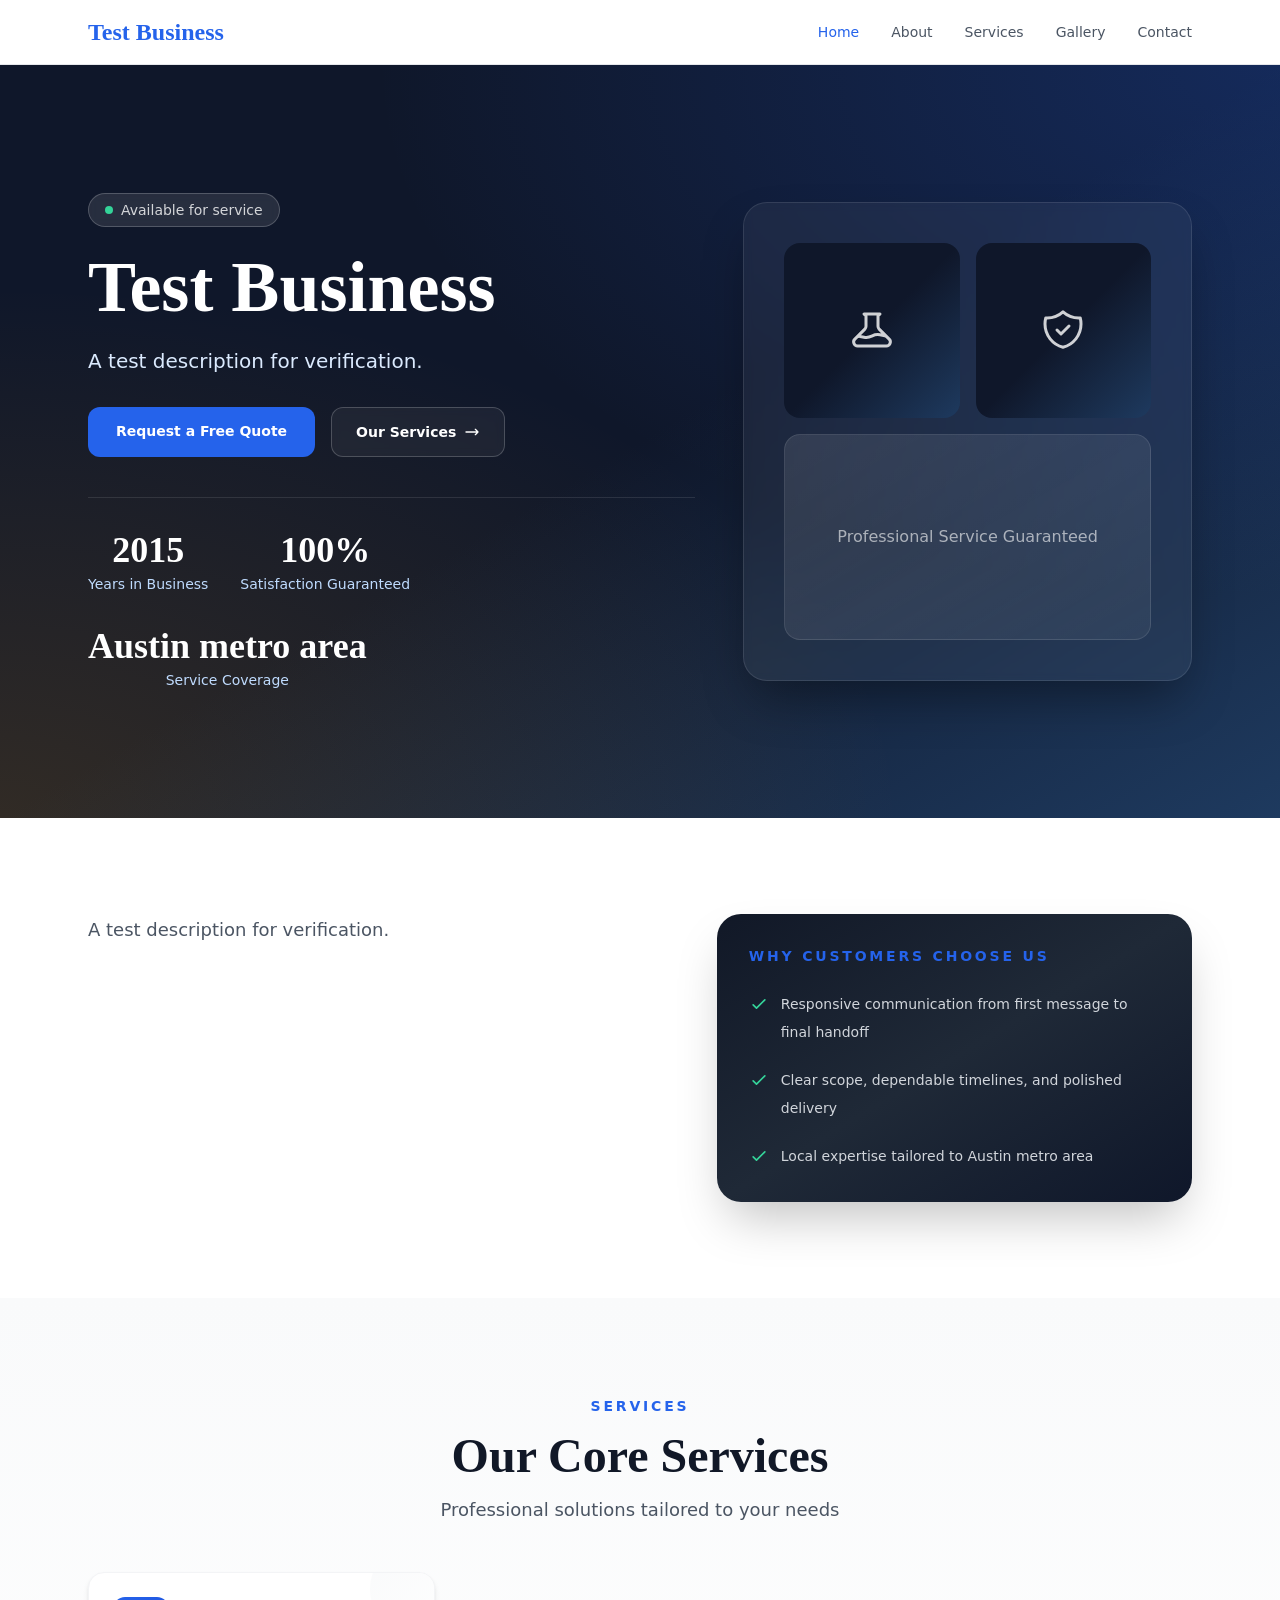
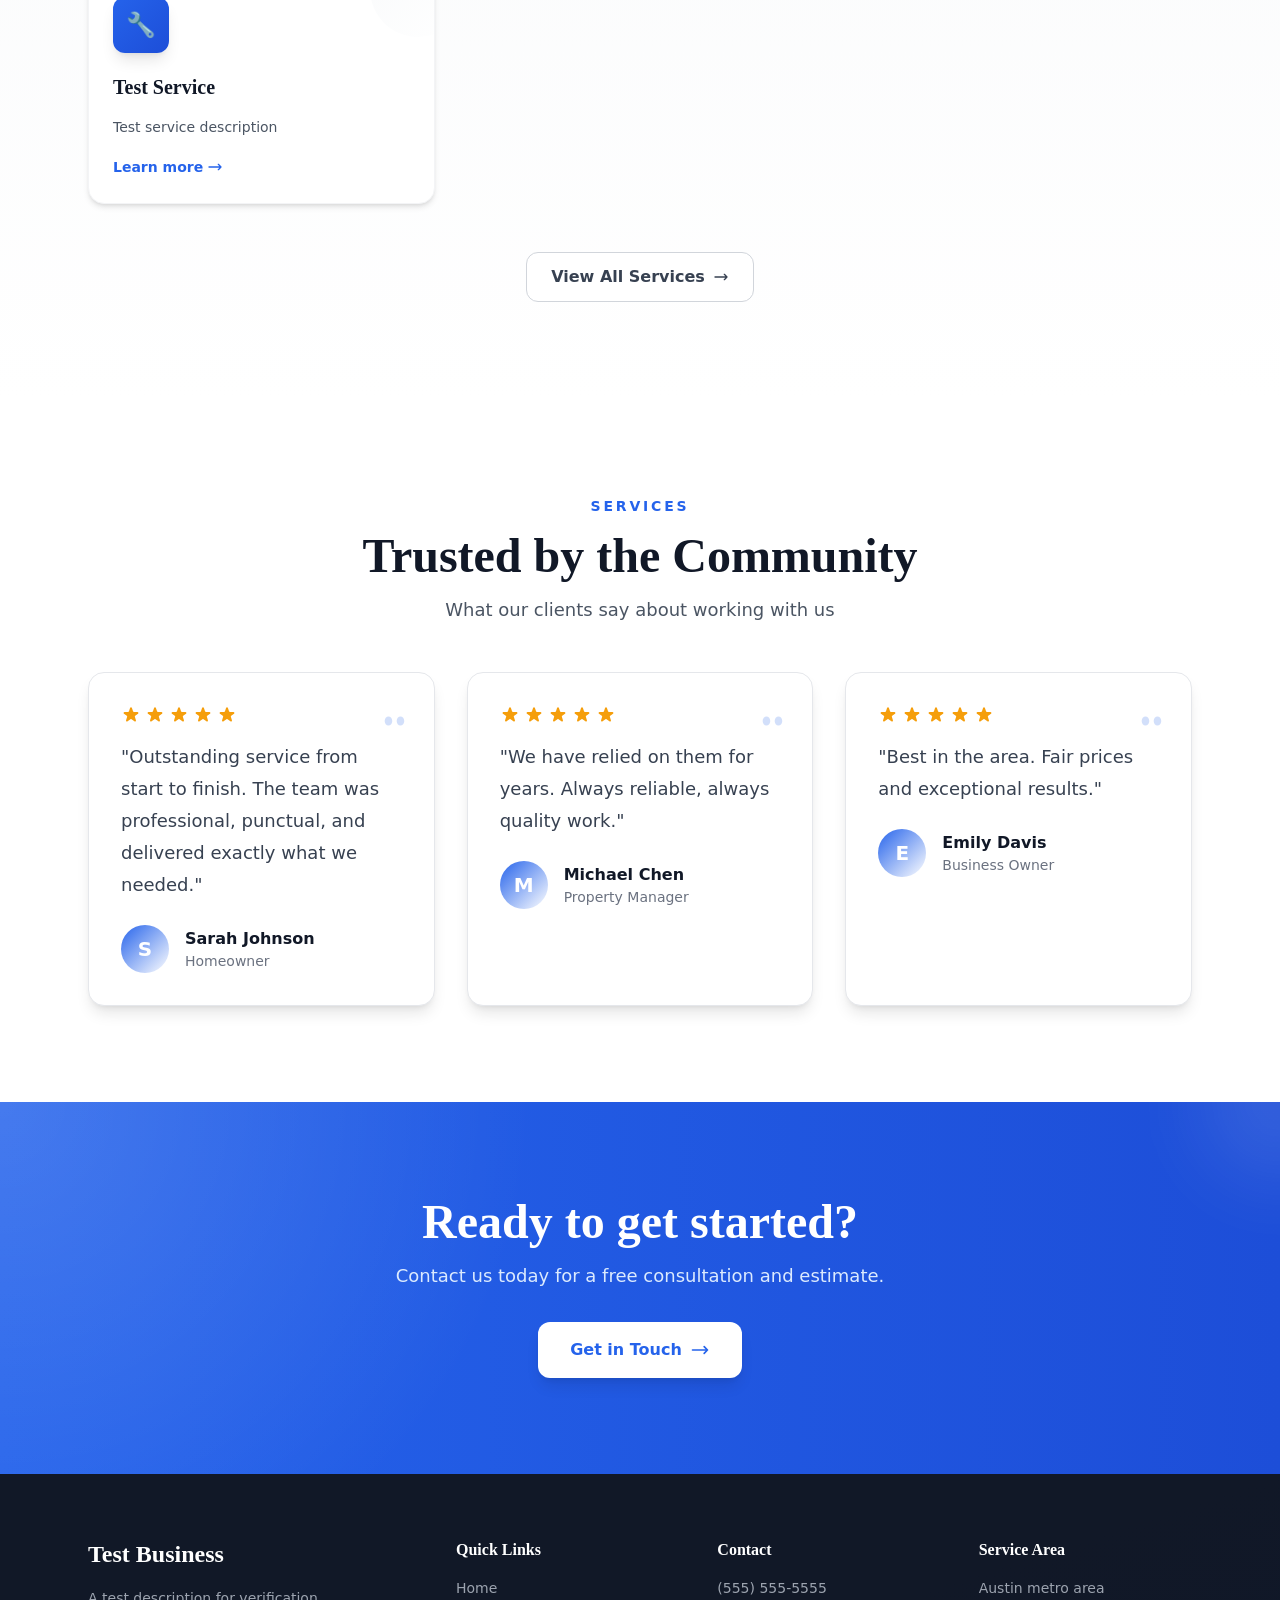
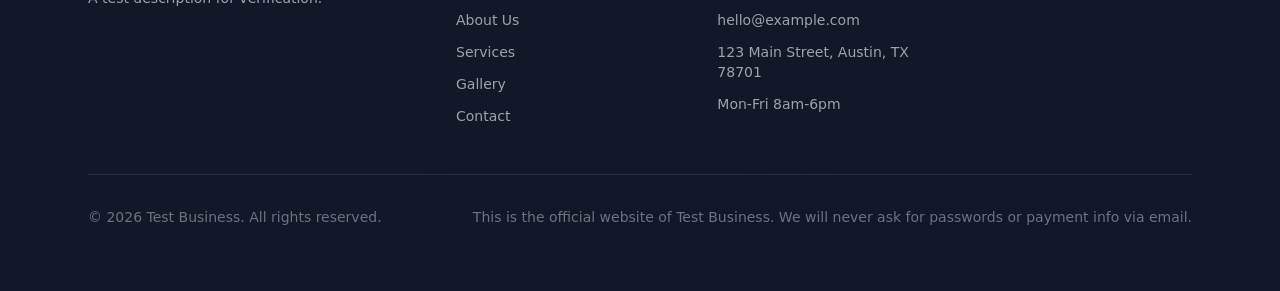
<file: index.html>
<!DOCTYPE html><html lang="en" data-astro-cid-37fxchfa style="--primaryColor: #2563eb;--secondaryColor: #f59e0b;--displayFont: 'Playfair Display', Georgia, serif;--bodyFont: 'Inter', system-ui, sans-serif;"> <head><!-- Primary Meta Tags --><meta charset="utf-8"><meta name="viewport" content="width=device-width, initial-scale=1"><title>Test Business | Plumbing</title><meta name="description" content="A test description for verification."><meta name="author" content="Test Business"><meta name="robots" content="index, follow"><link rel="canonical" href="https://example.com/"><link rel="preconnect" href="https://fonts.googleapis.com"><link rel="preconnect" href="https://fonts.gstatic.com" crossorigin><link href="https://fonts.googleapis.com/css2?family=Inter:wght@400;500;600;700;800&family=Playfair+Display:wght@600;700&family=Cormorant+Garamond:wght@500;600;700&family=DM+Serif+Display:ital@0;1&family=Space+Grotesk:wght@500;700&family=Source+Sans+3:wght@400;500;600;700&display=swap" rel="stylesheet"><!-- Security & Anti-Phishing --><meta http-equiv="X-Frame-Options" content="SAMEORIGIN"><meta http-equiv="X-Content-Type-Options" content="nosniff"><meta http-equiv="X-XSS-Protection" content="1; mode=block"><meta name="referrer" content="strict-origin-when-cross-origin"><meta http-equiv="Content-Security-Policy" content="default-src 'self'; script-src 'self' https://unpkg.com https://cdnjs.cloudflare.com; style-src 'self' 'unsafe-inline' https://fonts.googleapis.com; font-src 'self' https://fonts.gstatic.com; img-src 'self' data: https:; connect-src 'self'; frame-src 'self' https://unpkg.com; base-uri 'self'; form-action 'self'; frame-ancestors 'self'; object-src 'none'"><!-- Open Graph / Facebook --><meta property="og:type" content="website"><meta property="og:url" content="https://example.com/"><meta property="og:title" content="Test Business | Plumbing"><meta property="og:description" content="A test description for verification."><meta property="og:site_name" content="Test Business"><meta property="og:locale" content="en_US"><meta property="og:image" content=""><meta property="og:image:width" content="1200"><meta property="og:image:height" content="630"><meta property="og:image:alt" content="Test Business | Plumbing"><!-- Twitter --><meta name="twitter:card" content="summary_large_image"><meta name="twitter:url" content="https://example.com/"><meta name="twitter:title" content="Test Business | Plumbing"><meta name="twitter:description" content="A test description for verification."><meta name="twitter:image" content=""><!-- Additional SEO --><meta name="geo.placename" content="123 Main Street, Austin, TX 78701"><!-- Structured Data (JSON-LD) --><script type="application/ld+json">{"@context":"https://schema.org","@type":"LocalBusiness","name":"Test Business","description":"A professional local business website.","url":"https://example.com","telephone":"(555) 555-5555","email":"hello@example.com","address":{"@type":"PostalAddress","streetAddress":"123 Main Street, Austin, TX 78701","addressLocality":"","addressRegion":"","postalCode":"","addressCountry":"US"},"openingHours":"Mon-Fri 8am-6pm","sameAs":[]}</script><link rel="stylesheet" href="/_astro/about.DTHhjvrA.css"></head> <body class="bg-white text-gray-900" data-astro-cid-37fxchfa style="--primaryColor: #2563eb;--secondaryColor: #f59e0b;--displayFont: 'Playfair Display', Georgia, serif;--bodyFont: 'Inter', system-ui, sans-serif;"> <a href="#main-content" class="sr-only focus:not-sr-only focus:absolute focus:left-4 focus:top-4 focus:z-50 focus:rounded focus:bg-white focus:px-4 focus:py-2 focus:text-sm focus:font-semibold focus:text-gray-900 focus:shadow" data-astro-cid-37fxchfa style="--primaryColor: #2563eb;--secondaryColor: #f59e0b;--displayFont: 'Playfair Display', Georgia, serif;--bodyFont: 'Inter', system-ui, sans-serif;">
Skip to content
</a> <header class="sticky top-0 z-40 border-b border-gray-200 backdrop-blur bg-white/95" data-astro-cid-37fxchfa style="--primaryColor: #2563eb;--secondaryColor: #f59e0b;--displayFont: 'Playfair Display', Georgia, serif;--bodyFont: 'Inter', system-ui, sans-serif;"> <nav class="mx-auto flex max-w-6xl items-center justify-between px-6 py-4" aria-label="Main navigation" data-astro-cid-37fxchfa style="--primaryColor: #2563eb;--secondaryColor: #f59e0b;--displayFont: 'Playfair Display', Georgia, serif;--bodyFont: 'Inter', system-ui, sans-serif;"> <a href="/" class="font-heading text-2xl font-bold text-primary" data-astro-cid-37fxchfa style="--primaryColor: #2563eb;--secondaryColor: #f59e0b;--displayFont: 'Playfair Display', Georgia, serif;--bodyFont: 'Inter', system-ui, sans-serif;">Test Business</a> <div class="hidden items-center gap-8 md:flex" data-astro-cid-37fxchfa style="--primaryColor: #2563eb;--secondaryColor: #f59e0b;--displayFont: 'Playfair Display', Georgia, serif;--bodyFont: 'Inter', system-ui, sans-serif;"> <a href="/" class="text-sm font-medium transition-colors hover:text-primary text-primary" data-astro-cid-37fxchfa style="--primaryColor: #2563eb;--secondaryColor: #f59e0b;--displayFont: 'Playfair Display', Georgia, serif;--bodyFont: 'Inter', system-ui, sans-serif;"> Home </a><a href="/about/" class="text-sm font-medium transition-colors hover:text-primary text-gray-600" data-astro-cid-37fxchfa style="--primaryColor: #2563eb;--secondaryColor: #f59e0b;--displayFont: 'Playfair Display', Georgia, serif;--bodyFont: 'Inter', system-ui, sans-serif;"> About </a><a href="/services/" class="text-sm font-medium transition-colors hover:text-primary text-gray-600" data-astro-cid-37fxchfa style="--primaryColor: #2563eb;--secondaryColor: #f59e0b;--displayFont: 'Playfair Display', Georgia, serif;--bodyFont: 'Inter', system-ui, sans-serif;"> Services </a><a href="/gallery/" class="text-sm font-medium transition-colors hover:text-primary text-gray-600" data-astro-cid-37fxchfa style="--primaryColor: #2563eb;--secondaryColor: #f59e0b;--displayFont: 'Playfair Display', Georgia, serif;--bodyFont: 'Inter', system-ui, sans-serif;"> Gallery </a><a href="/contact/" class="text-sm font-medium transition-colors hover:text-primary text-gray-600" data-astro-cid-37fxchfa style="--primaryColor: #2563eb;--secondaryColor: #f59e0b;--displayFont: 'Playfair Display', Georgia, serif;--bodyFont: 'Inter', system-ui, sans-serif;"> Contact </a> </div> <details class="relative md:hidden" data-astro-cid-37fxchfa style="--primaryColor: #2563eb;--secondaryColor: #f59e0b;--displayFont: 'Playfair Display', Georgia, serif;--bodyFont: 'Inter', system-ui, sans-serif;"> <summary class="list-none cursor-pointer rounded p-2 text-gray-700 focus:outline-none focus:ring-2 focus:ring-primary focus:ring-offset-2" aria-label="Open mobile navigation" data-astro-cid-37fxchfa style="--primaryColor: #2563eb;--secondaryColor: #f59e0b;--displayFont: 'Playfair Display', Georgia, serif;--bodyFont: 'Inter', system-ui, sans-serif;"> <svg class="h-6 w-6" fill="none" stroke="currentColor" viewBox="0 0 24 24" aria-hidden="true" data-astro-cid-37fxchfa style="--primaryColor: #2563eb;--secondaryColor: #f59e0b;--displayFont: 'Playfair Display', Georgia, serif;--bodyFont: 'Inter', system-ui, sans-serif;"> <path stroke-linecap="round" stroke-linejoin="round" stroke-width="2" d="M4 6h16M4 12h16M4 18h16" data-astro-cid-37fxchfa style="--primaryColor: #2563eb;--secondaryColor: #f59e0b;--displayFont: 'Playfair Display', Georgia, serif;--bodyFont: 'Inter', system-ui, sans-serif;"></path> </svg> </summary> <div class="absolute right-0 mt-3 min-w-48 rounded-xl border p-3 shadow-lg border-gray-200 bg-white" data-astro-cid-37fxchfa style="--primaryColor: #2563eb;--secondaryColor: #f59e0b;--displayFont: 'Playfair Display', Georgia, serif;--bodyFont: 'Inter', system-ui, sans-serif;"> <a href="/" class="block rounded-lg px-3 py-2 text-sm font-medium transition-colors hover:bg-gray-50 hover:text-primary bg-gray-50 text-primary" data-astro-cid-37fxchfa style="--primaryColor: #2563eb;--secondaryColor: #f59e0b;--displayFont: 'Playfair Display', Georgia, serif;--bodyFont: 'Inter', system-ui, sans-serif;"> Home </a><a href="/about/" class="block rounded-lg px-3 py-2 text-sm font-medium transition-colors hover:bg-gray-50 hover:text-primary text-gray-700" data-astro-cid-37fxchfa style="--primaryColor: #2563eb;--secondaryColor: #f59e0b;--displayFont: 'Playfair Display', Georgia, serif;--bodyFont: 'Inter', system-ui, sans-serif;"> About </a><a href="/services/" class="block rounded-lg px-3 py-2 text-sm font-medium transition-colors hover:bg-gray-50 hover:text-primary text-gray-700" data-astro-cid-37fxchfa style="--primaryColor: #2563eb;--secondaryColor: #f59e0b;--displayFont: 'Playfair Display', Georgia, serif;--bodyFont: 'Inter', system-ui, sans-serif;"> Services </a><a href="/gallery/" class="block rounded-lg px-3 py-2 text-sm font-medium transition-colors hover:bg-gray-50 hover:text-primary text-gray-700" data-astro-cid-37fxchfa style="--primaryColor: #2563eb;--secondaryColor: #f59e0b;--displayFont: 'Playfair Display', Georgia, serif;--bodyFont: 'Inter', system-ui, sans-serif;"> Gallery </a><a href="/contact/" class="block rounded-lg px-3 py-2 text-sm font-medium transition-colors hover:bg-gray-50 hover:text-primary text-gray-700" data-astro-cid-37fxchfa style="--primaryColor: #2563eb;--secondaryColor: #f59e0b;--displayFont: 'Playfair Display', Georgia, serif;--bodyFont: 'Inter', system-ui, sans-serif;"> Contact </a> </div> </details> </nav> </header> <main id="main-content" data-astro-cid-37fxchfa style="--primaryColor: #2563eb;--secondaryColor: #f59e0b;--displayFont: 'Playfair Display', Georgia, serif;--bodyFont: 'Inter', system-ui, sans-serif;">  <section class="relative overflow-hidden bg-gradient-to-br from-slate-900 via-slate-900 to-[#1e3a5f] py-20 md:py-28 lg:py-32"> <div class="absolute inset-0 bg-[radial-gradient(ellipse_at_top_right,_rgba(37,99,235,0.25),_transparent_50%)]"></div> <div class="absolute inset-0 bg-[radial-gradient(ellipse_at_bottom_left,_rgba(245,158,11,0.15),_transparent_50%)]"></div> <div class="absolute top-0 right-0 h-96 w-96 translate-x-1/3 -translate-y-1/4 rounded-full bg-primary/10 blur-3xl"></div> <div class="absolute bottom-0 left-0 h-64 w-64 -translate-x-1/4 translate-y-1/4 rounded-full bg-secondary/10 blur-3xl"></div> <div class="relative mx-auto max-w-6xl px-6"> <div class="grid items-center gap-12 lg:grid-cols-[1.15fr_0.85fr]"> <div class="max-w-2xl"> <div class="mb-6 inline-flex items-center gap-2 rounded-full border border-white/20 bg-white/10 px-4 py-1.5 backdrop-blur-sm"> <span class="h-2 w-2 animate-pulse rounded-full bg-emerald-400"></span> <span class="text-sm font-medium text-white/80">Available for service</span> </div> <h1 class="font-heading text-4xl font-bold leading-tight text-white md:text-5xl lg:text-6xl xl:text-7xl"> Test Business </h1> <p class="mt-6 text-lg leading-8 text-blue-100 md:text-xl lg:text-xl"> A test description for verification. </p> <div class="mt-8 flex flex-wrap gap-4"> <a href="/contact" class="group relative overflow-hidden rounded-xl bg-primary px-7 py-3.5 text-sm font-semibold text-white transition-all hover:bg-primary/90 hover:shadow-lg hover:shadow-primary/30 hover:-translate-y-0.5"> <span class="relative z-10">Request a Free Quote</span> <div class="absolute inset-0 -translate-x-full bg-gradient-to-r from-transparent via-white/20 to-transparent transition-transform duration-500 group-hover:translate-x-full"></div> </a> <a href="/services" class="group flex items-center gap-2 rounded-xl border border-white/20 bg-white/5 px-6 py-3.5 text-sm font-semibold text-white backdrop-blur-sm transition-all hover:bg-white/10 hover:border-white/30"> <span>Our Services</span> <svg class="h-4 w-4 transition-transform group-hover:translate-x-0.5" fill="none" stroke="currentColor" viewBox="0 0 24 24"> <path stroke-linecap="round" stroke-linejoin="round" stroke-width="2" d="M17 8l4 4m0 0l-4 4m4-4H3"></path> </svg> </a> </div> <div class="mt-10 flex flex-wrap gap-8 border-t border-white/10 pt-8"> <div class="text-center"> <div class="font-heading text-3xl font-bold text-white md:text-4xl">2015</div> <div class="mt-1 text-sm text-blue-200">Years in Business</div> </div><div class="text-center"> <div class="font-heading text-3xl font-bold text-white md:text-4xl">100%</div> <div class="mt-1 text-sm text-blue-200">Satisfaction Guaranteed</div> </div><div class="text-center"> <div class="font-heading text-3xl font-bold text-white md:text-4xl">Austin metro area</div> <div class="mt-1 text-sm text-blue-200">Service Coverage</div> </div> </div> </div> <div class="relative"> <div class="relative overflow-hidden rounded-3xl border border-white/10 bg-white/5 p-10 shadow-2xl shadow-black/40 backdrop-blur-sm"> <div class="grid grid-cols-2 gap-4"> <div class="aspect-square rounded-2xl bg-gradient-to-br from-primary/30 to-primary/10 flex items-center justify-center"> <svg class="h-12 w-12 text-white/80" fill="none" stroke="currentColor" viewBox="0 0 24 24"> <path stroke-linecap="round" stroke-linejoin="round" stroke-width="1.5" d="M19.428 15.428a2 2 0 00-1.022-.547l-2.384-.477a6 6 0 00-3.86.517l-.318.158a6 6 0 01-3.86.517L6.05 15.21a2 2 0 00-1.806.547M8 4h8l-1 1v5.172a2 2 0 00.586 1.414l5 5c1.26 1.26.367 3.414-1.415 3.414H4.828c-1.782 0-2.674-2.154-1.414-3.414l5-5A2 2 0 009 10.172V5L8 4z"></path> </svg> </div> <div class="aspect-square rounded-2xl bg-gradient-to-br from-secondary/30 to-secondary/10 flex items-center justify-center"> <svg class="h-12 w-12 text-white/80" fill="none" stroke="currentColor" viewBox="0 0 24 24"> <path stroke-linecap="round" stroke-linejoin="round" stroke-width="1.5" d="M9 12l2 2 4-4m5.618-4.016A11.955 11.955 0 0112 2.944a11.955 11.955 0 01-8.618 3.04A12.02 12.02 0 003 9c0 5.591 3.824 10.29 9 11.622 5.176-1.332 9-6.03 9-11.622 0-1.042-.133-2.052-.382-3.016z"></path> </svg> </div> <div class="col-span-2 aspect-video rounded-2xl bg-gradient-to-br from-white/10 to-white/5 flex items-center justify-center border border-white/10"> <span class="text-center text-white/60">Professional Service Guaranteed</span> </div> </div> </div> </div> </div> </div> </section> <section class="py-16 md:py-24 bg-white"> <div class="mx-auto max-w-6xl px-6"> <div class="grid gap-12 lg:grid-cols-[1.1fr_0.9fr]"> <div class="prose max-w-none text-lg leading-8 text-gray-600"> <p>A test description for verification.</p> </div> <aside class="relative overflow-hidden rounded-3xl bg-gradient-to-br from-gray-900 via-gray-800 to-slate-900 p-8 text-white shadow-2xl"> <div class="absolute top-0 right-0 h-32 w-32 translate-x-8 -translate-y-8 rounded-full bg-primary/20 blur-2xl"></div> <div class="relative"> <p class="text-sm font-semibold uppercase tracking-[0.2em] text-primary">Why customers choose us</p> <ul class="mt-6 space-y-5 text-sm leading-7 text-gray-300"> <li class="flex items-start gap-3"> <svg class="mt-1 h-5 w-5 shrink-0 text-emerald-400" fill="none" stroke="currentColor" viewBox="0 0 24 24"> <path stroke-linecap="round" stroke-linejoin="round" stroke-width="2" d="M5 13l4 4L19 7"></path> </svg> <span>Responsive communication from first message to final handoff</span> </li> <li class="flex items-start gap-3"> <svg class="mt-1 h-5 w-5 shrink-0 text-emerald-400" fill="none" stroke="currentColor" viewBox="0 0 24 24"> <path stroke-linecap="round" stroke-linejoin="round" stroke-width="2" d="M5 13l4 4L19 7"></path> </svg> <span>Clear scope, dependable timelines, and polished delivery</span> </li> <li class="flex items-start gap-3"> <svg class="mt-1 h-5 w-5 shrink-0 text-emerald-400" fill="none" stroke="currentColor" viewBox="0 0 24 24"> <path stroke-linecap="round" stroke-linejoin="round" stroke-width="2" d="M5 13l4 4L19 7"></path> </svg> <span>Local expertise tailored to Austin metro area</span> </li> </ul> </div> </aside> </div> </div> </section> <section class="py-16 md:py-24 bg-gradient-to-b from-gray-50 to-white"> <div class="mx-auto max-w-6xl px-6"> <div class="mb-12 text-center"> <span class="mb-4 inline-block text-sm font-semibold uppercase tracking-[0.2em] text-primary">
Services
</span> <h2 class="font-heading text-3xl font-bold md:text-4xl lg:text-5xl text-gray-900"> Our Core Services </h2> <p class="mx-auto mt-4 max-w-2xl text-lg text-center text-gray-600"> Professional solutions tailored to your needs </p> </div> <div class="mt-12 grid gap-8 md:grid-cols-2 lg:grid-cols-3"> <article class="group relative overflow-hidden rounded-2xl border border-gray-100 bg-white p-6 shadow-md transition-all hover:shadow-xl hover:-translate-y-1"> <div class="absolute top-0 right-0 h-24 w-24 translate-x-8 -translate-y-8 rounded-full bg-gradient-to-br from-primary/10 to-secondary/10 transition-transform group-hover:scale-150"></div> <div class="relative"> <div class="flex h-14 w-14 items-center justify-center rounded-xl bg-gradient-to-br from-primary to-[#1d4ed8] text-2xl text-white shadow-lg shadow-primary/20 mb-5"> 🔧 </div> <h3 class="font-heading text-xl font-semibold text-gray-900"> Test Service </h3> <p class="mt-3 text-sm leading-7 text-gray-600"> Test service description </p> <a href="/services" class="mt-4 inline-flex items-center gap-1 text-sm font-semibold text-primary transition-colors group-hover:gap-2">
Learn more
<svg class="h-4 w-4" fill="none" stroke="currentColor" viewBox="0 0 24 24"> <path stroke-linecap="round" stroke-linejoin="round" stroke-width="2" d="M17 8l4 4m0 0l-4 4m4-4H3"></path> </svg> </a> </div> </article> </div> <div class="mt-12 text-center"> <a href="/services" class="inline-flex items-center gap-2 rounded-xl border border-gray-300 bg-white px-6 py-3 font-semibold text-gray-700 transition-all hover:border-primary hover:text-primary">
View All Services
<svg class="h-4 w-4" fill="none" stroke="currentColor" viewBox="0 0 24 24"> <path stroke-linecap="round" stroke-linejoin="round" stroke-width="2" d="M17 8l4 4m0 0l-4 4m4-4H3"></path> </svg> </a> </div> </div> </section> <section class="py-16 md:py-24 bg-white"> <div class="mx-auto max-w-6xl px-6"> <div class="mb-12 text-center"> <span class="mb-4 inline-block text-sm font-semibold uppercase tracking-[0.2em] text-primary">
Services
</span> <h2 class="font-heading text-3xl font-bold md:text-4xl lg:text-5xl text-gray-900"> Trusted by the Community </h2> <p class="mx-auto mt-4 max-w-2xl text-lg text-center text-gray-600"> What our clients say about working with us </p> </div> <div class="mt-12 grid gap-8 md:grid-cols-3"> <article class="relative overflow-hidden rounded-2xl border border-gray-200 bg-white p-8 shadow-lg transition-all hover:shadow-xl"> <div class="absolute top-6 right-6 text-primary"> <svg class="h-8 w-8 opacity-20" fill="currentColor" viewBox="0 0 24 24"> <path d="M14.017 21L14.017 18C14.017 16.0547 15.192 14.6367 16.857 14.6367C18.522 14.6367 19.697 16.0547 19.697 18C19.697 19.9688 18.522 21.3867 16.857 21.3867C15.192 21.3867 14.017 19.9688 14.017 18ZM5.017 21L5.017 18C5.017 16.0547 6.192 14.6367 7.857 14.6367C9.522 14.6367 10.697 16.0547 10.697 18C10.697 19.9688 9.522 21.3867 7.857 21.3867C6.192 21.3867 5.017 19.9688 5.017 18Z"></path> </svg> </div> <div class="relative"> <div class="flex gap-1 mb-4"> <svg class="h-5 w-5 text-secondary" fill="currentColor" viewBox="0 0 20 20"> <path d="M9.049 2.927c.3-.921 1.603-.921 1.902 0l1.07 3.292a1 1 0 00.95.69h3.462c.969 0 1.371 1.24.588 1.81l-2.8 2.034a1 1 0 00-.364 1.118l1.07 3.292c.3.921-.755 1.688-1.54 1.118l-2.8-2.034a1 1 0 00-1.175 0l-2.8 2.034c-.784.57-1.838-.197-1.539-1.118l1.07-3.292a1 1 0 00-.364-1.118L2.98 8.72c-.783-.57-.38-1.81.588-1.81h3.461a1 1 0 00.951-.69l1.07-3.292z"></path> </svg><svg class="h-5 w-5 text-secondary" fill="currentColor" viewBox="0 0 20 20"> <path d="M9.049 2.927c.3-.921 1.603-.921 1.902 0l1.07 3.292a1 1 0 00.95.69h3.462c.969 0 1.371 1.24.588 1.81l-2.8 2.034a1 1 0 00-.364 1.118l1.07 3.292c.3.921-.755 1.688-1.54 1.118l-2.8-2.034a1 1 0 00-1.175 0l-2.8 2.034c-.784.57-1.838-.197-1.539-1.118l1.07-3.292a1 1 0 00-.364-1.118L2.98 8.72c-.783-.57-.38-1.81.588-1.81h3.461a1 1 0 00.951-.69l1.07-3.292z"></path> </svg><svg class="h-5 w-5 text-secondary" fill="currentColor" viewBox="0 0 20 20"> <path d="M9.049 2.927c.3-.921 1.603-.921 1.902 0l1.07 3.292a1 1 0 00.95.69h3.462c.969 0 1.371 1.24.588 1.81l-2.8 2.034a1 1 0 00-.364 1.118l1.07 3.292c.3.921-.755 1.688-1.54 1.118l-2.8-2.034a1 1 0 00-1.175 0l-2.8 2.034c-.784.57-1.838-.197-1.539-1.118l1.07-3.292a1 1 0 00-.364-1.118L2.98 8.72c-.783-.57-.38-1.81.588-1.81h3.461a1 1 0 00.951-.69l1.07-3.292z"></path> </svg><svg class="h-5 w-5 text-secondary" fill="currentColor" viewBox="0 0 20 20"> <path d="M9.049 2.927c.3-.921 1.603-.921 1.902 0l1.07 3.292a1 1 0 00.95.69h3.462c.969 0 1.371 1.24.588 1.81l-2.8 2.034a1 1 0 00-.364 1.118l1.07 3.292c.3.921-.755 1.688-1.54 1.118l-2.8-2.034a1 1 0 00-1.175 0l-2.8 2.034c-.784.57-1.838-.197-1.539-1.118l1.07-3.292a1 1 0 00-.364-1.118L2.98 8.72c-.783-.57-.38-1.81.588-1.81h3.461a1 1 0 00.951-.69l1.07-3.292z"></path> </svg><svg class="h-5 w-5 text-secondary" fill="currentColor" viewBox="0 0 20 20"> <path d="M9.049 2.927c.3-.921 1.603-.921 1.902 0l1.07 3.292a1 1 0 00.95.69h3.462c.969 0 1.371 1.24.588 1.81l-2.8 2.034a1 1 0 00-.364 1.118l1.07 3.292c.3.921-.755 1.688-1.54 1.118l-2.8-2.034a1 1 0 00-1.175 0l-2.8 2.034c-.784.57-1.838-.197-1.539-1.118l1.07-3.292a1 1 0 00-.364-1.118L2.98 8.72c-.783-.57-.38-1.81.588-1.81h3.461a1 1 0 00.951-.69l1.07-3.292z"></path> </svg> </div> <blockquote class="text-lg leading-8 text-gray-700">
"Outstanding service from start to finish. The team was professional, punctual, and delivered exactly what we needed."
</blockquote> <div class="mt-6 flex items-center gap-4"> <div class="flex h-12 w-12 items-center justify-center rounded-full bg-gradient-to-br from-primary to-primary/70 text-xl font-bold text-white"> S </div> <div> <p class="font-semibold text-gray-900">Sarah Johnson</p> <p class="text-sm text-gray-500">Homeowner</p> </div> </div> </div> </article><article class="relative overflow-hidden rounded-2xl border border-gray-200 bg-white p-8 shadow-lg transition-all hover:shadow-xl"> <div class="absolute top-6 right-6 text-primary"> <svg class="h-8 w-8 opacity-20" fill="currentColor" viewBox="0 0 24 24"> <path d="M14.017 21L14.017 18C14.017 16.0547 15.192 14.6367 16.857 14.6367C18.522 14.6367 19.697 16.0547 19.697 18C19.697 19.9688 18.522 21.3867 16.857 21.3867C15.192 21.3867 14.017 19.9688 14.017 18ZM5.017 21L5.017 18C5.017 16.0547 6.192 14.6367 7.857 14.6367C9.522 14.6367 10.697 16.0547 10.697 18C10.697 19.9688 9.522 21.3867 7.857 21.3867C6.192 21.3867 5.017 19.9688 5.017 18Z"></path> </svg> </div> <div class="relative"> <div class="flex gap-1 mb-4"> <svg class="h-5 w-5 text-secondary" fill="currentColor" viewBox="0 0 20 20"> <path d="M9.049 2.927c.3-.921 1.603-.921 1.902 0l1.07 3.292a1 1 0 00.95.69h3.462c.969 0 1.371 1.24.588 1.81l-2.8 2.034a1 1 0 00-.364 1.118l1.07 3.292c.3.921-.755 1.688-1.54 1.118l-2.8-2.034a1 1 0 00-1.175 0l-2.8 2.034c-.784.57-1.838-.197-1.539-1.118l1.07-3.292a1 1 0 00-.364-1.118L2.98 8.72c-.783-.57-.38-1.81.588-1.81h3.461a1 1 0 00.951-.69l1.07-3.292z"></path> </svg><svg class="h-5 w-5 text-secondary" fill="currentColor" viewBox="0 0 20 20"> <path d="M9.049 2.927c.3-.921 1.603-.921 1.902 0l1.07 3.292a1 1 0 00.95.69h3.462c.969 0 1.371 1.24.588 1.81l-2.8 2.034a1 1 0 00-.364 1.118l1.07 3.292c.3.921-.755 1.688-1.54 1.118l-2.8-2.034a1 1 0 00-1.175 0l-2.8 2.034c-.784.57-1.838-.197-1.539-1.118l1.07-3.292a1 1 0 00-.364-1.118L2.98 8.72c-.783-.57-.38-1.81.588-1.81h3.461a1 1 0 00.951-.69l1.07-3.292z"></path> </svg><svg class="h-5 w-5 text-secondary" fill="currentColor" viewBox="0 0 20 20"> <path d="M9.049 2.927c.3-.921 1.603-.921 1.902 0l1.07 3.292a1 1 0 00.95.69h3.462c.969 0 1.371 1.24.588 1.81l-2.8 2.034a1 1 0 00-.364 1.118l1.07 3.292c.3.921-.755 1.688-1.54 1.118l-2.8-2.034a1 1 0 00-1.175 0l-2.8 2.034c-.784.57-1.838-.197-1.539-1.118l1.07-3.292a1 1 0 00-.364-1.118L2.98 8.72c-.783-.57-.38-1.81.588-1.81h3.461a1 1 0 00.951-.69l1.07-3.292z"></path> </svg><svg class="h-5 w-5 text-secondary" fill="currentColor" viewBox="0 0 20 20"> <path d="M9.049 2.927c.3-.921 1.603-.921 1.902 0l1.07 3.292a1 1 0 00.95.69h3.462c.969 0 1.371 1.24.588 1.81l-2.8 2.034a1 1 0 00-.364 1.118l1.07 3.292c.3.921-.755 1.688-1.54 1.118l-2.8-2.034a1 1 0 00-1.175 0l-2.8 2.034c-.784.57-1.838-.197-1.539-1.118l1.07-3.292a1 1 0 00-.364-1.118L2.98 8.72c-.783-.57-.38-1.81.588-1.81h3.461a1 1 0 00.951-.69l1.07-3.292z"></path> </svg><svg class="h-5 w-5 text-secondary" fill="currentColor" viewBox="0 0 20 20"> <path d="M9.049 2.927c.3-.921 1.603-.921 1.902 0l1.07 3.292a1 1 0 00.95.69h3.462c.969 0 1.371 1.24.588 1.81l-2.8 2.034a1 1 0 00-.364 1.118l1.07 3.292c.3.921-.755 1.688-1.54 1.118l-2.8-2.034a1 1 0 00-1.175 0l-2.8 2.034c-.784.57-1.838-.197-1.539-1.118l1.07-3.292a1 1 0 00-.364-1.118L2.98 8.72c-.783-.57-.38-1.81.588-1.81h3.461a1 1 0 00.951-.69l1.07-3.292z"></path> </svg> </div> <blockquote class="text-lg leading-8 text-gray-700">
"We have relied on them for years. Always reliable, always quality work."
</blockquote> <div class="mt-6 flex items-center gap-4"> <div class="flex h-12 w-12 items-center justify-center rounded-full bg-gradient-to-br from-primary to-primary/70 text-xl font-bold text-white"> M </div> <div> <p class="font-semibold text-gray-900">Michael Chen</p> <p class="text-sm text-gray-500">Property Manager</p> </div> </div> </div> </article><article class="relative overflow-hidden rounded-2xl border border-gray-200 bg-white p-8 shadow-lg transition-all hover:shadow-xl"> <div class="absolute top-6 right-6 text-primary"> <svg class="h-8 w-8 opacity-20" fill="currentColor" viewBox="0 0 24 24"> <path d="M14.017 21L14.017 18C14.017 16.0547 15.192 14.6367 16.857 14.6367C18.522 14.6367 19.697 16.0547 19.697 18C19.697 19.9688 18.522 21.3867 16.857 21.3867C15.192 21.3867 14.017 19.9688 14.017 18ZM5.017 21L5.017 18C5.017 16.0547 6.192 14.6367 7.857 14.6367C9.522 14.6367 10.697 16.0547 10.697 18C10.697 19.9688 9.522 21.3867 7.857 21.3867C6.192 21.3867 5.017 19.9688 5.017 18Z"></path> </svg> </div> <div class="relative"> <div class="flex gap-1 mb-4"> <svg class="h-5 w-5 text-secondary" fill="currentColor" viewBox="0 0 20 20"> <path d="M9.049 2.927c.3-.921 1.603-.921 1.902 0l1.07 3.292a1 1 0 00.95.69h3.462c.969 0 1.371 1.24.588 1.81l-2.8 2.034a1 1 0 00-.364 1.118l1.07 3.292c.3.921-.755 1.688-1.54 1.118l-2.8-2.034a1 1 0 00-1.175 0l-2.8 2.034c-.784.57-1.838-.197-1.539-1.118l1.07-3.292a1 1 0 00-.364-1.118L2.98 8.72c-.783-.57-.38-1.81.588-1.81h3.461a1 1 0 00.951-.69l1.07-3.292z"></path> </svg><svg class="h-5 w-5 text-secondary" fill="currentColor" viewBox="0 0 20 20"> <path d="M9.049 2.927c.3-.921 1.603-.921 1.902 0l1.07 3.292a1 1 0 00.95.69h3.462c.969 0 1.371 1.24.588 1.81l-2.8 2.034a1 1 0 00-.364 1.118l1.07 3.292c.3.921-.755 1.688-1.54 1.118l-2.8-2.034a1 1 0 00-1.175 0l-2.8 2.034c-.784.57-1.838-.197-1.539-1.118l1.07-3.292a1 1 0 00-.364-1.118L2.98 8.72c-.783-.57-.38-1.81.588-1.81h3.461a1 1 0 00.951-.69l1.07-3.292z"></path> </svg><svg class="h-5 w-5 text-secondary" fill="currentColor" viewBox="0 0 20 20"> <path d="M9.049 2.927c.3-.921 1.603-.921 1.902 0l1.07 3.292a1 1 0 00.95.69h3.462c.969 0 1.371 1.24.588 1.81l-2.8 2.034a1 1 0 00-.364 1.118l1.07 3.292c.3.921-.755 1.688-1.54 1.118l-2.8-2.034a1 1 0 00-1.175 0l-2.8 2.034c-.784.57-1.838-.197-1.539-1.118l1.07-3.292a1 1 0 00-.364-1.118L2.98 8.72c-.783-.57-.38-1.81.588-1.81h3.461a1 1 0 00.951-.69l1.07-3.292z"></path> </svg><svg class="h-5 w-5 text-secondary" fill="currentColor" viewBox="0 0 20 20"> <path d="M9.049 2.927c.3-.921 1.603-.921 1.902 0l1.07 3.292a1 1 0 00.95.69h3.462c.969 0 1.371 1.24.588 1.81l-2.8 2.034a1 1 0 00-.364 1.118l1.07 3.292c.3.921-.755 1.688-1.54 1.118l-2.8-2.034a1 1 0 00-1.175 0l-2.8 2.034c-.784.57-1.838-.197-1.539-1.118l1.07-3.292a1 1 0 00-.364-1.118L2.98 8.72c-.783-.57-.38-1.81.588-1.81h3.461a1 1 0 00.951-.69l1.07-3.292z"></path> </svg><svg class="h-5 w-5 text-secondary" fill="currentColor" viewBox="0 0 20 20"> <path d="M9.049 2.927c.3-.921 1.603-.921 1.902 0l1.07 3.292a1 1 0 00.95.69h3.462c.969 0 1.371 1.24.588 1.81l-2.8 2.034a1 1 0 00-.364 1.118l1.07 3.292c.3.921-.755 1.688-1.54 1.118l-2.8-2.034a1 1 0 00-1.175 0l-2.8 2.034c-.784.57-1.838-.197-1.539-1.118l1.07-3.292a1 1 0 00-.364-1.118L2.98 8.72c-.783-.57-.38-1.81.588-1.81h3.461a1 1 0 00.951-.69l1.07-3.292z"></path> </svg> </div> <blockquote class="text-lg leading-8 text-gray-700">
"Best in the area. Fair prices and exceptional results."
</blockquote> <div class="mt-6 flex items-center gap-4"> <div class="flex h-12 w-12 items-center justify-center rounded-full bg-gradient-to-br from-primary to-primary/70 text-xl font-bold text-white"> E </div> <div> <p class="font-semibold text-gray-900">Emily Davis</p> <p class="text-sm text-gray-500">Business Owner</p> </div> </div> </div> </article> </div> </div> </section> <section class="relative overflow-hidden bg-gradient-to-r from-primary to-[#1d4ed8] py-16 md:py-24"> <div class="absolute inset-0 bg-[radial-gradient(circle_at_top_left,_rgba(255,255,255,0.15),_transparent_40%)]"></div> <div class="absolute top-0 right-0 h-40 w-40 translate-x-1/2 -translate-y-1/2 rounded-full bg-white/10 blur-2xl"></div> <div class="absolute bottom-0 left-0 h-32 w-32 -translate-x-1/2 translate-y-1/2 rounded-full bg-secondary/20 blur-2xl"></div> <div class="relative mx-auto max-w-4xl px-6 text-center"> <h2 class="font-heading text-3xl font-bold text-white md:text-4xl lg:text-5xl">Ready to get started?</h2> <p class="mx-auto mt-4 max-w-2xl text-lg text-blue-100">Contact us today for a free consultation and estimate.</p> <div class="mt-8"> <a href="/contact" class="inline-flex items-center gap-2 rounded-xl bg-white px-8 py-4 text-base font-semibold text-primary shadow-lg transition-all hover:shadow-xl hover:-translate-y-1"> Get in Touch <svg class="h-5 w-5" fill="none" stroke="currentColor" viewBox="0 0 24 24"> <path stroke-linecap="round" stroke-linejoin="round" stroke-width="2" d="M17 8l4 4m0 0l-4 4m4-4H3"></path> </svg> </a> </div> </div> </section>  </main> <footer class="bg-gradient-to-br from-gray-900 via-gray-900 to-slate-900 text-gray-300 py-16" data-astro-cid-37fxchfa style="--primaryColor: #2563eb;--secondaryColor: #f59e0b;--displayFont: 'Playfair Display', Georgia, serif;--bodyFont: 'Inter', system-ui, sans-serif;"> <div class="mx-auto max-w-6xl px-6" data-astro-cid-37fxchfa style="--primaryColor: #2563eb;--secondaryColor: #f59e0b;--displayFont: 'Playfair Display', Georgia, serif;--bodyFont: 'Inter', system-ui, sans-serif;"> <div class="grid gap-12 md:grid-cols-[1.5fr_1fr_1fr_1fr]" data-astro-cid-37fxchfa style="--primaryColor: #2563eb;--secondaryColor: #f59e0b;--displayFont: 'Playfair Display', Georgia, serif;--bodyFont: 'Inter', system-ui, sans-serif;"> <div data-astro-cid-37fxchfa style="--primaryColor: #2563eb;--secondaryColor: #f59e0b;--displayFont: 'Playfair Display', Georgia, serif;--bodyFont: 'Inter', system-ui, sans-serif;"> <h2 class="font-heading text-2xl font-bold text-white" data-astro-cid-37fxchfa style="--primaryColor: #2563eb;--secondaryColor: #f59e0b;--displayFont: 'Playfair Display', Georgia, serif;--bodyFont: 'Inter', system-ui, sans-serif;">Test Business</h2> <p class="mt-4 text-sm leading-6 text-gray-400 max-w-xs" data-astro-cid-37fxchfa style="--primaryColor: #2563eb;--secondaryColor: #f59e0b;--displayFont: 'Playfair Display', Georgia, serif;--bodyFont: 'Inter', system-ui, sans-serif;">A test description for verification.</p> <div class="mt-6 flex gap-4" data-astro-cid-37fxchfa style="--primaryColor: #2563eb;--secondaryColor: #f59e0b;--displayFont: 'Playfair Display', Georgia, serif;--bodyFont: 'Inter', system-ui, sans-serif;">  </div> </div> <div data-astro-cid-37fxchfa style="--primaryColor: #2563eb;--secondaryColor: #f59e0b;--displayFont: 'Playfair Display', Georgia, serif;--bodyFont: 'Inter', system-ui, sans-serif;"> <h3 class="font-heading text-base font-semibold text-white" data-astro-cid-37fxchfa style="--primaryColor: #2563eb;--secondaryColor: #f59e0b;--displayFont: 'Playfair Display', Georgia, serif;--bodyFont: 'Inter', system-ui, sans-serif;">Quick Links</h3> <ul class="mt-4 space-y-3 text-sm" data-astro-cid-37fxchfa style="--primaryColor: #2563eb;--secondaryColor: #f59e0b;--displayFont: 'Playfair Display', Georgia, serif;--bodyFont: 'Inter', system-ui, sans-serif;"> <li data-astro-cid-37fxchfa style="--primaryColor: #2563eb;--secondaryColor: #f59e0b;--displayFont: 'Playfair Display', Georgia, serif;--bodyFont: 'Inter', system-ui, sans-serif;"><a href="/" class="text-gray-400 transition-colors hover:text-primary" data-astro-cid-37fxchfa style="--primaryColor: #2563eb;--secondaryColor: #f59e0b;--displayFont: 'Playfair Display', Georgia, serif;--bodyFont: 'Inter', system-ui, sans-serif;">Home</a></li> <li data-astro-cid-37fxchfa style="--primaryColor: #2563eb;--secondaryColor: #f59e0b;--displayFont: 'Playfair Display', Georgia, serif;--bodyFont: 'Inter', system-ui, sans-serif;"><a href="/about/" class="text-gray-400 transition-colors hover:text-primary" data-astro-cid-37fxchfa style="--primaryColor: #2563eb;--secondaryColor: #f59e0b;--displayFont: 'Playfair Display', Georgia, serif;--bodyFont: 'Inter', system-ui, sans-serif;">About Us</a></li> <li data-astro-cid-37fxchfa style="--primaryColor: #2563eb;--secondaryColor: #f59e0b;--displayFont: 'Playfair Display', Georgia, serif;--bodyFont: 'Inter', system-ui, sans-serif;"><a href="/services/" class="text-gray-400 transition-colors hover:text-primary" data-astro-cid-37fxchfa style="--primaryColor: #2563eb;--secondaryColor: #f59e0b;--displayFont: 'Playfair Display', Georgia, serif;--bodyFont: 'Inter', system-ui, sans-serif;">Services</a></li> <li data-astro-cid-37fxchfa style="--primaryColor: #2563eb;--secondaryColor: #f59e0b;--displayFont: 'Playfair Display', Georgia, serif;--bodyFont: 'Inter', system-ui, sans-serif;"><a href="/gallery/" class="text-gray-400 transition-colors hover:text-primary" data-astro-cid-37fxchfa style="--primaryColor: #2563eb;--secondaryColor: #f59e0b;--displayFont: 'Playfair Display', Georgia, serif;--bodyFont: 'Inter', system-ui, sans-serif;">Gallery</a></li> <li data-astro-cid-37fxchfa style="--primaryColor: #2563eb;--secondaryColor: #f59e0b;--displayFont: 'Playfair Display', Georgia, serif;--bodyFont: 'Inter', system-ui, sans-serif;"><a href="/contact/" class="text-gray-400 transition-colors hover:text-primary" data-astro-cid-37fxchfa style="--primaryColor: #2563eb;--secondaryColor: #f59e0b;--displayFont: 'Playfair Display', Georgia, serif;--bodyFont: 'Inter', system-ui, sans-serif;">Contact</a></li> </ul> </div> <div data-astro-cid-37fxchfa style="--primaryColor: #2563eb;--secondaryColor: #f59e0b;--displayFont: 'Playfair Display', Georgia, serif;--bodyFont: 'Inter', system-ui, sans-serif;"> <h3 class="font-heading text-base font-semibold text-white" data-astro-cid-37fxchfa style="--primaryColor: #2563eb;--secondaryColor: #f59e0b;--displayFont: 'Playfair Display', Georgia, serif;--bodyFont: 'Inter', system-ui, sans-serif;">Contact</h3> <div class="mt-4 space-y-3 text-sm text-gray-400" data-astro-cid-37fxchfa style="--primaryColor: #2563eb;--secondaryColor: #f59e0b;--displayFont: 'Playfair Display', Georgia, serif;--bodyFont: 'Inter', system-ui, sans-serif;"> <p data-astro-cid-37fxchfa style="--primaryColor: #2563eb;--secondaryColor: #f59e0b;--displayFont: 'Playfair Display', Georgia, serif;--bodyFont: 'Inter', system-ui, sans-serif;"><a href="tel:(555) 555-5555" class="hover:text-primary transition-colors" data-astro-cid-37fxchfa style="--primaryColor: #2563eb;--secondaryColor: #f59e0b;--displayFont: 'Playfair Display', Georgia, serif;--bodyFont: 'Inter', system-ui, sans-serif;">(555) 555-5555</a></p> <p data-astro-cid-37fxchfa style="--primaryColor: #2563eb;--secondaryColor: #f59e0b;--displayFont: 'Playfair Display', Georgia, serif;--bodyFont: 'Inter', system-ui, sans-serif;"><a href="mailto:hello@example.com" class="hover:text-primary transition-colors" data-astro-cid-37fxchfa style="--primaryColor: #2563eb;--secondaryColor: #f59e0b;--displayFont: 'Playfair Display', Georgia, serif;--bodyFont: 'Inter', system-ui, sans-serif;">hello@example.com</a></p> <p data-astro-cid-37fxchfa style="--primaryColor: #2563eb;--secondaryColor: #f59e0b;--displayFont: 'Playfair Display', Georgia, serif;--bodyFont: 'Inter', system-ui, sans-serif;">123 Main Street, Austin, TX 78701</p> <p data-astro-cid-37fxchfa style="--primaryColor: #2563eb;--secondaryColor: #f59e0b;--displayFont: 'Playfair Display', Georgia, serif;--bodyFont: 'Inter', system-ui, sans-serif;">Mon-Fri 8am-6pm</p> </div> </div> <div data-astro-cid-37fxchfa style="--primaryColor: #2563eb;--secondaryColor: #f59e0b;--displayFont: 'Playfair Display', Georgia, serif;--bodyFont: 'Inter', system-ui, sans-serif;"> <h3 class="font-heading text-base font-semibold text-white" data-astro-cid-37fxchfa style="--primaryColor: #2563eb;--secondaryColor: #f59e0b;--displayFont: 'Playfair Display', Georgia, serif;--bodyFont: 'Inter', system-ui, sans-serif;">Service Area</h3> <p class="mt-4 text-sm text-gray-400" data-astro-cid-37fxchfa style="--primaryColor: #2563eb;--secondaryColor: #f59e0b;--displayFont: 'Playfair Display', Georgia, serif;--bodyFont: 'Inter', system-ui, sans-serif;">Austin metro area</p> </div> </div> <div class="mt-12 border-t border-white/10 pt-8" data-astro-cid-37fxchfa style="--primaryColor: #2563eb;--secondaryColor: #f59e0b;--displayFont: 'Playfair Display', Georgia, serif;--bodyFont: 'Inter', system-ui, sans-serif;"> <div class="flex flex-col gap-4 md:flex-row md:items-center md:justify-between" data-astro-cid-37fxchfa style="--primaryColor: #2563eb;--secondaryColor: #f59e0b;--displayFont: 'Playfair Display', Georgia, serif;--bodyFont: 'Inter', system-ui, sans-serif;"> <p class="text-sm text-gray-500" data-astro-cid-37fxchfa style="--primaryColor: #2563eb;--secondaryColor: #f59e0b;--displayFont: 'Playfair Display', Georgia, serif;--bodyFont: 'Inter', system-ui, sans-serif;">
&copy; 2026 Test Business. All rights reserved.
</p> <p class="text-sm text-gray-500" data-astro-cid-37fxchfa style="--primaryColor: #2563eb;--secondaryColor: #f59e0b;--displayFont: 'Playfair Display', Georgia, serif;--bodyFont: 'Inter', system-ui, sans-serif;">
This is the official website of Test Business. We will never ask for passwords or payment info via email.
</p> </div> </div> </div> </footer> </body></html>
</file>
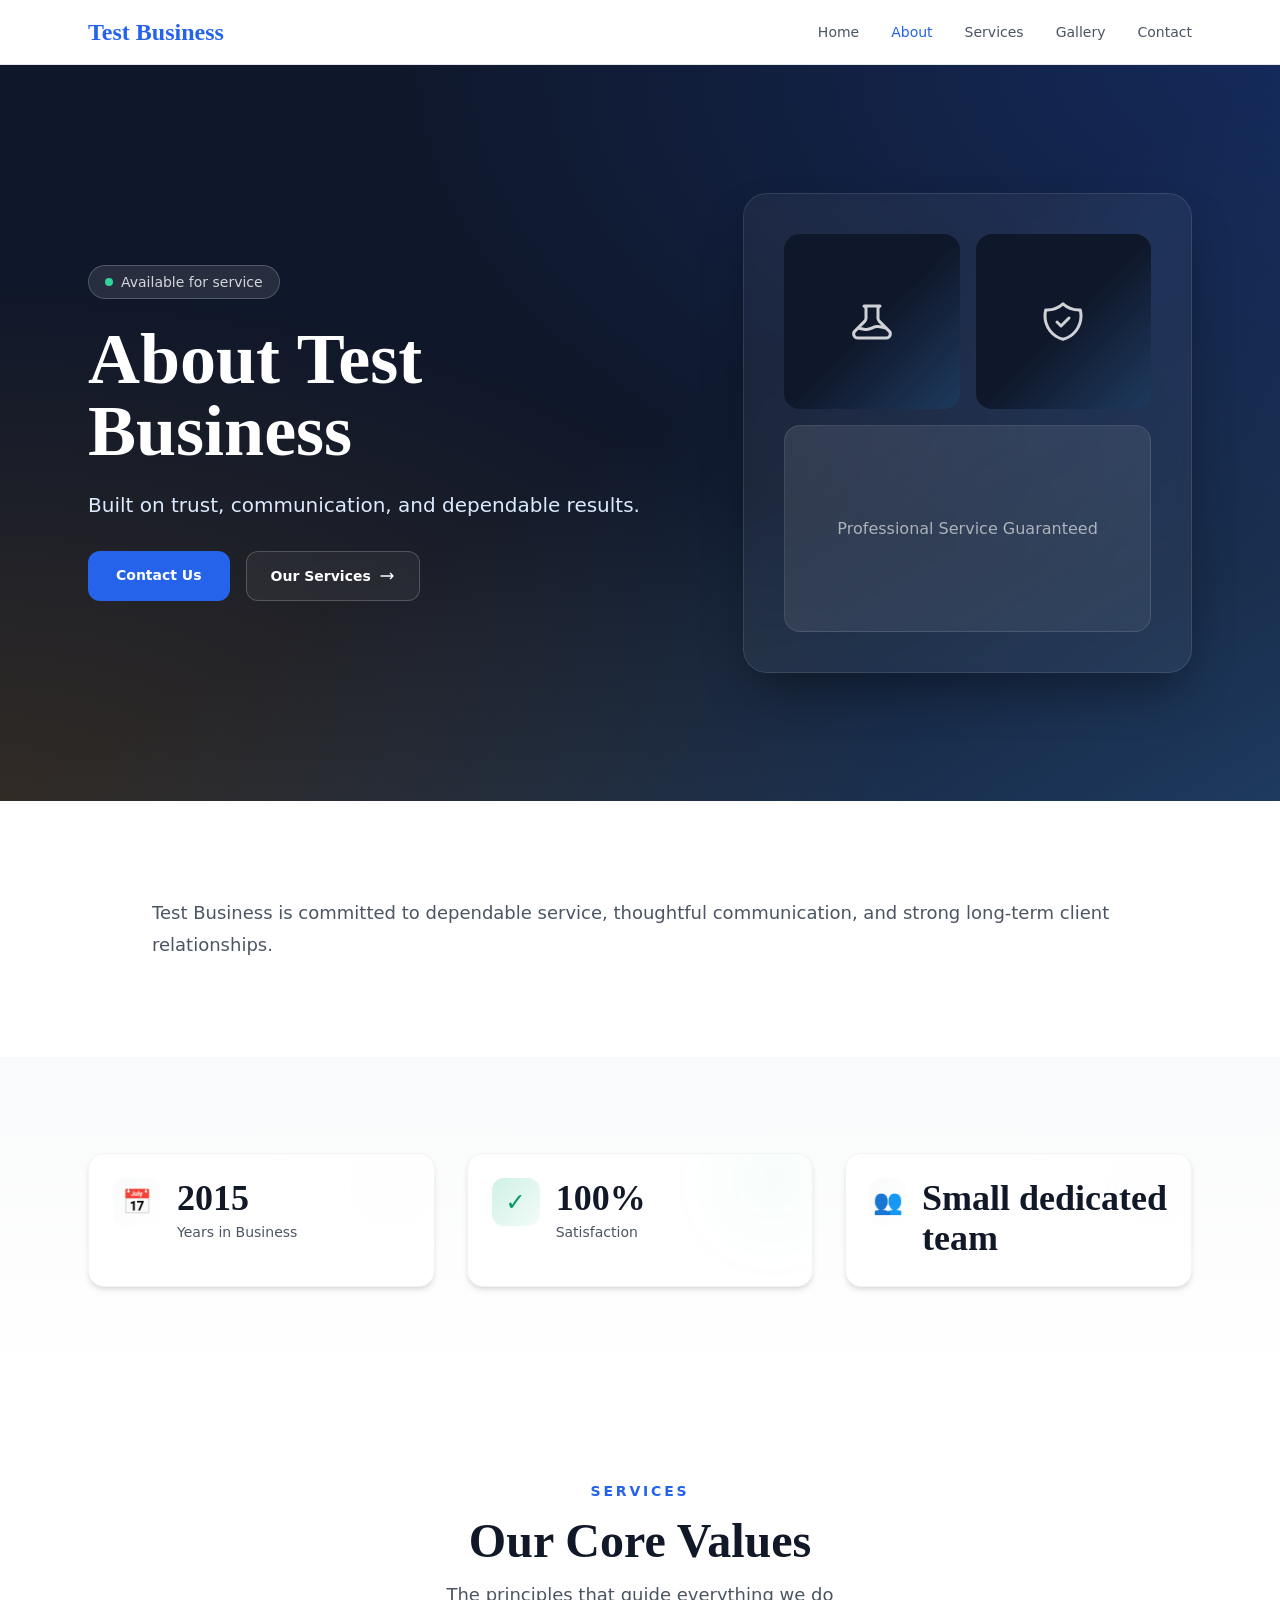
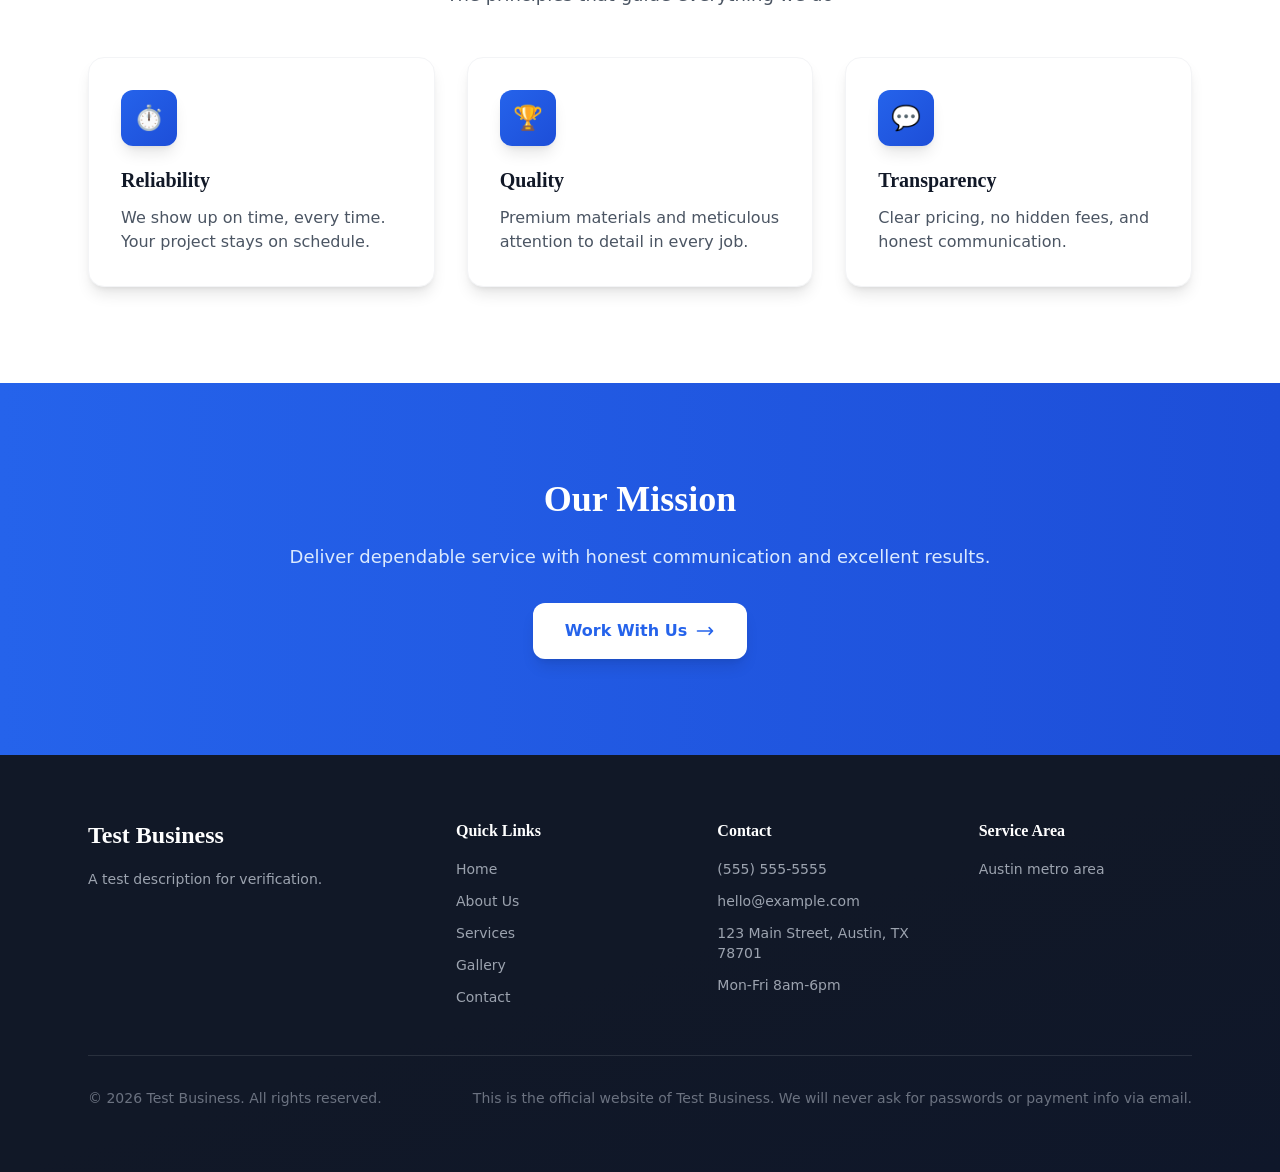
<file: about/index.html>
<!DOCTYPE html><html lang="en" data-astro-cid-37fxchfa style="--primaryColor: #2563eb;--secondaryColor: #f59e0b;--displayFont: 'Playfair Display', Georgia, serif;--bodyFont: 'Inter', system-ui, sans-serif;"> <head><!-- Primary Meta Tags --><meta charset="utf-8"><meta name="viewport" content="width=device-width, initial-scale=1"><title>About Test Business</title><meta name="description" content="Learn about Test Business, the team, and the values behind the work."><meta name="author" content="Test Business"><meta name="robots" content="index, follow"><link rel="canonical" href="https://example.com/about/"><link rel="preconnect" href="https://fonts.googleapis.com"><link rel="preconnect" href="https://fonts.gstatic.com" crossorigin><link href="https://fonts.googleapis.com/css2?family=Inter:wght@400;500;600;700;800&family=Playfair+Display:wght@600;700&family=Cormorant+Garamond:wght@500;600;700&family=DM+Serif+Display:ital@0;1&family=Space+Grotesk:wght@500;700&family=Source+Sans+3:wght@400;500;600;700&display=swap" rel="stylesheet"><!-- Security & Anti-Phishing --><meta http-equiv="X-Frame-Options" content="SAMEORIGIN"><meta http-equiv="X-Content-Type-Options" content="nosniff"><meta http-equiv="X-XSS-Protection" content="1; mode=block"><meta name="referrer" content="strict-origin-when-cross-origin"><meta http-equiv="Content-Security-Policy" content="default-src 'self'; script-src 'self' https://unpkg.com https://cdnjs.cloudflare.com; style-src 'self' 'unsafe-inline' https://fonts.googleapis.com; font-src 'self' https://fonts.gstatic.com; img-src 'self' data: https:; connect-src 'self'; frame-src 'self' https://unpkg.com; base-uri 'self'; form-action 'self'; frame-ancestors 'self'; object-src 'none'"><!-- Open Graph / Facebook --><meta property="og:type" content="website"><meta property="og:url" content="https://example.com/about/"><meta property="og:title" content="About Test Business"><meta property="og:description" content="Learn about Test Business, the team, and the values behind the work."><meta property="og:site_name" content="Test Business"><meta property="og:locale" content="en_US"><meta property="og:image" content=""><meta property="og:image:width" content="1200"><meta property="og:image:height" content="630"><meta property="og:image:alt" content="About Test Business"><!-- Twitter --><meta name="twitter:card" content="summary_large_image"><meta name="twitter:url" content="https://example.com/about/"><meta name="twitter:title" content="About Test Business"><meta name="twitter:description" content="Learn about Test Business, the team, and the values behind the work."><meta name="twitter:image" content=""><!-- Additional SEO --><meta name="geo.placename" content="123 Main Street, Austin, TX 78701"><!-- Structured Data (JSON-LD) --><script type="application/ld+json">{"@context":"https://schema.org","@type":"LocalBusiness","name":"Test Business","description":"A professional local business website.","url":"https://example.com","telephone":"(555) 555-5555","email":"hello@example.com","address":{"@type":"PostalAddress","streetAddress":"123 Main Street, Austin, TX 78701","addressLocality":"","addressRegion":"","postalCode":"","addressCountry":"US"},"openingHours":"Mon-Fri 8am-6pm","sameAs":[]}</script><link rel="stylesheet" href="/_astro/about.DTHhjvrA.css"></head> <body class="bg-white text-gray-900" data-astro-cid-37fxchfa style="--primaryColor: #2563eb;--secondaryColor: #f59e0b;--displayFont: 'Playfair Display', Georgia, serif;--bodyFont: 'Inter', system-ui, sans-serif;"> <a href="#main-content" class="sr-only focus:not-sr-only focus:absolute focus:left-4 focus:top-4 focus:z-50 focus:rounded focus:bg-white focus:px-4 focus:py-2 focus:text-sm focus:font-semibold focus:text-gray-900 focus:shadow" data-astro-cid-37fxchfa style="--primaryColor: #2563eb;--secondaryColor: #f59e0b;--displayFont: 'Playfair Display', Georgia, serif;--bodyFont: 'Inter', system-ui, sans-serif;">
Skip to content
</a> <header class="sticky top-0 z-40 border-b border-gray-200 backdrop-blur bg-white/95" data-astro-cid-37fxchfa style="--primaryColor: #2563eb;--secondaryColor: #f59e0b;--displayFont: 'Playfair Display', Georgia, serif;--bodyFont: 'Inter', system-ui, sans-serif;"> <nav class="mx-auto flex max-w-6xl items-center justify-between px-6 py-4" aria-label="Main navigation" data-astro-cid-37fxchfa style="--primaryColor: #2563eb;--secondaryColor: #f59e0b;--displayFont: 'Playfair Display', Georgia, serif;--bodyFont: 'Inter', system-ui, sans-serif;"> <a href="/" class="font-heading text-2xl font-bold text-primary" data-astro-cid-37fxchfa style="--primaryColor: #2563eb;--secondaryColor: #f59e0b;--displayFont: 'Playfair Display', Georgia, serif;--bodyFont: 'Inter', system-ui, sans-serif;">Test Business</a> <div class="hidden items-center gap-8 md:flex" data-astro-cid-37fxchfa style="--primaryColor: #2563eb;--secondaryColor: #f59e0b;--displayFont: 'Playfair Display', Georgia, serif;--bodyFont: 'Inter', system-ui, sans-serif;"> <a href="/" class="text-sm font-medium transition-colors hover:text-primary text-gray-600" data-astro-cid-37fxchfa style="--primaryColor: #2563eb;--secondaryColor: #f59e0b;--displayFont: 'Playfair Display', Georgia, serif;--bodyFont: 'Inter', system-ui, sans-serif;"> Home </a><a href="/about/" class="text-sm font-medium transition-colors hover:text-primary text-primary" data-astro-cid-37fxchfa style="--primaryColor: #2563eb;--secondaryColor: #f59e0b;--displayFont: 'Playfair Display', Georgia, serif;--bodyFont: 'Inter', system-ui, sans-serif;"> About </a><a href="/services/" class="text-sm font-medium transition-colors hover:text-primary text-gray-600" data-astro-cid-37fxchfa style="--primaryColor: #2563eb;--secondaryColor: #f59e0b;--displayFont: 'Playfair Display', Georgia, serif;--bodyFont: 'Inter', system-ui, sans-serif;"> Services </a><a href="/gallery/" class="text-sm font-medium transition-colors hover:text-primary text-gray-600" data-astro-cid-37fxchfa style="--primaryColor: #2563eb;--secondaryColor: #f59e0b;--displayFont: 'Playfair Display', Georgia, serif;--bodyFont: 'Inter', system-ui, sans-serif;"> Gallery </a><a href="/contact/" class="text-sm font-medium transition-colors hover:text-primary text-gray-600" data-astro-cid-37fxchfa style="--primaryColor: #2563eb;--secondaryColor: #f59e0b;--displayFont: 'Playfair Display', Georgia, serif;--bodyFont: 'Inter', system-ui, sans-serif;"> Contact </a> </div> <details class="relative md:hidden" data-astro-cid-37fxchfa style="--primaryColor: #2563eb;--secondaryColor: #f59e0b;--displayFont: 'Playfair Display', Georgia, serif;--bodyFont: 'Inter', system-ui, sans-serif;"> <summary class="list-none cursor-pointer rounded p-2 text-gray-700 focus:outline-none focus:ring-2 focus:ring-primary focus:ring-offset-2" aria-label="Open mobile navigation" data-astro-cid-37fxchfa style="--primaryColor: #2563eb;--secondaryColor: #f59e0b;--displayFont: 'Playfair Display', Georgia, serif;--bodyFont: 'Inter', system-ui, sans-serif;"> <svg class="h-6 w-6" fill="none" stroke="currentColor" viewBox="0 0 24 24" aria-hidden="true" data-astro-cid-37fxchfa style="--primaryColor: #2563eb;--secondaryColor: #f59e0b;--displayFont: 'Playfair Display', Georgia, serif;--bodyFont: 'Inter', system-ui, sans-serif;"> <path stroke-linecap="round" stroke-linejoin="round" stroke-width="2" d="M4 6h16M4 12h16M4 18h16" data-astro-cid-37fxchfa style="--primaryColor: #2563eb;--secondaryColor: #f59e0b;--displayFont: 'Playfair Display', Georgia, serif;--bodyFont: 'Inter', system-ui, sans-serif;"></path> </svg> </summary> <div class="absolute right-0 mt-3 min-w-48 rounded-xl border p-3 shadow-lg border-gray-200 bg-white" data-astro-cid-37fxchfa style="--primaryColor: #2563eb;--secondaryColor: #f59e0b;--displayFont: 'Playfair Display', Georgia, serif;--bodyFont: 'Inter', system-ui, sans-serif;"> <a href="/" class="block rounded-lg px-3 py-2 text-sm font-medium transition-colors hover:bg-gray-50 hover:text-primary text-gray-700" data-astro-cid-37fxchfa style="--primaryColor: #2563eb;--secondaryColor: #f59e0b;--displayFont: 'Playfair Display', Georgia, serif;--bodyFont: 'Inter', system-ui, sans-serif;"> Home </a><a href="/about/" class="block rounded-lg px-3 py-2 text-sm font-medium transition-colors hover:bg-gray-50 hover:text-primary bg-gray-50 text-primary" data-astro-cid-37fxchfa style="--primaryColor: #2563eb;--secondaryColor: #f59e0b;--displayFont: 'Playfair Display', Georgia, serif;--bodyFont: 'Inter', system-ui, sans-serif;"> About </a><a href="/services/" class="block rounded-lg px-3 py-2 text-sm font-medium transition-colors hover:bg-gray-50 hover:text-primary text-gray-700" data-astro-cid-37fxchfa style="--primaryColor: #2563eb;--secondaryColor: #f59e0b;--displayFont: 'Playfair Display', Georgia, serif;--bodyFont: 'Inter', system-ui, sans-serif;"> Services </a><a href="/gallery/" class="block rounded-lg px-3 py-2 text-sm font-medium transition-colors hover:bg-gray-50 hover:text-primary text-gray-700" data-astro-cid-37fxchfa style="--primaryColor: #2563eb;--secondaryColor: #f59e0b;--displayFont: 'Playfair Display', Georgia, serif;--bodyFont: 'Inter', system-ui, sans-serif;"> Gallery </a><a href="/contact/" class="block rounded-lg px-3 py-2 text-sm font-medium transition-colors hover:bg-gray-50 hover:text-primary text-gray-700" data-astro-cid-37fxchfa style="--primaryColor: #2563eb;--secondaryColor: #f59e0b;--displayFont: 'Playfair Display', Georgia, serif;--bodyFont: 'Inter', system-ui, sans-serif;"> Contact </a> </div> </details> </nav> </header> <main id="main-content" data-astro-cid-37fxchfa style="--primaryColor: #2563eb;--secondaryColor: #f59e0b;--displayFont: 'Playfair Display', Georgia, serif;--bodyFont: 'Inter', system-ui, sans-serif;">  <section class="relative overflow-hidden bg-gradient-to-br from-slate-900 via-slate-900 to-[#1e3a5f] py-20 md:py-28 lg:py-32"> <div class="absolute inset-0 bg-[radial-gradient(ellipse_at_top_right,_rgba(37,99,235,0.25),_transparent_50%)]"></div> <div class="absolute inset-0 bg-[radial-gradient(ellipse_at_bottom_left,_rgba(245,158,11,0.15),_transparent_50%)]"></div> <div class="absolute top-0 right-0 h-96 w-96 translate-x-1/3 -translate-y-1/4 rounded-full bg-primary/10 blur-3xl"></div> <div class="absolute bottom-0 left-0 h-64 w-64 -translate-x-1/4 translate-y-1/4 rounded-full bg-secondary/10 blur-3xl"></div> <div class="relative mx-auto max-w-6xl px-6"> <div class="grid items-center gap-12 lg:grid-cols-[1.15fr_0.85fr]"> <div class="max-w-2xl"> <div class="mb-6 inline-flex items-center gap-2 rounded-full border border-white/20 bg-white/10 px-4 py-1.5 backdrop-blur-sm"> <span class="h-2 w-2 animate-pulse rounded-full bg-emerald-400"></span> <span class="text-sm font-medium text-white/80">Available for service</span> </div> <h1 class="font-heading text-4xl font-bold leading-tight text-white md:text-5xl lg:text-6xl xl:text-7xl"> About Test Business </h1> <p class="mt-6 text-lg leading-8 text-blue-100 md:text-xl lg:text-xl"> Built on trust, communication, and dependable results. </p> <div class="mt-8 flex flex-wrap gap-4"> <a href="/contact" class="group relative overflow-hidden rounded-xl bg-primary px-7 py-3.5 text-sm font-semibold text-white transition-all hover:bg-primary/90 hover:shadow-lg hover:shadow-primary/30 hover:-translate-y-0.5"> <span class="relative z-10">Contact Us</span> <div class="absolute inset-0 -translate-x-full bg-gradient-to-r from-transparent via-white/20 to-transparent transition-transform duration-500 group-hover:translate-x-full"></div> </a> <a href="/services" class="group flex items-center gap-2 rounded-xl border border-white/20 bg-white/5 px-6 py-3.5 text-sm font-semibold text-white backdrop-blur-sm transition-all hover:bg-white/10 hover:border-white/30"> <span>Our Services</span> <svg class="h-4 w-4 transition-transform group-hover:translate-x-0.5" fill="none" stroke="currentColor" viewBox="0 0 24 24"> <path stroke-linecap="round" stroke-linejoin="round" stroke-width="2" d="M17 8l4 4m0 0l-4 4m4-4H3"></path> </svg> </a> </div>  </div> <div class="relative"> <div class="relative overflow-hidden rounded-3xl border border-white/10 bg-white/5 p-10 shadow-2xl shadow-black/40 backdrop-blur-sm"> <div class="grid grid-cols-2 gap-4"> <div class="aspect-square rounded-2xl bg-gradient-to-br from-primary/30 to-primary/10 flex items-center justify-center"> <svg class="h-12 w-12 text-white/80" fill="none" stroke="currentColor" viewBox="0 0 24 24"> <path stroke-linecap="round" stroke-linejoin="round" stroke-width="1.5" d="M19.428 15.428a2 2 0 00-1.022-.547l-2.384-.477a6 6 0 00-3.86.517l-.318.158a6 6 0 01-3.86.517L6.05 15.21a2 2 0 00-1.806.547M8 4h8l-1 1v5.172a2 2 0 00.586 1.414l5 5c1.26 1.26.367 3.414-1.415 3.414H4.828c-1.782 0-2.674-2.154-1.414-3.414l5-5A2 2 0 009 10.172V5L8 4z"></path> </svg> </div> <div class="aspect-square rounded-2xl bg-gradient-to-br from-secondary/30 to-secondary/10 flex items-center justify-center"> <svg class="h-12 w-12 text-white/80" fill="none" stroke="currentColor" viewBox="0 0 24 24"> <path stroke-linecap="round" stroke-linejoin="round" stroke-width="1.5" d="M9 12l2 2 4-4m5.618-4.016A11.955 11.955 0 0112 2.944a11.955 11.955 0 01-8.618 3.04A12.02 12.02 0 003 9c0 5.591 3.824 10.29 9 11.622 5.176-1.332 9-6.03 9-11.622 0-1.042-.133-2.052-.382-3.016z"></path> </svg> </div> <div class="col-span-2 aspect-video rounded-2xl bg-gradient-to-br from-white/10 to-white/5 flex items-center justify-center border border-white/10"> <span class="text-center text-white/60">Professional Service Guaranteed</span> </div> </div> </div> </div> </div> </div> </section> <section class="py-16 md:py-24 bg-white"> <div class="mx-auto max-w-5xl px-6"> <div class="prose max-w-none text-lg leading-8 text-gray-600"> <p>Test Business is committed to dependable service, thoughtful communication, and strong long-term client relationships.</p> </div> </div> </section> <section class="py-16 md:py-24 bg-gradient-to-b from-gray-50 to-white"> <div class="mx-auto max-w-6xl px-6"> <div class="grid gap-8 md:grid-cols-3"> <div class="group relative overflow-hidden rounded-2xl border border-gray-100 bg-white p-6 shadow-md transition-all hover:shadow-lg"> <div class="absolute -right-4 -top-4 h-24 w-24 rounded-full bg-gradient-to-br opacity-50 blur-2xl transition-transform group-hover:scale-150 from-primary/20"></div> <div class="relative flex items-start gap-4"> <div class="flex h-12 w-12 items-center justify-center rounded-xl bg-gradient-to-br from-primary/20 to-primary/5 text-primary"> <span class="text-2xl">📅</span> </div> <div> <div class="font-heading text-3xl font-bold md:text-4xl text-gray-900"> 2015 </div> <div class="mt-1 text-sm text-gray-600"> Years in Business </div> </div> </div> </div><div class="group relative overflow-hidden rounded-2xl border border-gray-100 bg-white p-6 shadow-md transition-all hover:shadow-lg"> <div class="absolute -right-4 -top-4 h-24 w-24 rounded-full bg-gradient-to-br opacity-50 blur-2xl transition-transform group-hover:scale-150 from-emerald-500/20"></div> <div class="relative flex items-start gap-4"> <div class="flex h-12 w-12 items-center justify-center rounded-xl bg-gradient-to-br from-emerald-500/20 to-emerald-500/5 text-emerald-600"> <span class="text-2xl">✓</span> </div> <div> <div class="font-heading text-3xl font-bold md:text-4xl text-gray-900"> 100% </div> <div class="mt-1 text-sm text-gray-600"> Satisfaction </div> </div> </div> </div><div class="group relative overflow-hidden rounded-2xl border border-gray-100 bg-white p-6 shadow-md transition-all hover:shadow-lg"> <div class="absolute -right-4 -top-4 h-24 w-24 rounded-full bg-gradient-to-br opacity-50 blur-2xl transition-transform group-hover:scale-150 from-secondary/20"></div> <div class="relative flex items-start gap-4"> <div class="flex h-12 w-12 items-center justify-center rounded-xl bg-gradient-to-br from-secondary/20 to-secondary/5 text-secondary"> <span class="text-2xl">👥</span> </div> <div> <div class="font-heading text-3xl font-bold md:text-4xl text-gray-900"> Small dedicated team </div> <div class="mt-1 text-sm text-gray-600">  </div> </div> </div> </div> </div> </div> </section> <section class="py-16 md:py-24 bg-white"> <div class="mx-auto max-w-6xl px-6"> <div class="mb-12 text-center"> <span class="mb-4 inline-block text-sm font-semibold uppercase tracking-[0.2em] text-primary">
Services
</span> <h2 class="font-heading text-3xl font-bold md:text-4xl lg:text-5xl text-gray-900"> Our Core Values </h2> <p class="mx-auto mt-4 max-w-2xl text-lg text-center text-gray-600"> The principles that guide everything we do </p> </div> <div class="mt-12 grid gap-8 md:grid-cols-3"> <div class="group relative overflow-hidden rounded-2xl border border-gray-100 bg-white p-8 shadow-lg transition-all hover:shadow-xl hover:-translate-y-1"> <div class="absolute top-0 right-0 h-20 w-20 translate-x-8 -translate-y-8 rounded-full bg-primary/10 transition-transform group-hover:scale-150"></div> <div class="relative"> <div class="flex h-14 w-14 items-center justify-center rounded-xl bg-gradient-to-br from-primary to-[#1d4ed8] text-2xl text-white shadow-lg shadow-primary/20 mb-5"> ⏱️ </div> <h3 class="font-heading text-xl font-semibold text-gray-900">Reliability</h3> <p class="mt-3 text-gray-600">We show up on time, every time. Your project stays on schedule.</p> </div> </div><div class="group relative overflow-hidden rounded-2xl border border-gray-100 bg-white p-8 shadow-lg transition-all hover:shadow-xl hover:-translate-y-1"> <div class="absolute top-0 right-0 h-20 w-20 translate-x-8 -translate-y-8 rounded-full bg-primary/10 transition-transform group-hover:scale-150"></div> <div class="relative"> <div class="flex h-14 w-14 items-center justify-center rounded-xl bg-gradient-to-br from-primary to-[#1d4ed8] text-2xl text-white shadow-lg shadow-primary/20 mb-5"> 🏆 </div> <h3 class="font-heading text-xl font-semibold text-gray-900">Quality</h3> <p class="mt-3 text-gray-600">Premium materials and meticulous attention to detail in every job.</p> </div> </div><div class="group relative overflow-hidden rounded-2xl border border-gray-100 bg-white p-8 shadow-lg transition-all hover:shadow-xl hover:-translate-y-1"> <div class="absolute top-0 right-0 h-20 w-20 translate-x-8 -translate-y-8 rounded-full bg-primary/10 transition-transform group-hover:scale-150"></div> <div class="relative"> <div class="flex h-14 w-14 items-center justify-center rounded-xl bg-gradient-to-br from-primary to-[#1d4ed8] text-2xl text-white shadow-lg shadow-primary/20 mb-5"> 💬 </div> <h3 class="font-heading text-xl font-semibold text-gray-900">Transparency</h3> <p class="mt-3 text-gray-600">Clear pricing, no hidden fees, and honest communication.</p> </div> </div> </div> </div> </section> <section class="py-16 md:py-24 bg-gradient-to-r from-primary to-[#1d4ed8] text-white"> <div class="mx-auto max-w-4xl px-6 text-center"> <h2 class="font-heading text-3xl font-bold md:text-4xl">Our Mission</h2> <p class="mx-auto mt-6 text-lg text-blue-100 max-w-3xl">Deliver dependable service with honest communication and excellent results.</p> <div class="mt-8"> <a href="/contact" class="inline-flex items-center gap-2 rounded-xl bg-white px-8 py-4 text-base font-semibold text-primary shadow-lg transition-all hover:shadow-xl hover:-translate-y-1">
Work With Us
<svg class="h-5 w-5" fill="none" stroke="currentColor" viewBox="0 0 24 24"> <path stroke-linecap="round" stroke-linejoin="round" stroke-width="2" d="M17 8l4 4m0 0l-4 4m4-4H3"></path> </svg> </a> </div> </div> </section>  </main> <footer class="bg-gradient-to-br from-gray-900 via-gray-900 to-slate-900 text-gray-300 py-16" data-astro-cid-37fxchfa style="--primaryColor: #2563eb;--secondaryColor: #f59e0b;--displayFont: 'Playfair Display', Georgia, serif;--bodyFont: 'Inter', system-ui, sans-serif;"> <div class="mx-auto max-w-6xl px-6" data-astro-cid-37fxchfa style="--primaryColor: #2563eb;--secondaryColor: #f59e0b;--displayFont: 'Playfair Display', Georgia, serif;--bodyFont: 'Inter', system-ui, sans-serif;"> <div class="grid gap-12 md:grid-cols-[1.5fr_1fr_1fr_1fr]" data-astro-cid-37fxchfa style="--primaryColor: #2563eb;--secondaryColor: #f59e0b;--displayFont: 'Playfair Display', Georgia, serif;--bodyFont: 'Inter', system-ui, sans-serif;"> <div data-astro-cid-37fxchfa style="--primaryColor: #2563eb;--secondaryColor: #f59e0b;--displayFont: 'Playfair Display', Georgia, serif;--bodyFont: 'Inter', system-ui, sans-serif;"> <h2 class="font-heading text-2xl font-bold text-white" data-astro-cid-37fxchfa style="--primaryColor: #2563eb;--secondaryColor: #f59e0b;--displayFont: 'Playfair Display', Georgia, serif;--bodyFont: 'Inter', system-ui, sans-serif;">Test Business</h2> <p class="mt-4 text-sm leading-6 text-gray-400 max-w-xs" data-astro-cid-37fxchfa style="--primaryColor: #2563eb;--secondaryColor: #f59e0b;--displayFont: 'Playfair Display', Georgia, serif;--bodyFont: 'Inter', system-ui, sans-serif;">A test description for verification.</p> <div class="mt-6 flex gap-4" data-astro-cid-37fxchfa style="--primaryColor: #2563eb;--secondaryColor: #f59e0b;--displayFont: 'Playfair Display', Georgia, serif;--bodyFont: 'Inter', system-ui, sans-serif;">  </div> </div> <div data-astro-cid-37fxchfa style="--primaryColor: #2563eb;--secondaryColor: #f59e0b;--displayFont: 'Playfair Display', Georgia, serif;--bodyFont: 'Inter', system-ui, sans-serif;"> <h3 class="font-heading text-base font-semibold text-white" data-astro-cid-37fxchfa style="--primaryColor: #2563eb;--secondaryColor: #f59e0b;--displayFont: 'Playfair Display', Georgia, serif;--bodyFont: 'Inter', system-ui, sans-serif;">Quick Links</h3> <ul class="mt-4 space-y-3 text-sm" data-astro-cid-37fxchfa style="--primaryColor: #2563eb;--secondaryColor: #f59e0b;--displayFont: 'Playfair Display', Georgia, serif;--bodyFont: 'Inter', system-ui, sans-serif;"> <li data-astro-cid-37fxchfa style="--primaryColor: #2563eb;--secondaryColor: #f59e0b;--displayFont: 'Playfair Display', Georgia, serif;--bodyFont: 'Inter', system-ui, sans-serif;"><a href="/" class="text-gray-400 transition-colors hover:text-primary" data-astro-cid-37fxchfa style="--primaryColor: #2563eb;--secondaryColor: #f59e0b;--displayFont: 'Playfair Display', Georgia, serif;--bodyFont: 'Inter', system-ui, sans-serif;">Home</a></li> <li data-astro-cid-37fxchfa style="--primaryColor: #2563eb;--secondaryColor: #f59e0b;--displayFont: 'Playfair Display', Georgia, serif;--bodyFont: 'Inter', system-ui, sans-serif;"><a href="/about/" class="text-gray-400 transition-colors hover:text-primary" data-astro-cid-37fxchfa style="--primaryColor: #2563eb;--secondaryColor: #f59e0b;--displayFont: 'Playfair Display', Georgia, serif;--bodyFont: 'Inter', system-ui, sans-serif;">About Us</a></li> <li data-astro-cid-37fxchfa style="--primaryColor: #2563eb;--secondaryColor: #f59e0b;--displayFont: 'Playfair Display', Georgia, serif;--bodyFont: 'Inter', system-ui, sans-serif;"><a href="/services/" class="text-gray-400 transition-colors hover:text-primary" data-astro-cid-37fxchfa style="--primaryColor: #2563eb;--secondaryColor: #f59e0b;--displayFont: 'Playfair Display', Georgia, serif;--bodyFont: 'Inter', system-ui, sans-serif;">Services</a></li> <li data-astro-cid-37fxchfa style="--primaryColor: #2563eb;--secondaryColor: #f59e0b;--displayFont: 'Playfair Display', Georgia, serif;--bodyFont: 'Inter', system-ui, sans-serif;"><a href="/gallery/" class="text-gray-400 transition-colors hover:text-primary" data-astro-cid-37fxchfa style="--primaryColor: #2563eb;--secondaryColor: #f59e0b;--displayFont: 'Playfair Display', Georgia, serif;--bodyFont: 'Inter', system-ui, sans-serif;">Gallery</a></li> <li data-astro-cid-37fxchfa style="--primaryColor: #2563eb;--secondaryColor: #f59e0b;--displayFont: 'Playfair Display', Georgia, serif;--bodyFont: 'Inter', system-ui, sans-serif;"><a href="/contact/" class="text-gray-400 transition-colors hover:text-primary" data-astro-cid-37fxchfa style="--primaryColor: #2563eb;--secondaryColor: #f59e0b;--displayFont: 'Playfair Display', Georgia, serif;--bodyFont: 'Inter', system-ui, sans-serif;">Contact</a></li> </ul> </div> <div data-astro-cid-37fxchfa style="--primaryColor: #2563eb;--secondaryColor: #f59e0b;--displayFont: 'Playfair Display', Georgia, serif;--bodyFont: 'Inter', system-ui, sans-serif;"> <h3 class="font-heading text-base font-semibold text-white" data-astro-cid-37fxchfa style="--primaryColor: #2563eb;--secondaryColor: #f59e0b;--displayFont: 'Playfair Display', Georgia, serif;--bodyFont: 'Inter', system-ui, sans-serif;">Contact</h3> <div class="mt-4 space-y-3 text-sm text-gray-400" data-astro-cid-37fxchfa style="--primaryColor: #2563eb;--secondaryColor: #f59e0b;--displayFont: 'Playfair Display', Georgia, serif;--bodyFont: 'Inter', system-ui, sans-serif;"> <p data-astro-cid-37fxchfa style="--primaryColor: #2563eb;--secondaryColor: #f59e0b;--displayFont: 'Playfair Display', Georgia, serif;--bodyFont: 'Inter', system-ui, sans-serif;"><a href="tel:(555) 555-5555" class="hover:text-primary transition-colors" data-astro-cid-37fxchfa style="--primaryColor: #2563eb;--secondaryColor: #f59e0b;--displayFont: 'Playfair Display', Georgia, serif;--bodyFont: 'Inter', system-ui, sans-serif;">(555) 555-5555</a></p> <p data-astro-cid-37fxchfa style="--primaryColor: #2563eb;--secondaryColor: #f59e0b;--displayFont: 'Playfair Display', Georgia, serif;--bodyFont: 'Inter', system-ui, sans-serif;"><a href="mailto:hello@example.com" class="hover:text-primary transition-colors" data-astro-cid-37fxchfa style="--primaryColor: #2563eb;--secondaryColor: #f59e0b;--displayFont: 'Playfair Display', Georgia, serif;--bodyFont: 'Inter', system-ui, sans-serif;">hello@example.com</a></p> <p data-astro-cid-37fxchfa style="--primaryColor: #2563eb;--secondaryColor: #f59e0b;--displayFont: 'Playfair Display', Georgia, serif;--bodyFont: 'Inter', system-ui, sans-serif;">123 Main Street, Austin, TX 78701</p> <p data-astro-cid-37fxchfa style="--primaryColor: #2563eb;--secondaryColor: #f59e0b;--displayFont: 'Playfair Display', Georgia, serif;--bodyFont: 'Inter', system-ui, sans-serif;">Mon-Fri 8am-6pm</p> </div> </div> <div data-astro-cid-37fxchfa style="--primaryColor: #2563eb;--secondaryColor: #f59e0b;--displayFont: 'Playfair Display', Georgia, serif;--bodyFont: 'Inter', system-ui, sans-serif;"> <h3 class="font-heading text-base font-semibold text-white" data-astro-cid-37fxchfa style="--primaryColor: #2563eb;--secondaryColor: #f59e0b;--displayFont: 'Playfair Display', Georgia, serif;--bodyFont: 'Inter', system-ui, sans-serif;">Service Area</h3> <p class="mt-4 text-sm text-gray-400" data-astro-cid-37fxchfa style="--primaryColor: #2563eb;--secondaryColor: #f59e0b;--displayFont: 'Playfair Display', Georgia, serif;--bodyFont: 'Inter', system-ui, sans-serif;">Austin metro area</p> </div> </div> <div class="mt-12 border-t border-white/10 pt-8" data-astro-cid-37fxchfa style="--primaryColor: #2563eb;--secondaryColor: #f59e0b;--displayFont: 'Playfair Display', Georgia, serif;--bodyFont: 'Inter', system-ui, sans-serif;"> <div class="flex flex-col gap-4 md:flex-row md:items-center md:justify-between" data-astro-cid-37fxchfa style="--primaryColor: #2563eb;--secondaryColor: #f59e0b;--displayFont: 'Playfair Display', Georgia, serif;--bodyFont: 'Inter', system-ui, sans-serif;"> <p class="text-sm text-gray-500" data-astro-cid-37fxchfa style="--primaryColor: #2563eb;--secondaryColor: #f59e0b;--displayFont: 'Playfair Display', Georgia, serif;--bodyFont: 'Inter', system-ui, sans-serif;">
&copy; 2026 Test Business. All rights reserved.
</p> <p class="text-sm text-gray-500" data-astro-cid-37fxchfa style="--primaryColor: #2563eb;--secondaryColor: #f59e0b;--displayFont: 'Playfair Display', Georgia, serif;--bodyFont: 'Inter', system-ui, sans-serif;">
This is the official website of Test Business. We will never ask for passwords or payment info via email.
</p> </div> </div> </div> </footer> </body></html>
</file>
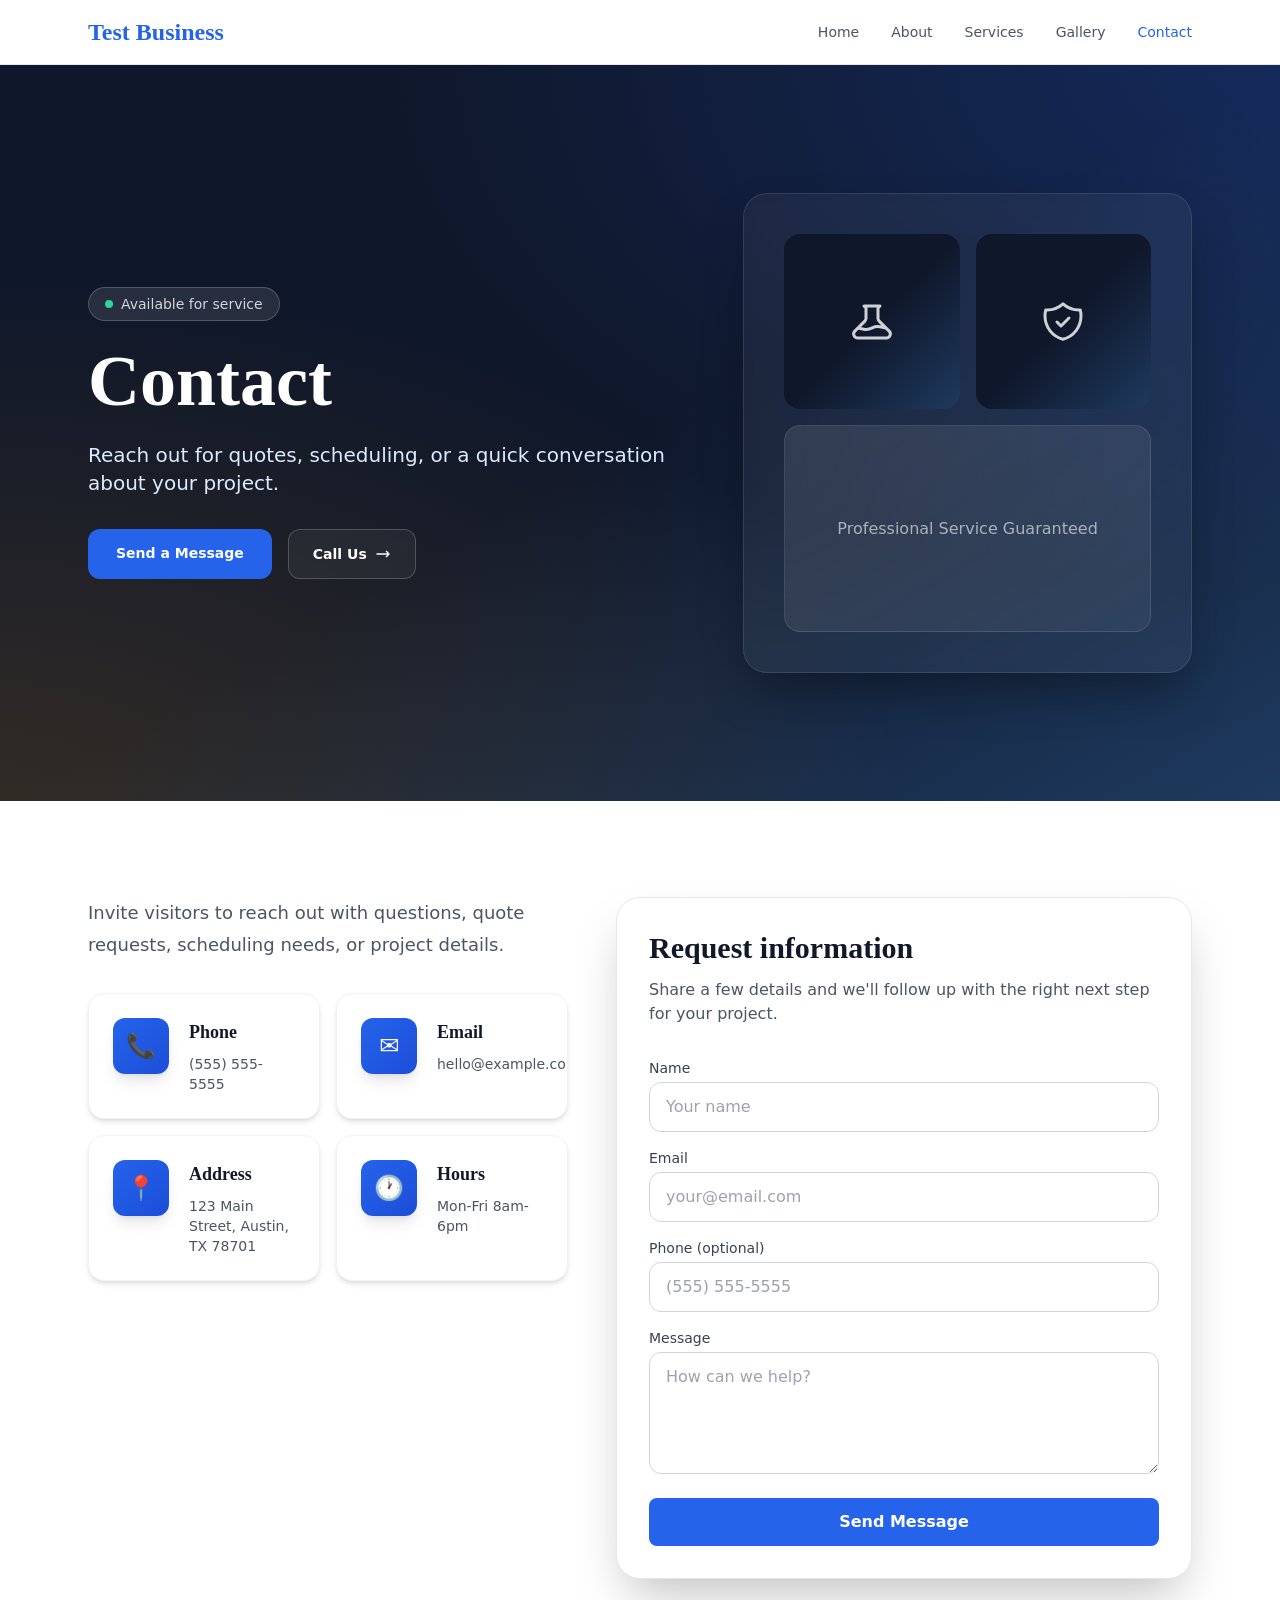
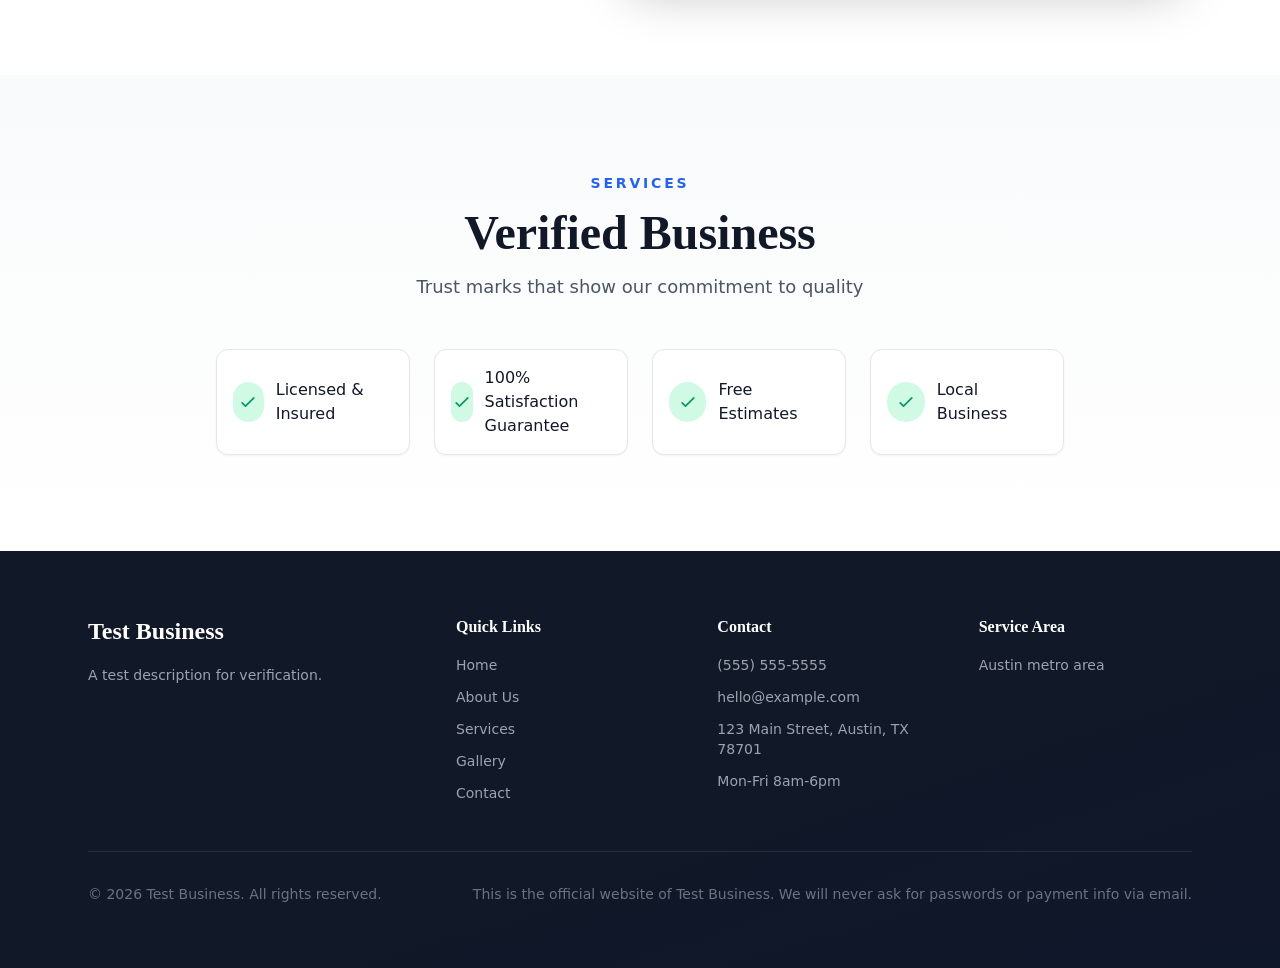
<file: contact/index.html>
<!DOCTYPE html><html lang="en" data-astro-cid-37fxchfa style="--primaryColor: #2563eb;--secondaryColor: #f59e0b;--displayFont: 'Playfair Display', Georgia, serif;--bodyFont: 'Inter', system-ui, sans-serif;"> <head><!-- Primary Meta Tags --><meta charset="utf-8"><meta name="viewport" content="width=device-width, initial-scale=1"><title>Contact Test Business</title><meta name="description" content="Get in touch with Test Business for quotes, scheduling, or questions."><meta name="author" content="Test Business"><meta name="robots" content="index, follow"><link rel="canonical" href="https://example.com/contact/"><link rel="preconnect" href="https://fonts.googleapis.com"><link rel="preconnect" href="https://fonts.gstatic.com" crossorigin><link href="https://fonts.googleapis.com/css2?family=Inter:wght@400;500;600;700;800&family=Playfair+Display:wght@600;700&family=Cormorant+Garamond:wght@500;600;700&family=DM+Serif+Display:ital@0;1&family=Space+Grotesk:wght@500;700&family=Source+Sans+3:wght@400;500;600;700&display=swap" rel="stylesheet"><!-- Security & Anti-Phishing --><meta http-equiv="X-Frame-Options" content="SAMEORIGIN"><meta http-equiv="X-Content-Type-Options" content="nosniff"><meta http-equiv="X-XSS-Protection" content="1; mode=block"><meta name="referrer" content="strict-origin-when-cross-origin"><meta http-equiv="Content-Security-Policy" content="default-src 'self'; script-src 'self' https://unpkg.com https://cdnjs.cloudflare.com; style-src 'self' 'unsafe-inline' https://fonts.googleapis.com; font-src 'self' https://fonts.gstatic.com; img-src 'self' data: https:; connect-src 'self'; frame-src 'self' https://unpkg.com; base-uri 'self'; form-action 'self'; frame-ancestors 'self'; object-src 'none'"><!-- Open Graph / Facebook --><meta property="og:type" content="website"><meta property="og:url" content="https://example.com/contact/"><meta property="og:title" content="Contact Test Business"><meta property="og:description" content="Get in touch with Test Business for quotes, scheduling, or questions."><meta property="og:site_name" content="Test Business"><meta property="og:locale" content="en_US"><meta property="og:image" content=""><meta property="og:image:width" content="1200"><meta property="og:image:height" content="630"><meta property="og:image:alt" content="Contact Test Business"><!-- Twitter --><meta name="twitter:card" content="summary_large_image"><meta name="twitter:url" content="https://example.com/contact/"><meta name="twitter:title" content="Contact Test Business"><meta name="twitter:description" content="Get in touch with Test Business for quotes, scheduling, or questions."><meta name="twitter:image" content=""><!-- Additional SEO --><meta name="geo.placename" content="123 Main Street, Austin, TX 78701"><!-- Structured Data (JSON-LD) --><script type="application/ld+json">{"@context":"https://schema.org","@type":"LocalBusiness","name":"Test Business","description":"A professional local business website.","url":"https://example.com","telephone":"(555) 555-5555","email":"hello@example.com","address":{"@type":"PostalAddress","streetAddress":"123 Main Street, Austin, TX 78701","addressLocality":"","addressRegion":"","postalCode":"","addressCountry":"US"},"openingHours":"Mon-Fri 8am-6pm","sameAs":[]}</script><link rel="stylesheet" href="/_astro/about.DTHhjvrA.css"></head> <body class="bg-white text-gray-900" data-astro-cid-37fxchfa style="--primaryColor: #2563eb;--secondaryColor: #f59e0b;--displayFont: 'Playfair Display', Georgia, serif;--bodyFont: 'Inter', system-ui, sans-serif;"> <a href="#main-content" class="sr-only focus:not-sr-only focus:absolute focus:left-4 focus:top-4 focus:z-50 focus:rounded focus:bg-white focus:px-4 focus:py-2 focus:text-sm focus:font-semibold focus:text-gray-900 focus:shadow" data-astro-cid-37fxchfa style="--primaryColor: #2563eb;--secondaryColor: #f59e0b;--displayFont: 'Playfair Display', Georgia, serif;--bodyFont: 'Inter', system-ui, sans-serif;">
Skip to content
</a> <header class="sticky top-0 z-40 border-b border-gray-200 backdrop-blur bg-white/95" data-astro-cid-37fxchfa style="--primaryColor: #2563eb;--secondaryColor: #f59e0b;--displayFont: 'Playfair Display', Georgia, serif;--bodyFont: 'Inter', system-ui, sans-serif;"> <nav class="mx-auto flex max-w-6xl items-center justify-between px-6 py-4" aria-label="Main navigation" data-astro-cid-37fxchfa style="--primaryColor: #2563eb;--secondaryColor: #f59e0b;--displayFont: 'Playfair Display', Georgia, serif;--bodyFont: 'Inter', system-ui, sans-serif;"> <a href="/" class="font-heading text-2xl font-bold text-primary" data-astro-cid-37fxchfa style="--primaryColor: #2563eb;--secondaryColor: #f59e0b;--displayFont: 'Playfair Display', Georgia, serif;--bodyFont: 'Inter', system-ui, sans-serif;">Test Business</a> <div class="hidden items-center gap-8 md:flex" data-astro-cid-37fxchfa style="--primaryColor: #2563eb;--secondaryColor: #f59e0b;--displayFont: 'Playfair Display', Georgia, serif;--bodyFont: 'Inter', system-ui, sans-serif;"> <a href="/" class="text-sm font-medium transition-colors hover:text-primary text-gray-600" data-astro-cid-37fxchfa style="--primaryColor: #2563eb;--secondaryColor: #f59e0b;--displayFont: 'Playfair Display', Georgia, serif;--bodyFont: 'Inter', system-ui, sans-serif;"> Home </a><a href="/about/" class="text-sm font-medium transition-colors hover:text-primary text-gray-600" data-astro-cid-37fxchfa style="--primaryColor: #2563eb;--secondaryColor: #f59e0b;--displayFont: 'Playfair Display', Georgia, serif;--bodyFont: 'Inter', system-ui, sans-serif;"> About </a><a href="/services/" class="text-sm font-medium transition-colors hover:text-primary text-gray-600" data-astro-cid-37fxchfa style="--primaryColor: #2563eb;--secondaryColor: #f59e0b;--displayFont: 'Playfair Display', Georgia, serif;--bodyFont: 'Inter', system-ui, sans-serif;"> Services </a><a href="/gallery/" class="text-sm font-medium transition-colors hover:text-primary text-gray-600" data-astro-cid-37fxchfa style="--primaryColor: #2563eb;--secondaryColor: #f59e0b;--displayFont: 'Playfair Display', Georgia, serif;--bodyFont: 'Inter', system-ui, sans-serif;"> Gallery </a><a href="/contact/" class="text-sm font-medium transition-colors hover:text-primary text-primary" data-astro-cid-37fxchfa style="--primaryColor: #2563eb;--secondaryColor: #f59e0b;--displayFont: 'Playfair Display', Georgia, serif;--bodyFont: 'Inter', system-ui, sans-serif;"> Contact </a> </div> <details class="relative md:hidden" data-astro-cid-37fxchfa style="--primaryColor: #2563eb;--secondaryColor: #f59e0b;--displayFont: 'Playfair Display', Georgia, serif;--bodyFont: 'Inter', system-ui, sans-serif;"> <summary class="list-none cursor-pointer rounded p-2 text-gray-700 focus:outline-none focus:ring-2 focus:ring-primary focus:ring-offset-2" aria-label="Open mobile navigation" data-astro-cid-37fxchfa style="--primaryColor: #2563eb;--secondaryColor: #f59e0b;--displayFont: 'Playfair Display', Georgia, serif;--bodyFont: 'Inter', system-ui, sans-serif;"> <svg class="h-6 w-6" fill="none" stroke="currentColor" viewBox="0 0 24 24" aria-hidden="true" data-astro-cid-37fxchfa style="--primaryColor: #2563eb;--secondaryColor: #f59e0b;--displayFont: 'Playfair Display', Georgia, serif;--bodyFont: 'Inter', system-ui, sans-serif;"> <path stroke-linecap="round" stroke-linejoin="round" stroke-width="2" d="M4 6h16M4 12h16M4 18h16" data-astro-cid-37fxchfa style="--primaryColor: #2563eb;--secondaryColor: #f59e0b;--displayFont: 'Playfair Display', Georgia, serif;--bodyFont: 'Inter', system-ui, sans-serif;"></path> </svg> </summary> <div class="absolute right-0 mt-3 min-w-48 rounded-xl border p-3 shadow-lg border-gray-200 bg-white" data-astro-cid-37fxchfa style="--primaryColor: #2563eb;--secondaryColor: #f59e0b;--displayFont: 'Playfair Display', Georgia, serif;--bodyFont: 'Inter', system-ui, sans-serif;"> <a href="/" class="block rounded-lg px-3 py-2 text-sm font-medium transition-colors hover:bg-gray-50 hover:text-primary text-gray-700" data-astro-cid-37fxchfa style="--primaryColor: #2563eb;--secondaryColor: #f59e0b;--displayFont: 'Playfair Display', Georgia, serif;--bodyFont: 'Inter', system-ui, sans-serif;"> Home </a><a href="/about/" class="block rounded-lg px-3 py-2 text-sm font-medium transition-colors hover:bg-gray-50 hover:text-primary text-gray-700" data-astro-cid-37fxchfa style="--primaryColor: #2563eb;--secondaryColor: #f59e0b;--displayFont: 'Playfair Display', Georgia, serif;--bodyFont: 'Inter', system-ui, sans-serif;"> About </a><a href="/services/" class="block rounded-lg px-3 py-2 text-sm font-medium transition-colors hover:bg-gray-50 hover:text-primary text-gray-700" data-astro-cid-37fxchfa style="--primaryColor: #2563eb;--secondaryColor: #f59e0b;--displayFont: 'Playfair Display', Georgia, serif;--bodyFont: 'Inter', system-ui, sans-serif;"> Services </a><a href="/gallery/" class="block rounded-lg px-3 py-2 text-sm font-medium transition-colors hover:bg-gray-50 hover:text-primary text-gray-700" data-astro-cid-37fxchfa style="--primaryColor: #2563eb;--secondaryColor: #f59e0b;--displayFont: 'Playfair Display', Georgia, serif;--bodyFont: 'Inter', system-ui, sans-serif;"> Gallery </a><a href="/contact/" class="block rounded-lg px-3 py-2 text-sm font-medium transition-colors hover:bg-gray-50 hover:text-primary bg-gray-50 text-primary" data-astro-cid-37fxchfa style="--primaryColor: #2563eb;--secondaryColor: #f59e0b;--displayFont: 'Playfair Display', Georgia, serif;--bodyFont: 'Inter', system-ui, sans-serif;"> Contact </a> </div> </details> </nav> </header> <main id="main-content" data-astro-cid-37fxchfa style="--primaryColor: #2563eb;--secondaryColor: #f59e0b;--displayFont: 'Playfair Display', Georgia, serif;--bodyFont: 'Inter', system-ui, sans-serif;">  <section class="relative overflow-hidden bg-gradient-to-br from-slate-900 via-slate-900 to-[#1e3a5f] py-20 md:py-28 lg:py-32"> <div class="absolute inset-0 bg-[radial-gradient(ellipse_at_top_right,_rgba(37,99,235,0.25),_transparent_50%)]"></div> <div class="absolute inset-0 bg-[radial-gradient(ellipse_at_bottom_left,_rgba(245,158,11,0.15),_transparent_50%)]"></div> <div class="absolute top-0 right-0 h-96 w-96 translate-x-1/3 -translate-y-1/4 rounded-full bg-primary/10 blur-3xl"></div> <div class="absolute bottom-0 left-0 h-64 w-64 -translate-x-1/4 translate-y-1/4 rounded-full bg-secondary/10 blur-3xl"></div> <div class="relative mx-auto max-w-6xl px-6"> <div class="grid items-center gap-12 lg:grid-cols-[1.15fr_0.85fr]"> <div class="max-w-2xl"> <div class="mb-6 inline-flex items-center gap-2 rounded-full border border-white/20 bg-white/10 px-4 py-1.5 backdrop-blur-sm"> <span class="h-2 w-2 animate-pulse rounded-full bg-emerald-400"></span> <span class="text-sm font-medium text-white/80">Available for service</span> </div> <h1 class="font-heading text-4xl font-bold leading-tight text-white md:text-5xl lg:text-6xl xl:text-7xl"> Contact </h1> <p class="mt-6 text-lg leading-8 text-blue-100 md:text-xl lg:text-xl"> Reach out for quotes, scheduling, or a quick conversation about your project. </p> <div class="mt-8 flex flex-wrap gap-4"> <a href="#contact-form" class="group relative overflow-hidden rounded-xl bg-primary px-7 py-3.5 text-sm font-semibold text-white transition-all hover:bg-primary/90 hover:shadow-lg hover:shadow-primary/30 hover:-translate-y-0.5"> <span class="relative z-10">Send a Message</span> <div class="absolute inset-0 -translate-x-full bg-gradient-to-r from-transparent via-white/20 to-transparent transition-transform duration-500 group-hover:translate-x-full"></div> </a> <a href="tel:(555) 555-5555" class="group flex items-center gap-2 rounded-xl border border-white/20 bg-white/5 px-6 py-3.5 text-sm font-semibold text-white backdrop-blur-sm transition-all hover:bg-white/10 hover:border-white/30"> <span>Call Us</span> <svg class="h-4 w-4 transition-transform group-hover:translate-x-0.5" fill="none" stroke="currentColor" viewBox="0 0 24 24"> <path stroke-linecap="round" stroke-linejoin="round" stroke-width="2" d="M17 8l4 4m0 0l-4 4m4-4H3"></path> </svg> </a> </div>  </div> <div class="relative"> <div class="relative overflow-hidden rounded-3xl border border-white/10 bg-white/5 p-10 shadow-2xl shadow-black/40 backdrop-blur-sm"> <div class="grid grid-cols-2 gap-4"> <div class="aspect-square rounded-2xl bg-gradient-to-br from-primary/30 to-primary/10 flex items-center justify-center"> <svg class="h-12 w-12 text-white/80" fill="none" stroke="currentColor" viewBox="0 0 24 24"> <path stroke-linecap="round" stroke-linejoin="round" stroke-width="1.5" d="M19.428 15.428a2 2 0 00-1.022-.547l-2.384-.477a6 6 0 00-3.86.517l-.318.158a6 6 0 01-3.86.517L6.05 15.21a2 2 0 00-1.806.547M8 4h8l-1 1v5.172a2 2 0 00.586 1.414l5 5c1.26 1.26.367 3.414-1.415 3.414H4.828c-1.782 0-2.674-2.154-1.414-3.414l5-5A2 2 0 009 10.172V5L8 4z"></path> </svg> </div> <div class="aspect-square rounded-2xl bg-gradient-to-br from-secondary/30 to-secondary/10 flex items-center justify-center"> <svg class="h-12 w-12 text-white/80" fill="none" stroke="currentColor" viewBox="0 0 24 24"> <path stroke-linecap="round" stroke-linejoin="round" stroke-width="1.5" d="M9 12l2 2 4-4m5.618-4.016A11.955 11.955 0 0112 2.944a11.955 11.955 0 01-8.618 3.04A12.02 12.02 0 003 9c0 5.591 3.824 10.29 9 11.622 5.176-1.332 9-6.03 9-11.622 0-1.042-.133-2.052-.382-3.016z"></path> </svg> </div> <div class="col-span-2 aspect-video rounded-2xl bg-gradient-to-br from-white/10 to-white/5 flex items-center justify-center border border-white/10"> <span class="text-center text-white/60">Professional Service Guaranteed</span> </div> </div> </div> </div> </div> </div> </section> <section class="py-16 md:py-24 bg-white" id="contact-form"> <div class="mx-auto max-w-6xl px-6"> <div class="grid gap-12 lg:grid-cols-[1fr_1.2fr]"> <div> <div class="prose max-w-none text-lg leading-8 text-gray-600"> <p>Invite visitors to reach out with questions, quote requests, scheduling needs, or project details.</p> </div> <div class="mt-8 grid gap-4 sm:grid-cols-2"> <div class="group relative overflow-hidden rounded-2xl border border-gray-100 bg-white p-6 shadow-md transition-all hover:shadow-lg hover:-translate-y-1"> <div class="absolute top-0 right-0 h-20 w-20 translate-x-8 -translate-y-8 rounded-full bg-primary/5 transition-transform group-hover:scale-150"></div> <div class="relative flex items-start gap-5"> <div class="flex h-14 w-14 shrink-0 items-center justify-center rounded-xl bg-gradient-to-br from-primary to-[#1d4ed8] text-white shadow-lg shadow-primary/20"> <span class="text-2xl">📞</span> </div> <div> <h3 class="font-heading text-lg font-semibold text-gray-900"> Phone </h3> <a href="tel:(555) 555-5555" class="mt-2 block text-sm text-gray-600 hover:text-primary"> (555) 555-5555 </a> </div> </div> </div><div class="group relative overflow-hidden rounded-2xl border border-gray-100 bg-white p-6 shadow-md transition-all hover:shadow-lg hover:-translate-y-1"> <div class="absolute top-0 right-0 h-20 w-20 translate-x-8 -translate-y-8 rounded-full bg-primary/5 transition-transform group-hover:scale-150"></div> <div class="relative flex items-start gap-5"> <div class="flex h-14 w-14 shrink-0 items-center justify-center rounded-xl bg-gradient-to-br from-primary to-[#1d4ed8] text-white shadow-lg shadow-primary/20"> <span class="text-2xl">✉️</span> </div> <div> <h3 class="font-heading text-lg font-semibold text-gray-900"> Email </h3> <a href="mailto:hello@example.com" class="mt-2 block text-sm text-gray-600 hover:text-primary"> hello@example.com </a> </div> </div> </div><div class="group relative overflow-hidden rounded-2xl border border-gray-100 bg-white p-6 shadow-md transition-all hover:shadow-lg hover:-translate-y-1"> <div class="absolute top-0 right-0 h-20 w-20 translate-x-8 -translate-y-8 rounded-full bg-primary/5 transition-transform group-hover:scale-150"></div> <div class="relative flex items-start gap-5"> <div class="flex h-14 w-14 shrink-0 items-center justify-center rounded-xl bg-gradient-to-br from-primary to-[#1d4ed8] text-white shadow-lg shadow-primary/20"> <span class="text-2xl">📍</span> </div> <div> <h3 class="font-heading text-lg font-semibold text-gray-900"> Address </h3> <a href="#" class="mt-2 block text-sm text-gray-600 hover:text-primary"> 123 Main Street, Austin, TX 78701 </a> </div> </div> </div><div class="group relative overflow-hidden rounded-2xl border border-gray-100 bg-white p-6 shadow-md transition-all hover:shadow-lg hover:-translate-y-1"> <div class="absolute top-0 right-0 h-20 w-20 translate-x-8 -translate-y-8 rounded-full bg-primary/5 transition-transform group-hover:scale-150"></div> <div class="relative flex items-start gap-5"> <div class="flex h-14 w-14 shrink-0 items-center justify-center rounded-xl bg-gradient-to-br from-primary to-[#1d4ed8] text-white shadow-lg shadow-primary/20"> <span class="text-2xl">🕐</span> </div> <div> <h3 class="font-heading text-lg font-semibold text-gray-900"> Hours </h3> <a href="#" class="mt-2 block text-sm text-gray-600 hover:text-primary"> Mon-Fri 8am-6pm </a> </div> </div> </div> </div> </div> <div class="relative overflow-hidden rounded-3xl border border-gray-200 bg-white p-8 shadow-2xl"> <div class="absolute top-0 right-0 h-32 w-32 translate-x-8 -translate-y-8 rounded-full bg-primary/10 blur-2xl"></div> <div class="relative"> <h2 class="font-heading text-3xl font-bold text-gray-900">Request information</h2> <p class="mt-3 text-gray-600">Share a few details and we'll follow up with the right next step for your project.</p> <div class="mt-8"> <form action="#" method="POST" autocomplete="on" novalidate class="flex flex-col gap-4 w-full"> <!-- Honeypot field (anti-phishing) --> <div class="absolute left-[-9999px]" aria-hidden="true"> <label for="website">Website</label> <input type="text" id="website" name="website" tabindex="-1" autocomplete="off"> </div> <div class="flex flex-col gap-1"> <label for="name" class="font-medium text-sm text-gray-700">Name</label> <input type="text" id="name" name="name" autocomplete="name" required class="rounded-xl border border-gray-300 bg-white px-4 py-3 text-gray-900 outline-none transition-colors placeholder:text-gray-400 focus:border-primary focus:ring-2 focus:ring-primary/20" placeholder="Your name"> </div> <div class="flex flex-col gap-1"> <label for="email" class="font-medium text-sm text-gray-700">Email</label> <input type="email" id="email" name="email" autocomplete="email" required class="rounded-xl border border-gray-300 bg-white px-4 py-3 text-gray-900 outline-none transition-colors placeholder:text-gray-400 focus:border-primary focus:ring-2 focus:ring-primary/20" placeholder="your@email.com"> </div> <div class="flex flex-col gap-1"> <label for="phone" class="font-medium text-sm text-gray-700">Phone (optional)</label> <input type="tel" id="phone" name="phone" autocomplete="tel" class="rounded-xl border border-gray-300 bg-white px-4 py-3 text-gray-900 outline-none transition-colors placeholder:text-gray-400 focus:border-primary focus:ring-2 focus:ring-primary/20" placeholder="(555) 555-5555"> </div> <div class="flex flex-col gap-1"> <label for="message" class="font-medium text-sm text-gray-700">Message</label> <textarea id="message" name="message" rows="4" required class="rounded-xl border border-gray-300 bg-white px-4 py-3 text-gray-900 outline-none transition-colors placeholder:text-gray-400 focus:border-primary focus:ring-2 focus:ring-primary/20 resize-y" placeholder="How can we help?"></textarea> </div> <button type="submit" class="mt-2 py-3 px-6 font-semibold hover:opacity-90 transition-opacity rounded-lg bg-primary text-white">
Send Message
</button> </form> </div> </div> </div> </div> </div> </section> <section class="py-16 md:py-24 bg-gradient-to-b from-gray-50 to-white"> <div class="mx-auto max-w-4xl px-6"> <div class="mb-12 text-center"> <span class="mb-4 inline-block text-sm font-semibold uppercase tracking-[0.2em] text-primary">
Services
</span> <h2 class="font-heading text-3xl font-bold md:text-4xl lg:text-5xl text-gray-900"> Verified Business </h2> <p class="mx-auto mt-4 max-w-2xl text-lg text-center text-gray-600"> Trust marks that show our commitment to quality </p> </div> <div class="mt-12 grid gap-6 sm:grid-cols-2 lg:grid-cols-4"> <div class="flex items-center gap-3 rounded-xl border border-gray-200 bg-white p-4 shadow-sm"> <div class="flex h-10 w-10 items-center justify-center rounded-full bg-emerald-100 text-emerald-600"> <svg class="h-5 w-5" fill="none" stroke="currentColor" viewBox="0 0 24 24"> <path stroke-linecap="round" stroke-linejoin="round" stroke-width="2" d="M5 13l4 4L19 7"></path> </svg> </div> <span class="font-medium text-gray-900">Licensed &amp; Insured</span> </div><div class="flex items-center gap-3 rounded-xl border border-gray-200 bg-white p-4 shadow-sm"> <div class="flex h-10 w-10 items-center justify-center rounded-full bg-emerald-100 text-emerald-600"> <svg class="h-5 w-5" fill="none" stroke="currentColor" viewBox="0 0 24 24"> <path stroke-linecap="round" stroke-linejoin="round" stroke-width="2" d="M5 13l4 4L19 7"></path> </svg> </div> <span class="font-medium text-gray-900">100% Satisfaction Guarantee</span> </div><div class="flex items-center gap-3 rounded-xl border border-gray-200 bg-white p-4 shadow-sm"> <div class="flex h-10 w-10 items-center justify-center rounded-full bg-emerald-100 text-emerald-600"> <svg class="h-5 w-5" fill="none" stroke="currentColor" viewBox="0 0 24 24"> <path stroke-linecap="round" stroke-linejoin="round" stroke-width="2" d="M5 13l4 4L19 7"></path> </svg> </div> <span class="font-medium text-gray-900">Free Estimates</span> </div><div class="flex items-center gap-3 rounded-xl border border-gray-200 bg-white p-4 shadow-sm"> <div class="flex h-10 w-10 items-center justify-center rounded-full bg-emerald-100 text-emerald-600"> <svg class="h-5 w-5" fill="none" stroke="currentColor" viewBox="0 0 24 24"> <path stroke-linecap="round" stroke-linejoin="round" stroke-width="2" d="M5 13l4 4L19 7"></path> </svg> </div> <span class="font-medium text-gray-900">Local Business</span> </div> </div> </div> </section>  </main> <footer class="bg-gradient-to-br from-gray-900 via-gray-900 to-slate-900 text-gray-300 py-16" data-astro-cid-37fxchfa style="--primaryColor: #2563eb;--secondaryColor: #f59e0b;--displayFont: 'Playfair Display', Georgia, serif;--bodyFont: 'Inter', system-ui, sans-serif;"> <div class="mx-auto max-w-6xl px-6" data-astro-cid-37fxchfa style="--primaryColor: #2563eb;--secondaryColor: #f59e0b;--displayFont: 'Playfair Display', Georgia, serif;--bodyFont: 'Inter', system-ui, sans-serif;"> <div class="grid gap-12 md:grid-cols-[1.5fr_1fr_1fr_1fr]" data-astro-cid-37fxchfa style="--primaryColor: #2563eb;--secondaryColor: #f59e0b;--displayFont: 'Playfair Display', Georgia, serif;--bodyFont: 'Inter', system-ui, sans-serif;"> <div data-astro-cid-37fxchfa style="--primaryColor: #2563eb;--secondaryColor: #f59e0b;--displayFont: 'Playfair Display', Georgia, serif;--bodyFont: 'Inter', system-ui, sans-serif;"> <h2 class="font-heading text-2xl font-bold text-white" data-astro-cid-37fxchfa style="--primaryColor: #2563eb;--secondaryColor: #f59e0b;--displayFont: 'Playfair Display', Georgia, serif;--bodyFont: 'Inter', system-ui, sans-serif;">Test Business</h2> <p class="mt-4 text-sm leading-6 text-gray-400 max-w-xs" data-astro-cid-37fxchfa style="--primaryColor: #2563eb;--secondaryColor: #f59e0b;--displayFont: 'Playfair Display', Georgia, serif;--bodyFont: 'Inter', system-ui, sans-serif;">A test description for verification.</p> <div class="mt-6 flex gap-4" data-astro-cid-37fxchfa style="--primaryColor: #2563eb;--secondaryColor: #f59e0b;--displayFont: 'Playfair Display', Georgia, serif;--bodyFont: 'Inter', system-ui, sans-serif;">  </div> </div> <div data-astro-cid-37fxchfa style="--primaryColor: #2563eb;--secondaryColor: #f59e0b;--displayFont: 'Playfair Display', Georgia, serif;--bodyFont: 'Inter', system-ui, sans-serif;"> <h3 class="font-heading text-base font-semibold text-white" data-astro-cid-37fxchfa style="--primaryColor: #2563eb;--secondaryColor: #f59e0b;--displayFont: 'Playfair Display', Georgia, serif;--bodyFont: 'Inter', system-ui, sans-serif;">Quick Links</h3> <ul class="mt-4 space-y-3 text-sm" data-astro-cid-37fxchfa style="--primaryColor: #2563eb;--secondaryColor: #f59e0b;--displayFont: 'Playfair Display', Georgia, serif;--bodyFont: 'Inter', system-ui, sans-serif;"> <li data-astro-cid-37fxchfa style="--primaryColor: #2563eb;--secondaryColor: #f59e0b;--displayFont: 'Playfair Display', Georgia, serif;--bodyFont: 'Inter', system-ui, sans-serif;"><a href="/" class="text-gray-400 transition-colors hover:text-primary" data-astro-cid-37fxchfa style="--primaryColor: #2563eb;--secondaryColor: #f59e0b;--displayFont: 'Playfair Display', Georgia, serif;--bodyFont: 'Inter', system-ui, sans-serif;">Home</a></li> <li data-astro-cid-37fxchfa style="--primaryColor: #2563eb;--secondaryColor: #f59e0b;--displayFont: 'Playfair Display', Georgia, serif;--bodyFont: 'Inter', system-ui, sans-serif;"><a href="/about/" class="text-gray-400 transition-colors hover:text-primary" data-astro-cid-37fxchfa style="--primaryColor: #2563eb;--secondaryColor: #f59e0b;--displayFont: 'Playfair Display', Georgia, serif;--bodyFont: 'Inter', system-ui, sans-serif;">About Us</a></li> <li data-astro-cid-37fxchfa style="--primaryColor: #2563eb;--secondaryColor: #f59e0b;--displayFont: 'Playfair Display', Georgia, serif;--bodyFont: 'Inter', system-ui, sans-serif;"><a href="/services/" class="text-gray-400 transition-colors hover:text-primary" data-astro-cid-37fxchfa style="--primaryColor: #2563eb;--secondaryColor: #f59e0b;--displayFont: 'Playfair Display', Georgia, serif;--bodyFont: 'Inter', system-ui, sans-serif;">Services</a></li> <li data-astro-cid-37fxchfa style="--primaryColor: #2563eb;--secondaryColor: #f59e0b;--displayFont: 'Playfair Display', Georgia, serif;--bodyFont: 'Inter', system-ui, sans-serif;"><a href="/gallery/" class="text-gray-400 transition-colors hover:text-primary" data-astro-cid-37fxchfa style="--primaryColor: #2563eb;--secondaryColor: #f59e0b;--displayFont: 'Playfair Display', Georgia, serif;--bodyFont: 'Inter', system-ui, sans-serif;">Gallery</a></li> <li data-astro-cid-37fxchfa style="--primaryColor: #2563eb;--secondaryColor: #f59e0b;--displayFont: 'Playfair Display', Georgia, serif;--bodyFont: 'Inter', system-ui, sans-serif;"><a href="/contact/" class="text-gray-400 transition-colors hover:text-primary" data-astro-cid-37fxchfa style="--primaryColor: #2563eb;--secondaryColor: #f59e0b;--displayFont: 'Playfair Display', Georgia, serif;--bodyFont: 'Inter', system-ui, sans-serif;">Contact</a></li> </ul> </div> <div data-astro-cid-37fxchfa style="--primaryColor: #2563eb;--secondaryColor: #f59e0b;--displayFont: 'Playfair Display', Georgia, serif;--bodyFont: 'Inter', system-ui, sans-serif;"> <h3 class="font-heading text-base font-semibold text-white" data-astro-cid-37fxchfa style="--primaryColor: #2563eb;--secondaryColor: #f59e0b;--displayFont: 'Playfair Display', Georgia, serif;--bodyFont: 'Inter', system-ui, sans-serif;">Contact</h3> <div class="mt-4 space-y-3 text-sm text-gray-400" data-astro-cid-37fxchfa style="--primaryColor: #2563eb;--secondaryColor: #f59e0b;--displayFont: 'Playfair Display', Georgia, serif;--bodyFont: 'Inter', system-ui, sans-serif;"> <p data-astro-cid-37fxchfa style="--primaryColor: #2563eb;--secondaryColor: #f59e0b;--displayFont: 'Playfair Display', Georgia, serif;--bodyFont: 'Inter', system-ui, sans-serif;"><a href="tel:(555) 555-5555" class="hover:text-primary transition-colors" data-astro-cid-37fxchfa style="--primaryColor: #2563eb;--secondaryColor: #f59e0b;--displayFont: 'Playfair Display', Georgia, serif;--bodyFont: 'Inter', system-ui, sans-serif;">(555) 555-5555</a></p> <p data-astro-cid-37fxchfa style="--primaryColor: #2563eb;--secondaryColor: #f59e0b;--displayFont: 'Playfair Display', Georgia, serif;--bodyFont: 'Inter', system-ui, sans-serif;"><a href="mailto:hello@example.com" class="hover:text-primary transition-colors" data-astro-cid-37fxchfa style="--primaryColor: #2563eb;--secondaryColor: #f59e0b;--displayFont: 'Playfair Display', Georgia, serif;--bodyFont: 'Inter', system-ui, sans-serif;">hello@example.com</a></p> <p data-astro-cid-37fxchfa style="--primaryColor: #2563eb;--secondaryColor: #f59e0b;--displayFont: 'Playfair Display', Georgia, serif;--bodyFont: 'Inter', system-ui, sans-serif;">123 Main Street, Austin, TX 78701</p> <p data-astro-cid-37fxchfa style="--primaryColor: #2563eb;--secondaryColor: #f59e0b;--displayFont: 'Playfair Display', Georgia, serif;--bodyFont: 'Inter', system-ui, sans-serif;">Mon-Fri 8am-6pm</p> </div> </div> <div data-astro-cid-37fxchfa style="--primaryColor: #2563eb;--secondaryColor: #f59e0b;--displayFont: 'Playfair Display', Georgia, serif;--bodyFont: 'Inter', system-ui, sans-serif;"> <h3 class="font-heading text-base font-semibold text-white" data-astro-cid-37fxchfa style="--primaryColor: #2563eb;--secondaryColor: #f59e0b;--displayFont: 'Playfair Display', Georgia, serif;--bodyFont: 'Inter', system-ui, sans-serif;">Service Area</h3> <p class="mt-4 text-sm text-gray-400" data-astro-cid-37fxchfa style="--primaryColor: #2563eb;--secondaryColor: #f59e0b;--displayFont: 'Playfair Display', Georgia, serif;--bodyFont: 'Inter', system-ui, sans-serif;">Austin metro area</p> </div> </div> <div class="mt-12 border-t border-white/10 pt-8" data-astro-cid-37fxchfa style="--primaryColor: #2563eb;--secondaryColor: #f59e0b;--displayFont: 'Playfair Display', Georgia, serif;--bodyFont: 'Inter', system-ui, sans-serif;"> <div class="flex flex-col gap-4 md:flex-row md:items-center md:justify-between" data-astro-cid-37fxchfa style="--primaryColor: #2563eb;--secondaryColor: #f59e0b;--displayFont: 'Playfair Display', Georgia, serif;--bodyFont: 'Inter', system-ui, sans-serif;"> <p class="text-sm text-gray-500" data-astro-cid-37fxchfa style="--primaryColor: #2563eb;--secondaryColor: #f59e0b;--displayFont: 'Playfair Display', Georgia, serif;--bodyFont: 'Inter', system-ui, sans-serif;">
&copy; 2026 Test Business. All rights reserved.
</p> <p class="text-sm text-gray-500" data-astro-cid-37fxchfa style="--primaryColor: #2563eb;--secondaryColor: #f59e0b;--displayFont: 'Playfair Display', Georgia, serif;--bodyFont: 'Inter', system-ui, sans-serif;">
This is the official website of Test Business. We will never ask for passwords or payment info via email.
</p> </div> </div> </div> </footer> </body></html>
</file>
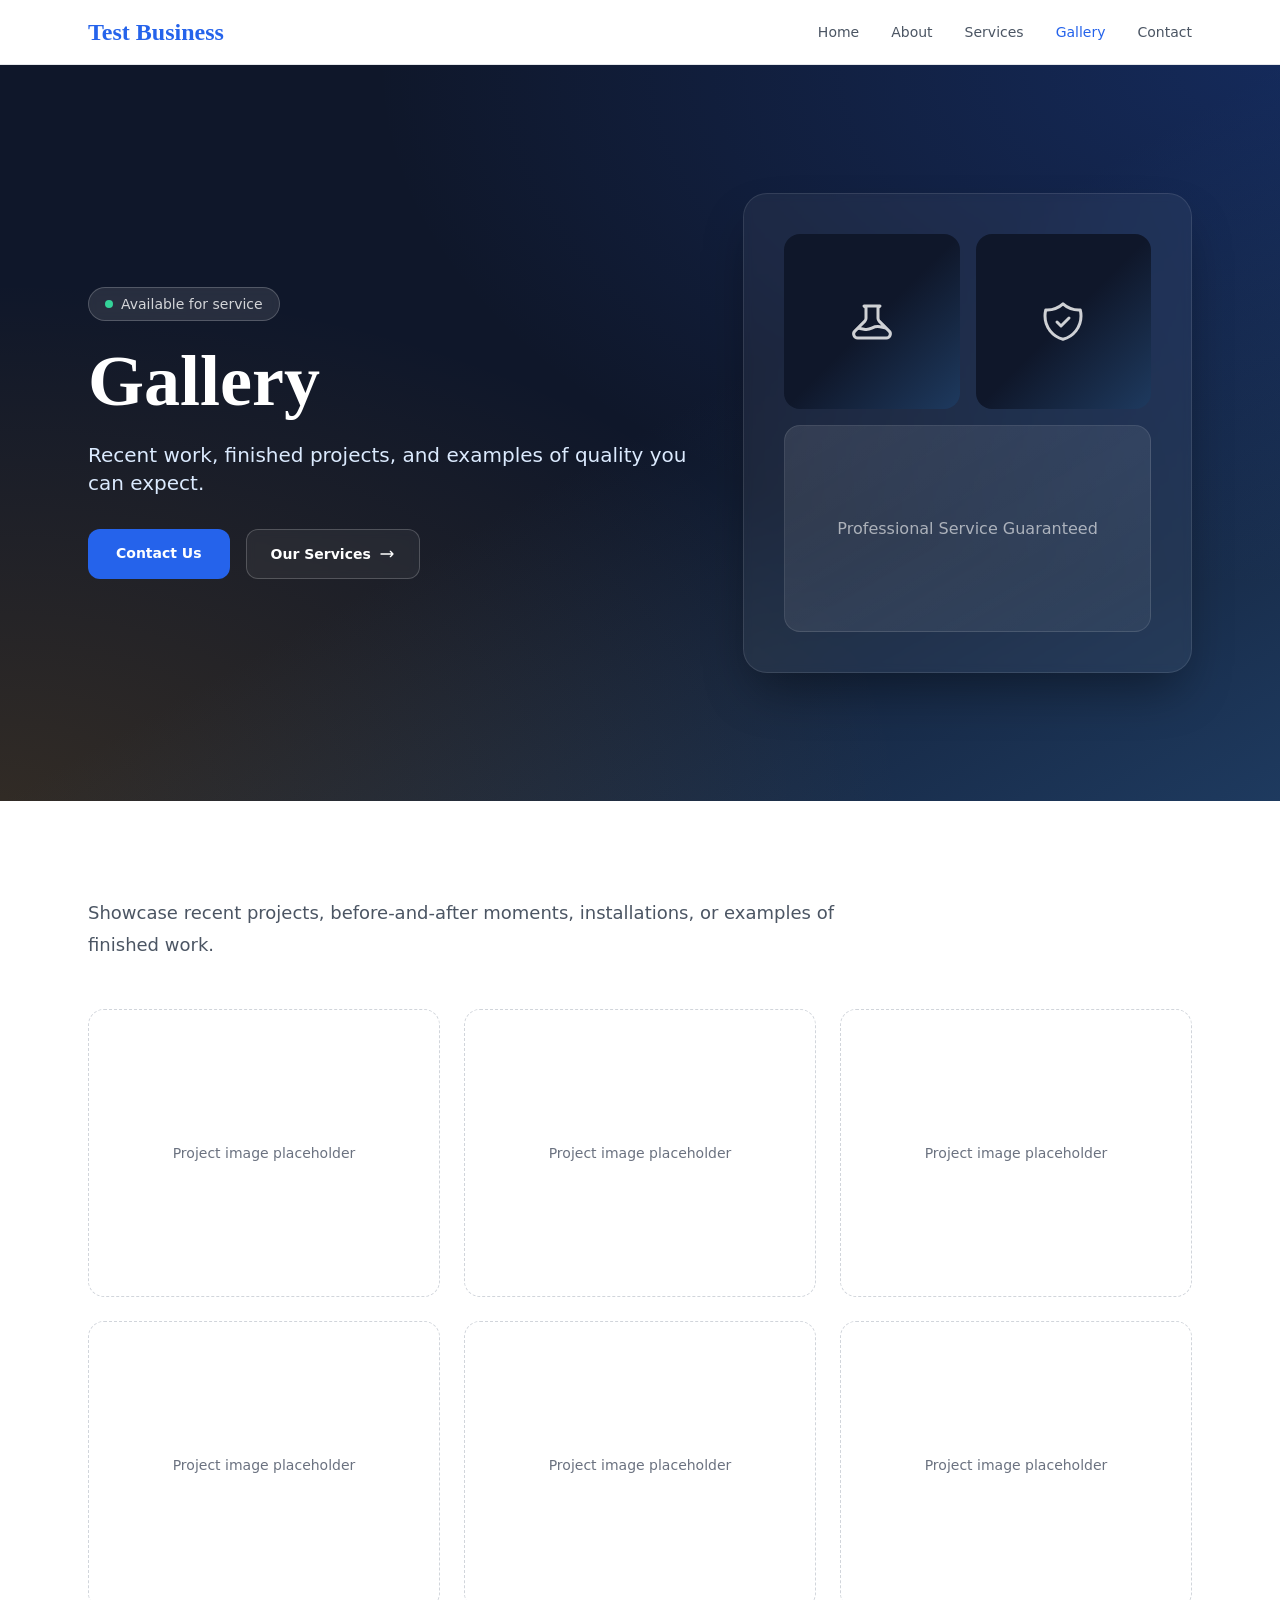
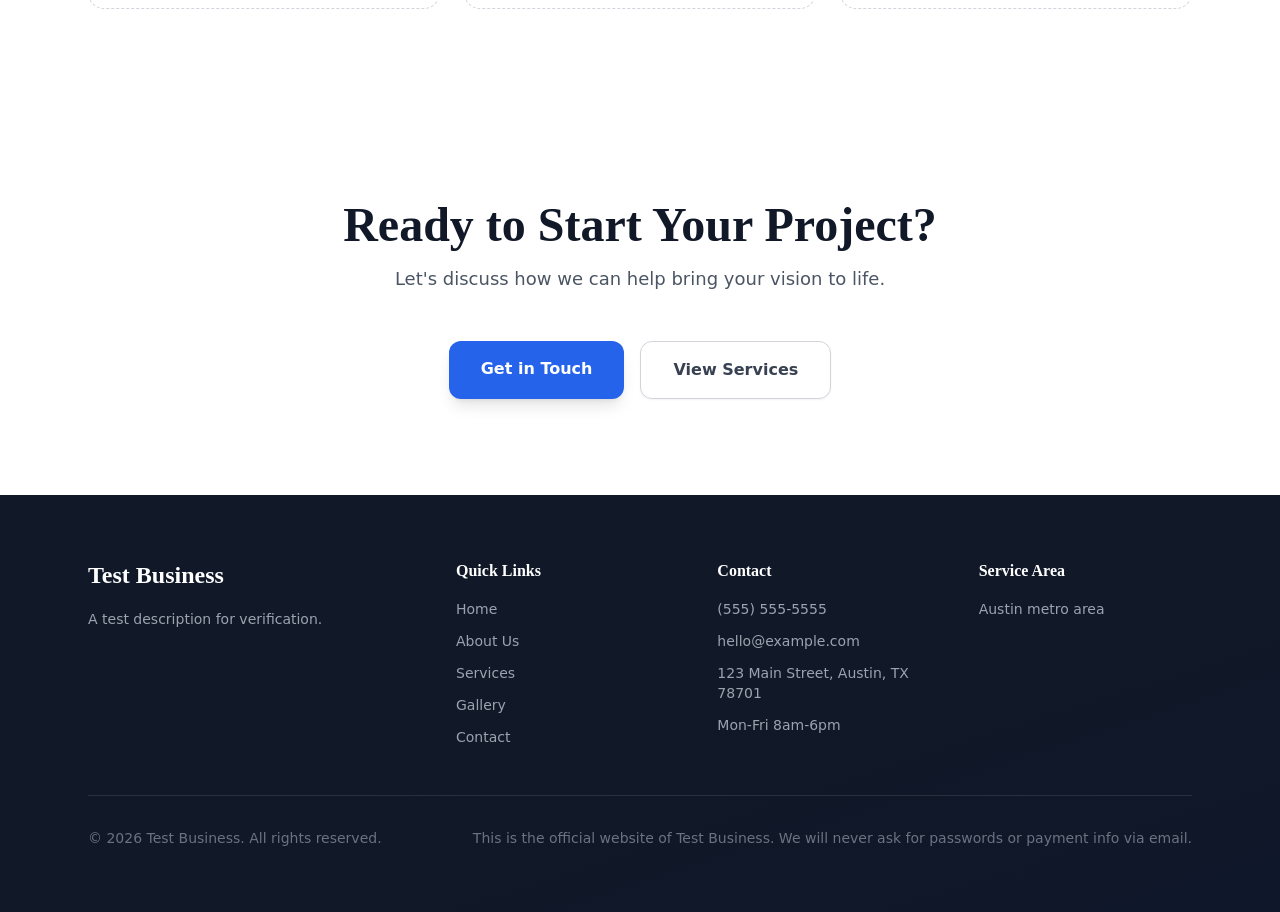
<file: gallery/index.html>
<!DOCTYPE html><html lang="en" data-astro-cid-37fxchfa style="--primaryColor: #2563eb;--secondaryColor: #f59e0b;--displayFont: 'Playfair Display', Georgia, serif;--bodyFont: 'Inter', system-ui, sans-serif;"> <head><!-- Primary Meta Tags --><meta charset="utf-8"><meta name="viewport" content="width=device-width, initial-scale=1"><title>Test Business Project Gallery</title><meta name="description" content="Browse recent work and project examples from Test Business."><meta name="author" content="Test Business"><meta name="robots" content="index, follow"><link rel="canonical" href="https://example.com/gallery/"><link rel="preconnect" href="https://fonts.googleapis.com"><link rel="preconnect" href="https://fonts.gstatic.com" crossorigin><link href="https://fonts.googleapis.com/css2?family=Inter:wght@400;500;600;700;800&family=Playfair+Display:wght@600;700&family=Cormorant+Garamond:wght@500;600;700&family=DM+Serif+Display:ital@0;1&family=Space+Grotesk:wght@500;700&family=Source+Sans+3:wght@400;500;600;700&display=swap" rel="stylesheet"><!-- Security & Anti-Phishing --><meta http-equiv="X-Frame-Options" content="SAMEORIGIN"><meta http-equiv="X-Content-Type-Options" content="nosniff"><meta http-equiv="X-XSS-Protection" content="1; mode=block"><meta name="referrer" content="strict-origin-when-cross-origin"><meta http-equiv="Content-Security-Policy" content="default-src 'self'; script-src 'self' https://unpkg.com https://cdnjs.cloudflare.com; style-src 'self' 'unsafe-inline' https://fonts.googleapis.com; font-src 'self' https://fonts.gstatic.com; img-src 'self' data: https:; connect-src 'self'; frame-src 'self' https://unpkg.com; base-uri 'self'; form-action 'self'; frame-ancestors 'self'; object-src 'none'"><!-- Open Graph / Facebook --><meta property="og:type" content="website"><meta property="og:url" content="https://example.com/gallery/"><meta property="og:title" content="Test Business Project Gallery"><meta property="og:description" content="Browse recent work and project examples from Test Business."><meta property="og:site_name" content="Test Business"><meta property="og:locale" content="en_US"><meta property="og:image" content=""><meta property="og:image:width" content="1200"><meta property="og:image:height" content="630"><meta property="og:image:alt" content="Test Business Project Gallery"><!-- Twitter --><meta name="twitter:card" content="summary_large_image"><meta name="twitter:url" content="https://example.com/gallery/"><meta name="twitter:title" content="Test Business Project Gallery"><meta name="twitter:description" content="Browse recent work and project examples from Test Business."><meta name="twitter:image" content=""><!-- Additional SEO --><meta name="geo.placename" content="123 Main Street, Austin, TX 78701"><!-- Structured Data (JSON-LD) --><script type="application/ld+json">{"@context":"https://schema.org","@type":"LocalBusiness","name":"Test Business","description":"A professional local business website.","url":"https://example.com","telephone":"(555) 555-5555","email":"hello@example.com","address":{"@type":"PostalAddress","streetAddress":"123 Main Street, Austin, TX 78701","addressLocality":"","addressRegion":"","postalCode":"","addressCountry":"US"},"openingHours":"Mon-Fri 8am-6pm","sameAs":[]}</script><link rel="stylesheet" href="/_astro/about.DTHhjvrA.css"></head> <body class="bg-white text-gray-900" data-astro-cid-37fxchfa style="--primaryColor: #2563eb;--secondaryColor: #f59e0b;--displayFont: 'Playfair Display', Georgia, serif;--bodyFont: 'Inter', system-ui, sans-serif;"> <a href="#main-content" class="sr-only focus:not-sr-only focus:absolute focus:left-4 focus:top-4 focus:z-50 focus:rounded focus:bg-white focus:px-4 focus:py-2 focus:text-sm focus:font-semibold focus:text-gray-900 focus:shadow" data-astro-cid-37fxchfa style="--primaryColor: #2563eb;--secondaryColor: #f59e0b;--displayFont: 'Playfair Display', Georgia, serif;--bodyFont: 'Inter', system-ui, sans-serif;">
Skip to content
</a> <header class="sticky top-0 z-40 border-b border-gray-200 backdrop-blur bg-white/95" data-astro-cid-37fxchfa style="--primaryColor: #2563eb;--secondaryColor: #f59e0b;--displayFont: 'Playfair Display', Georgia, serif;--bodyFont: 'Inter', system-ui, sans-serif;"> <nav class="mx-auto flex max-w-6xl items-center justify-between px-6 py-4" aria-label="Main navigation" data-astro-cid-37fxchfa style="--primaryColor: #2563eb;--secondaryColor: #f59e0b;--displayFont: 'Playfair Display', Georgia, serif;--bodyFont: 'Inter', system-ui, sans-serif;"> <a href="/" class="font-heading text-2xl font-bold text-primary" data-astro-cid-37fxchfa style="--primaryColor: #2563eb;--secondaryColor: #f59e0b;--displayFont: 'Playfair Display', Georgia, serif;--bodyFont: 'Inter', system-ui, sans-serif;">Test Business</a> <div class="hidden items-center gap-8 md:flex" data-astro-cid-37fxchfa style="--primaryColor: #2563eb;--secondaryColor: #f59e0b;--displayFont: 'Playfair Display', Georgia, serif;--bodyFont: 'Inter', system-ui, sans-serif;"> <a href="/" class="text-sm font-medium transition-colors hover:text-primary text-gray-600" data-astro-cid-37fxchfa style="--primaryColor: #2563eb;--secondaryColor: #f59e0b;--displayFont: 'Playfair Display', Georgia, serif;--bodyFont: 'Inter', system-ui, sans-serif;"> Home </a><a href="/about/" class="text-sm font-medium transition-colors hover:text-primary text-gray-600" data-astro-cid-37fxchfa style="--primaryColor: #2563eb;--secondaryColor: #f59e0b;--displayFont: 'Playfair Display', Georgia, serif;--bodyFont: 'Inter', system-ui, sans-serif;"> About </a><a href="/services/" class="text-sm font-medium transition-colors hover:text-primary text-gray-600" data-astro-cid-37fxchfa style="--primaryColor: #2563eb;--secondaryColor: #f59e0b;--displayFont: 'Playfair Display', Georgia, serif;--bodyFont: 'Inter', system-ui, sans-serif;"> Services </a><a href="/gallery/" class="text-sm font-medium transition-colors hover:text-primary text-primary" data-astro-cid-37fxchfa style="--primaryColor: #2563eb;--secondaryColor: #f59e0b;--displayFont: 'Playfair Display', Georgia, serif;--bodyFont: 'Inter', system-ui, sans-serif;"> Gallery </a><a href="/contact/" class="text-sm font-medium transition-colors hover:text-primary text-gray-600" data-astro-cid-37fxchfa style="--primaryColor: #2563eb;--secondaryColor: #f59e0b;--displayFont: 'Playfair Display', Georgia, serif;--bodyFont: 'Inter', system-ui, sans-serif;"> Contact </a> </div> <details class="relative md:hidden" data-astro-cid-37fxchfa style="--primaryColor: #2563eb;--secondaryColor: #f59e0b;--displayFont: 'Playfair Display', Georgia, serif;--bodyFont: 'Inter', system-ui, sans-serif;"> <summary class="list-none cursor-pointer rounded p-2 text-gray-700 focus:outline-none focus:ring-2 focus:ring-primary focus:ring-offset-2" aria-label="Open mobile navigation" data-astro-cid-37fxchfa style="--primaryColor: #2563eb;--secondaryColor: #f59e0b;--displayFont: 'Playfair Display', Georgia, serif;--bodyFont: 'Inter', system-ui, sans-serif;"> <svg class="h-6 w-6" fill="none" stroke="currentColor" viewBox="0 0 24 24" aria-hidden="true" data-astro-cid-37fxchfa style="--primaryColor: #2563eb;--secondaryColor: #f59e0b;--displayFont: 'Playfair Display', Georgia, serif;--bodyFont: 'Inter', system-ui, sans-serif;"> <path stroke-linecap="round" stroke-linejoin="round" stroke-width="2" d="M4 6h16M4 12h16M4 18h16" data-astro-cid-37fxchfa style="--primaryColor: #2563eb;--secondaryColor: #f59e0b;--displayFont: 'Playfair Display', Georgia, serif;--bodyFont: 'Inter', system-ui, sans-serif;"></path> </svg> </summary> <div class="absolute right-0 mt-3 min-w-48 rounded-xl border p-3 shadow-lg border-gray-200 bg-white" data-astro-cid-37fxchfa style="--primaryColor: #2563eb;--secondaryColor: #f59e0b;--displayFont: 'Playfair Display', Georgia, serif;--bodyFont: 'Inter', system-ui, sans-serif;"> <a href="/" class="block rounded-lg px-3 py-2 text-sm font-medium transition-colors hover:bg-gray-50 hover:text-primary text-gray-700" data-astro-cid-37fxchfa style="--primaryColor: #2563eb;--secondaryColor: #f59e0b;--displayFont: 'Playfair Display', Georgia, serif;--bodyFont: 'Inter', system-ui, sans-serif;"> Home </a><a href="/about/" class="block rounded-lg px-3 py-2 text-sm font-medium transition-colors hover:bg-gray-50 hover:text-primary text-gray-700" data-astro-cid-37fxchfa style="--primaryColor: #2563eb;--secondaryColor: #f59e0b;--displayFont: 'Playfair Display', Georgia, serif;--bodyFont: 'Inter', system-ui, sans-serif;"> About </a><a href="/services/" class="block rounded-lg px-3 py-2 text-sm font-medium transition-colors hover:bg-gray-50 hover:text-primary text-gray-700" data-astro-cid-37fxchfa style="--primaryColor: #2563eb;--secondaryColor: #f59e0b;--displayFont: 'Playfair Display', Georgia, serif;--bodyFont: 'Inter', system-ui, sans-serif;"> Services </a><a href="/gallery/" class="block rounded-lg px-3 py-2 text-sm font-medium transition-colors hover:bg-gray-50 hover:text-primary bg-gray-50 text-primary" data-astro-cid-37fxchfa style="--primaryColor: #2563eb;--secondaryColor: #f59e0b;--displayFont: 'Playfair Display', Georgia, serif;--bodyFont: 'Inter', system-ui, sans-serif;"> Gallery </a><a href="/contact/" class="block rounded-lg px-3 py-2 text-sm font-medium transition-colors hover:bg-gray-50 hover:text-primary text-gray-700" data-astro-cid-37fxchfa style="--primaryColor: #2563eb;--secondaryColor: #f59e0b;--displayFont: 'Playfair Display', Georgia, serif;--bodyFont: 'Inter', system-ui, sans-serif;"> Contact </a> </div> </details> </nav> </header> <main id="main-content" data-astro-cid-37fxchfa style="--primaryColor: #2563eb;--secondaryColor: #f59e0b;--displayFont: 'Playfair Display', Georgia, serif;--bodyFont: 'Inter', system-ui, sans-serif;">  <section class="relative overflow-hidden bg-gradient-to-br from-slate-900 via-slate-900 to-[#1e3a5f] py-20 md:py-28 lg:py-32"> <div class="absolute inset-0 bg-[radial-gradient(ellipse_at_top_right,_rgba(37,99,235,0.25),_transparent_50%)]"></div> <div class="absolute inset-0 bg-[radial-gradient(ellipse_at_bottom_left,_rgba(245,158,11,0.15),_transparent_50%)]"></div> <div class="absolute top-0 right-0 h-96 w-96 translate-x-1/3 -translate-y-1/4 rounded-full bg-primary/10 blur-3xl"></div> <div class="absolute bottom-0 left-0 h-64 w-64 -translate-x-1/4 translate-y-1/4 rounded-full bg-secondary/10 blur-3xl"></div> <div class="relative mx-auto max-w-6xl px-6"> <div class="grid items-center gap-12 lg:grid-cols-[1.15fr_0.85fr]"> <div class="max-w-2xl"> <div class="mb-6 inline-flex items-center gap-2 rounded-full border border-white/20 bg-white/10 px-4 py-1.5 backdrop-blur-sm"> <span class="h-2 w-2 animate-pulse rounded-full bg-emerald-400"></span> <span class="text-sm font-medium text-white/80">Available for service</span> </div> <h1 class="font-heading text-4xl font-bold leading-tight text-white md:text-5xl lg:text-6xl xl:text-7xl"> Gallery </h1> <p class="mt-6 text-lg leading-8 text-blue-100 md:text-xl lg:text-xl"> Recent work, finished projects, and examples of quality you can expect. </p> <div class="mt-8 flex flex-wrap gap-4"> <a href="/contact" class="group relative overflow-hidden rounded-xl bg-primary px-7 py-3.5 text-sm font-semibold text-white transition-all hover:bg-primary/90 hover:shadow-lg hover:shadow-primary/30 hover:-translate-y-0.5"> <span class="relative z-10">Contact Us</span> <div class="absolute inset-0 -translate-x-full bg-gradient-to-r from-transparent via-white/20 to-transparent transition-transform duration-500 group-hover:translate-x-full"></div> </a> <a href="/services" class="group flex items-center gap-2 rounded-xl border border-white/20 bg-white/5 px-6 py-3.5 text-sm font-semibold text-white backdrop-blur-sm transition-all hover:bg-white/10 hover:border-white/30"> <span>Our Services</span> <svg class="h-4 w-4 transition-transform group-hover:translate-x-0.5" fill="none" stroke="currentColor" viewBox="0 0 24 24"> <path stroke-linecap="round" stroke-linejoin="round" stroke-width="2" d="M17 8l4 4m0 0l-4 4m4-4H3"></path> </svg> </a> </div>  </div> <div class="relative"> <div class="relative overflow-hidden rounded-3xl border border-white/10 bg-white/5 p-10 shadow-2xl shadow-black/40 backdrop-blur-sm"> <div class="grid grid-cols-2 gap-4"> <div class="aspect-square rounded-2xl bg-gradient-to-br from-primary/30 to-primary/10 flex items-center justify-center"> <svg class="h-12 w-12 text-white/80" fill="none" stroke="currentColor" viewBox="0 0 24 24"> <path stroke-linecap="round" stroke-linejoin="round" stroke-width="1.5" d="M19.428 15.428a2 2 0 00-1.022-.547l-2.384-.477a6 6 0 00-3.86.517l-.318.158a6 6 0 01-3.86.517L6.05 15.21a2 2 0 00-1.806.547M8 4h8l-1 1v5.172a2 2 0 00.586 1.414l5 5c1.26 1.26.367 3.414-1.415 3.414H4.828c-1.782 0-2.674-2.154-1.414-3.414l5-5A2 2 0 009 10.172V5L8 4z"></path> </svg> </div> <div class="aspect-square rounded-2xl bg-gradient-to-br from-secondary/30 to-secondary/10 flex items-center justify-center"> <svg class="h-12 w-12 text-white/80" fill="none" stroke="currentColor" viewBox="0 0 24 24"> <path stroke-linecap="round" stroke-linejoin="round" stroke-width="1.5" d="M9 12l2 2 4-4m5.618-4.016A11.955 11.955 0 0112 2.944a11.955 11.955 0 01-8.618 3.04A12.02 12.02 0 003 9c0 5.591 3.824 10.29 9 11.622 5.176-1.332 9-6.03 9-11.622 0-1.042-.133-2.052-.382-3.016z"></path> </svg> </div> <div class="col-span-2 aspect-video rounded-2xl bg-gradient-to-br from-white/10 to-white/5 flex items-center justify-center border border-white/10"> <span class="text-center text-white/60">Professional Service Guaranteed</span> </div> </div> </div> </div> </div> </div> </section> <section class="py-16 md:py-24 bg-white"> <div class="mx-auto max-w-6xl px-6"> <div class="max-w-3xl"> <div class="prose mb-12 text-lg leading-8 text-gray-600"> <p>Showcase recent projects, before-and-after moments, installations, or examples of finished work.</p> </div> </div> <div class="grid grid-cols-1 gap-6 sm:grid-cols-2 lg:grid-cols-3"> <div class="flex h-72 items-center justify-center rounded-2xl border border-dashed border-gray-300 bg-gradient-to-br from-primary/10 via-white to-secondary/20 text-sm font-medium text-gray-500" key="0">
Project image placeholder
</div><div class="flex h-72 items-center justify-center rounded-2xl border border-dashed border-gray-300 bg-gradient-to-br from-primary/10 via-white to-secondary/20 text-sm font-medium text-gray-500" key="1">
Project image placeholder
</div><div class="flex h-72 items-center justify-center rounded-2xl border border-dashed border-gray-300 bg-gradient-to-br from-primary/10 via-white to-secondary/20 text-sm font-medium text-gray-500" key="2">
Project image placeholder
</div><div class="flex h-72 items-center justify-center rounded-2xl border border-dashed border-gray-300 bg-gradient-to-br from-primary/10 via-white to-secondary/20 text-sm font-medium text-gray-500" key="3">
Project image placeholder
</div><div class="flex h-72 items-center justify-center rounded-2xl border border-dashed border-gray-300 bg-gradient-to-br from-primary/10 via-white to-secondary/20 text-sm font-medium text-gray-500" key="4">
Project image placeholder
</div><div class="flex h-72 items-center justify-center rounded-2xl border border-dashed border-gray-300 bg-gradient-to-br from-primary/10 via-white to-secondary/20 text-sm font-medium text-gray-500" key="5">
Project image placeholder
</div> </div> </div> </section> <section class="py-16 md:py-24 bg-gradient-to-r from-primary/5 via-white to-secondary/5"> <div class="mx-auto max-w-4xl px-6 text-center"> <div class="mb-12 text-center">  <h2 class="font-heading text-3xl font-bold md:text-4xl lg:text-5xl text-gray-900"> Ready to Start Your Project? </h2> <p class="mx-auto mt-4 max-w-2xl text-lg text-center text-gray-600"> Let&#39;s discuss how we can help bring your vision to life. </p> </div> <div class="mt-8 flex flex-wrap justify-center gap-4"> <a href="/contact" class="rounded-xl bg-primary px-8 py-4 text-base font-semibold text-white shadow-lg shadow-primary/20 transition-all hover:bg-primary/90 hover:shadow-xl hover:-translate-y-1">
Get in Touch
</a> <a href="/services" class="rounded-xl border border-gray-300 bg-white px-8 py-4 text-base font-semibold text-gray-700 shadow-sm transition-all hover:border-primary hover:text-primary">
View Services
</a> </div> </div> </section>  </main> <footer class="bg-gradient-to-br from-gray-900 via-gray-900 to-slate-900 text-gray-300 py-16" data-astro-cid-37fxchfa style="--primaryColor: #2563eb;--secondaryColor: #f59e0b;--displayFont: 'Playfair Display', Georgia, serif;--bodyFont: 'Inter', system-ui, sans-serif;"> <div class="mx-auto max-w-6xl px-6" data-astro-cid-37fxchfa style="--primaryColor: #2563eb;--secondaryColor: #f59e0b;--displayFont: 'Playfair Display', Georgia, serif;--bodyFont: 'Inter', system-ui, sans-serif;"> <div class="grid gap-12 md:grid-cols-[1.5fr_1fr_1fr_1fr]" data-astro-cid-37fxchfa style="--primaryColor: #2563eb;--secondaryColor: #f59e0b;--displayFont: 'Playfair Display', Georgia, serif;--bodyFont: 'Inter', system-ui, sans-serif;"> <div data-astro-cid-37fxchfa style="--primaryColor: #2563eb;--secondaryColor: #f59e0b;--displayFont: 'Playfair Display', Georgia, serif;--bodyFont: 'Inter', system-ui, sans-serif;"> <h2 class="font-heading text-2xl font-bold text-white" data-astro-cid-37fxchfa style="--primaryColor: #2563eb;--secondaryColor: #f59e0b;--displayFont: 'Playfair Display', Georgia, serif;--bodyFont: 'Inter', system-ui, sans-serif;">Test Business</h2> <p class="mt-4 text-sm leading-6 text-gray-400 max-w-xs" data-astro-cid-37fxchfa style="--primaryColor: #2563eb;--secondaryColor: #f59e0b;--displayFont: 'Playfair Display', Georgia, serif;--bodyFont: 'Inter', system-ui, sans-serif;">A test description for verification.</p> <div class="mt-6 flex gap-4" data-astro-cid-37fxchfa style="--primaryColor: #2563eb;--secondaryColor: #f59e0b;--displayFont: 'Playfair Display', Georgia, serif;--bodyFont: 'Inter', system-ui, sans-serif;">  </div> </div> <div data-astro-cid-37fxchfa style="--primaryColor: #2563eb;--secondaryColor: #f59e0b;--displayFont: 'Playfair Display', Georgia, serif;--bodyFont: 'Inter', system-ui, sans-serif;"> <h3 class="font-heading text-base font-semibold text-white" data-astro-cid-37fxchfa style="--primaryColor: #2563eb;--secondaryColor: #f59e0b;--displayFont: 'Playfair Display', Georgia, serif;--bodyFont: 'Inter', system-ui, sans-serif;">Quick Links</h3> <ul class="mt-4 space-y-3 text-sm" data-astro-cid-37fxchfa style="--primaryColor: #2563eb;--secondaryColor: #f59e0b;--displayFont: 'Playfair Display', Georgia, serif;--bodyFont: 'Inter', system-ui, sans-serif;"> <li data-astro-cid-37fxchfa style="--primaryColor: #2563eb;--secondaryColor: #f59e0b;--displayFont: 'Playfair Display', Georgia, serif;--bodyFont: 'Inter', system-ui, sans-serif;"><a href="/" class="text-gray-400 transition-colors hover:text-primary" data-astro-cid-37fxchfa style="--primaryColor: #2563eb;--secondaryColor: #f59e0b;--displayFont: 'Playfair Display', Georgia, serif;--bodyFont: 'Inter', system-ui, sans-serif;">Home</a></li> <li data-astro-cid-37fxchfa style="--primaryColor: #2563eb;--secondaryColor: #f59e0b;--displayFont: 'Playfair Display', Georgia, serif;--bodyFont: 'Inter', system-ui, sans-serif;"><a href="/about/" class="text-gray-400 transition-colors hover:text-primary" data-astro-cid-37fxchfa style="--primaryColor: #2563eb;--secondaryColor: #f59e0b;--displayFont: 'Playfair Display', Georgia, serif;--bodyFont: 'Inter', system-ui, sans-serif;">About Us</a></li> <li data-astro-cid-37fxchfa style="--primaryColor: #2563eb;--secondaryColor: #f59e0b;--displayFont: 'Playfair Display', Georgia, serif;--bodyFont: 'Inter', system-ui, sans-serif;"><a href="/services/" class="text-gray-400 transition-colors hover:text-primary" data-astro-cid-37fxchfa style="--primaryColor: #2563eb;--secondaryColor: #f59e0b;--displayFont: 'Playfair Display', Georgia, serif;--bodyFont: 'Inter', system-ui, sans-serif;">Services</a></li> <li data-astro-cid-37fxchfa style="--primaryColor: #2563eb;--secondaryColor: #f59e0b;--displayFont: 'Playfair Display', Georgia, serif;--bodyFont: 'Inter', system-ui, sans-serif;"><a href="/gallery/" class="text-gray-400 transition-colors hover:text-primary" data-astro-cid-37fxchfa style="--primaryColor: #2563eb;--secondaryColor: #f59e0b;--displayFont: 'Playfair Display', Georgia, serif;--bodyFont: 'Inter', system-ui, sans-serif;">Gallery</a></li> <li data-astro-cid-37fxchfa style="--primaryColor: #2563eb;--secondaryColor: #f59e0b;--displayFont: 'Playfair Display', Georgia, serif;--bodyFont: 'Inter', system-ui, sans-serif;"><a href="/contact/" class="text-gray-400 transition-colors hover:text-primary" data-astro-cid-37fxchfa style="--primaryColor: #2563eb;--secondaryColor: #f59e0b;--displayFont: 'Playfair Display', Georgia, serif;--bodyFont: 'Inter', system-ui, sans-serif;">Contact</a></li> </ul> </div> <div data-astro-cid-37fxchfa style="--primaryColor: #2563eb;--secondaryColor: #f59e0b;--displayFont: 'Playfair Display', Georgia, serif;--bodyFont: 'Inter', system-ui, sans-serif;"> <h3 class="font-heading text-base font-semibold text-white" data-astro-cid-37fxchfa style="--primaryColor: #2563eb;--secondaryColor: #f59e0b;--displayFont: 'Playfair Display', Georgia, serif;--bodyFont: 'Inter', system-ui, sans-serif;">Contact</h3> <div class="mt-4 space-y-3 text-sm text-gray-400" data-astro-cid-37fxchfa style="--primaryColor: #2563eb;--secondaryColor: #f59e0b;--displayFont: 'Playfair Display', Georgia, serif;--bodyFont: 'Inter', system-ui, sans-serif;"> <p data-astro-cid-37fxchfa style="--primaryColor: #2563eb;--secondaryColor: #f59e0b;--displayFont: 'Playfair Display', Georgia, serif;--bodyFont: 'Inter', system-ui, sans-serif;"><a href="tel:(555) 555-5555" class="hover:text-primary transition-colors" data-astro-cid-37fxchfa style="--primaryColor: #2563eb;--secondaryColor: #f59e0b;--displayFont: 'Playfair Display', Georgia, serif;--bodyFont: 'Inter', system-ui, sans-serif;">(555) 555-5555</a></p> <p data-astro-cid-37fxchfa style="--primaryColor: #2563eb;--secondaryColor: #f59e0b;--displayFont: 'Playfair Display', Georgia, serif;--bodyFont: 'Inter', system-ui, sans-serif;"><a href="mailto:hello@example.com" class="hover:text-primary transition-colors" data-astro-cid-37fxchfa style="--primaryColor: #2563eb;--secondaryColor: #f59e0b;--displayFont: 'Playfair Display', Georgia, serif;--bodyFont: 'Inter', system-ui, sans-serif;">hello@example.com</a></p> <p data-astro-cid-37fxchfa style="--primaryColor: #2563eb;--secondaryColor: #f59e0b;--displayFont: 'Playfair Display', Georgia, serif;--bodyFont: 'Inter', system-ui, sans-serif;">123 Main Street, Austin, TX 78701</p> <p data-astro-cid-37fxchfa style="--primaryColor: #2563eb;--secondaryColor: #f59e0b;--displayFont: 'Playfair Display', Georgia, serif;--bodyFont: 'Inter', system-ui, sans-serif;">Mon-Fri 8am-6pm</p> </div> </div> <div data-astro-cid-37fxchfa style="--primaryColor: #2563eb;--secondaryColor: #f59e0b;--displayFont: 'Playfair Display', Georgia, serif;--bodyFont: 'Inter', system-ui, sans-serif;"> <h3 class="font-heading text-base font-semibold text-white" data-astro-cid-37fxchfa style="--primaryColor: #2563eb;--secondaryColor: #f59e0b;--displayFont: 'Playfair Display', Georgia, serif;--bodyFont: 'Inter', system-ui, sans-serif;">Service Area</h3> <p class="mt-4 text-sm text-gray-400" data-astro-cid-37fxchfa style="--primaryColor: #2563eb;--secondaryColor: #f59e0b;--displayFont: 'Playfair Display', Georgia, serif;--bodyFont: 'Inter', system-ui, sans-serif;">Austin metro area</p> </div> </div> <div class="mt-12 border-t border-white/10 pt-8" data-astro-cid-37fxchfa style="--primaryColor: #2563eb;--secondaryColor: #f59e0b;--displayFont: 'Playfair Display', Georgia, serif;--bodyFont: 'Inter', system-ui, sans-serif;"> <div class="flex flex-col gap-4 md:flex-row md:items-center md:justify-between" data-astro-cid-37fxchfa style="--primaryColor: #2563eb;--secondaryColor: #f59e0b;--displayFont: 'Playfair Display', Georgia, serif;--bodyFont: 'Inter', system-ui, sans-serif;"> <p class="text-sm text-gray-500" data-astro-cid-37fxchfa style="--primaryColor: #2563eb;--secondaryColor: #f59e0b;--displayFont: 'Playfair Display', Georgia, serif;--bodyFont: 'Inter', system-ui, sans-serif;">
&copy; 2026 Test Business. All rights reserved.
</p> <p class="text-sm text-gray-500" data-astro-cid-37fxchfa style="--primaryColor: #2563eb;--secondaryColor: #f59e0b;--displayFont: 'Playfair Display', Georgia, serif;--bodyFont: 'Inter', system-ui, sans-serif;">
This is the official website of Test Business. We will never ask for passwords or payment info via email.
</p> </div> </div> </div> </footer> </body></html>
</file>
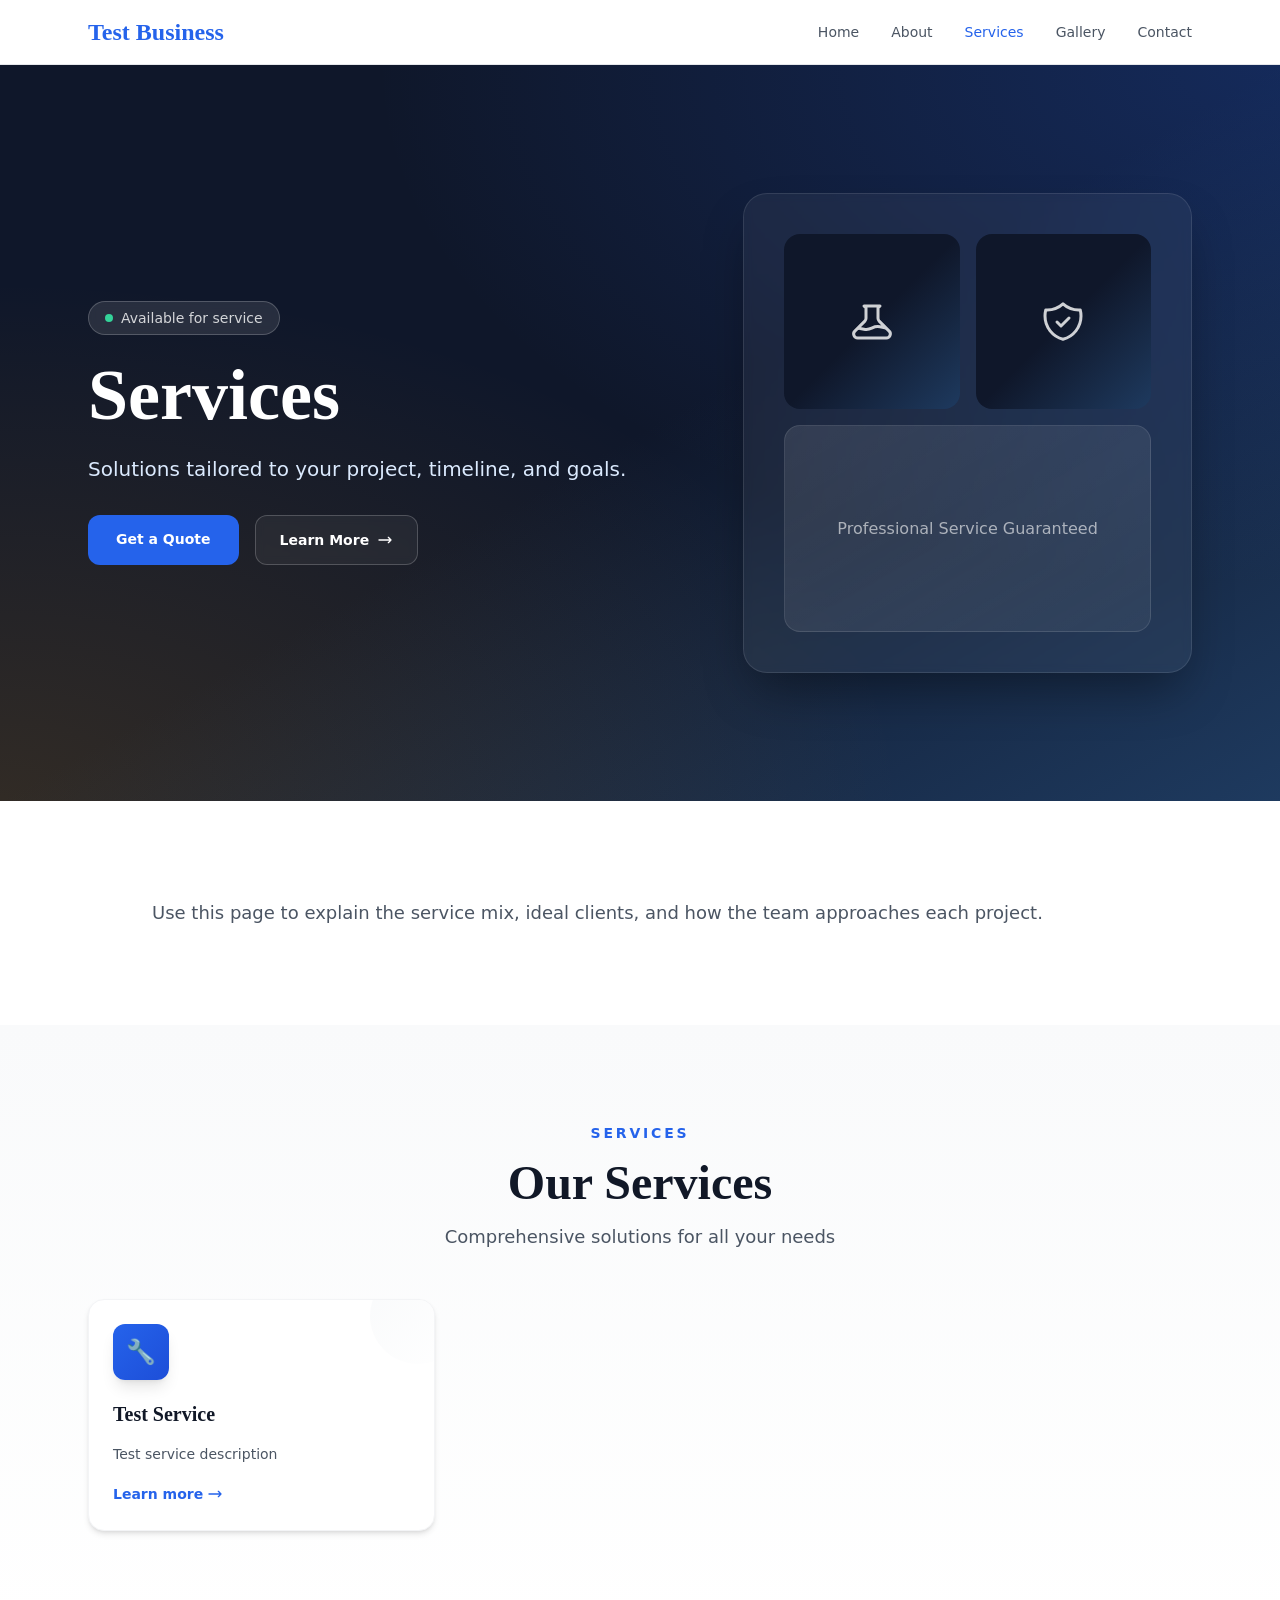
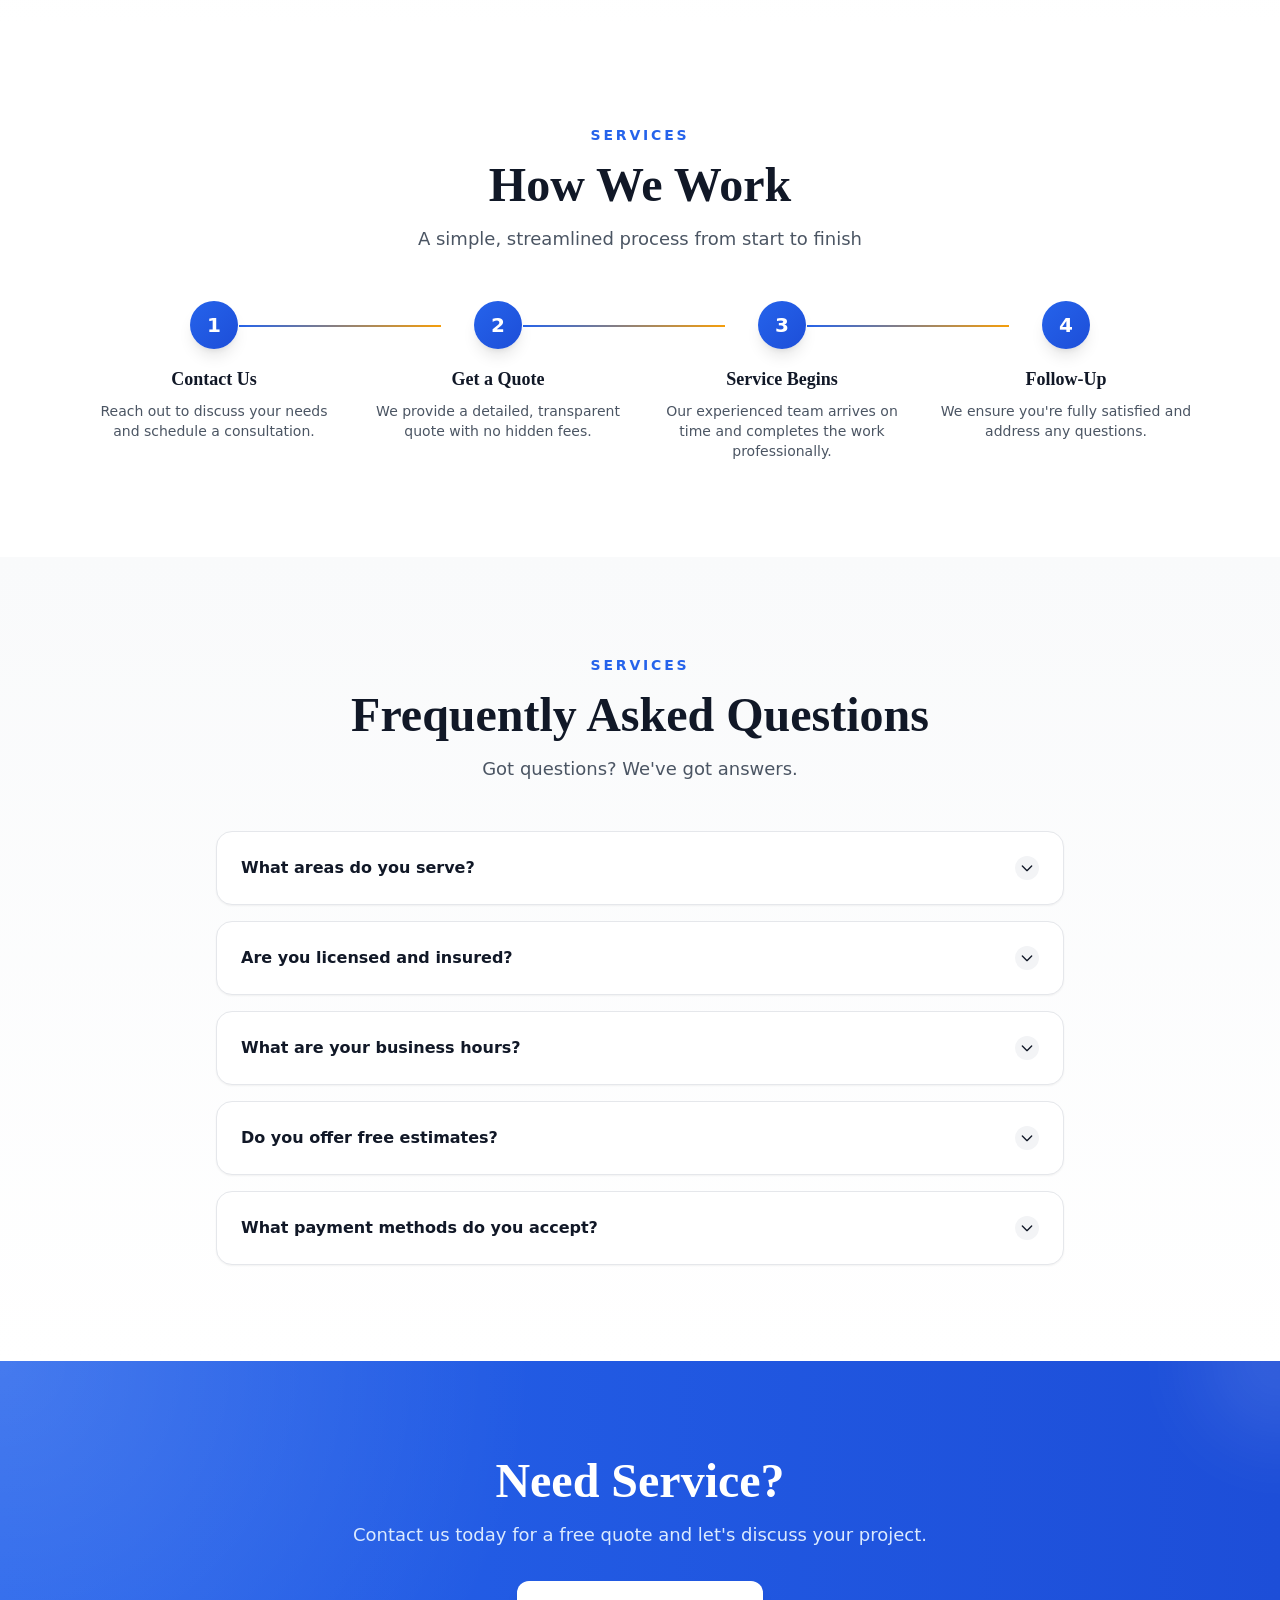
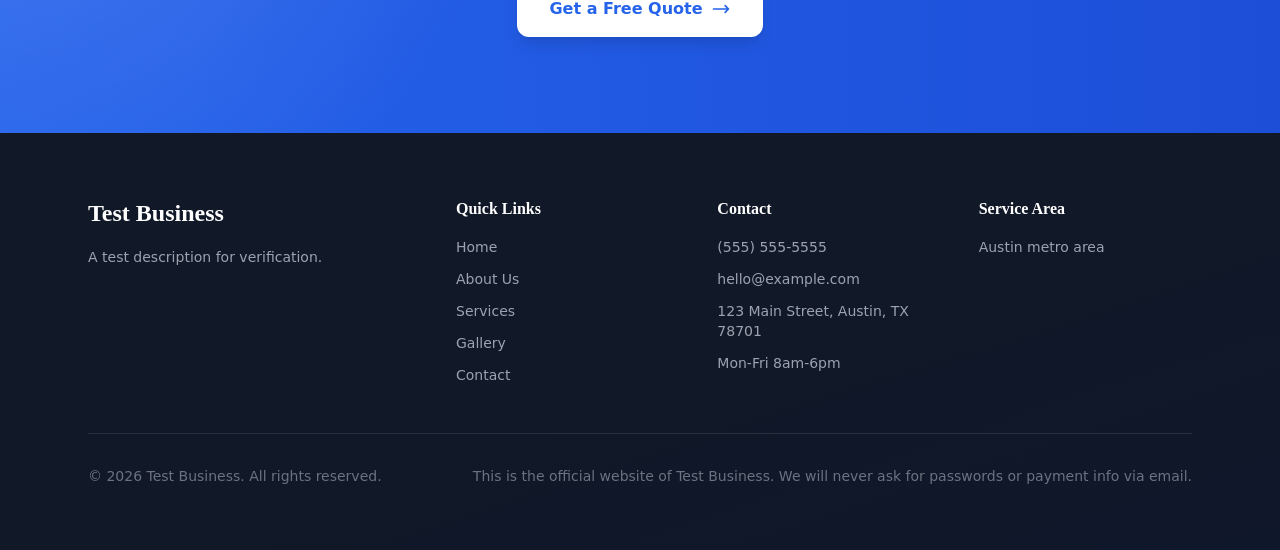
<file: services/index.html>
<!DOCTYPE html><html lang="en" data-astro-cid-37fxchfa style="--primaryColor: #2563eb;--secondaryColor: #f59e0b;--displayFont: 'Playfair Display', Georgia, serif;--bodyFont: 'Inter', system-ui, sans-serif;"> <head><!-- Primary Meta Tags --><meta charset="utf-8"><meta name="viewport" content="width=device-width, initial-scale=1"><title>Test Business Services</title><meta name="description" content="Explore the services Test Business offers in your area."><meta name="author" content="Test Business"><meta name="robots" content="index, follow"><link rel="canonical" href="https://example.com/services/"><link rel="preconnect" href="https://fonts.googleapis.com"><link rel="preconnect" href="https://fonts.gstatic.com" crossorigin><link href="https://fonts.googleapis.com/css2?family=Inter:wght@400;500;600;700;800&family=Playfair+Display:wght@600;700&family=Cormorant+Garamond:wght@500;600;700&family=DM+Serif+Display:ital@0;1&family=Space+Grotesk:wght@500;700&family=Source+Sans+3:wght@400;500;600;700&display=swap" rel="stylesheet"><!-- Security & Anti-Phishing --><meta http-equiv="X-Frame-Options" content="SAMEORIGIN"><meta http-equiv="X-Content-Type-Options" content="nosniff"><meta http-equiv="X-XSS-Protection" content="1; mode=block"><meta name="referrer" content="strict-origin-when-cross-origin"><meta http-equiv="Content-Security-Policy" content="default-src 'self'; script-src 'self' https://unpkg.com https://cdnjs.cloudflare.com; style-src 'self' 'unsafe-inline' https://fonts.googleapis.com; font-src 'self' https://fonts.gstatic.com; img-src 'self' data: https:; connect-src 'self'; frame-src 'self' https://unpkg.com; base-uri 'self'; form-action 'self'; frame-ancestors 'self'; object-src 'none'"><!-- Open Graph / Facebook --><meta property="og:type" content="website"><meta property="og:url" content="https://example.com/services/"><meta property="og:title" content="Test Business Services"><meta property="og:description" content="Explore the services Test Business offers in your area."><meta property="og:site_name" content="Test Business"><meta property="og:locale" content="en_US"><meta property="og:image" content=""><meta property="og:image:width" content="1200"><meta property="og:image:height" content="630"><meta property="og:image:alt" content="Test Business Services"><!-- Twitter --><meta name="twitter:card" content="summary_large_image"><meta name="twitter:url" content="https://example.com/services/"><meta name="twitter:title" content="Test Business Services"><meta name="twitter:description" content="Explore the services Test Business offers in your area."><meta name="twitter:image" content=""><!-- Additional SEO --><meta name="geo.placename" content="123 Main Street, Austin, TX 78701"><!-- Structured Data (JSON-LD) --><script type="application/ld+json">{"@context":"https://schema.org","@type":"LocalBusiness","name":"Test Business","description":"A professional local business website.","url":"https://example.com","telephone":"(555) 555-5555","email":"hello@example.com","address":{"@type":"PostalAddress","streetAddress":"123 Main Street, Austin, TX 78701","addressLocality":"","addressRegion":"","postalCode":"","addressCountry":"US"},"openingHours":"Mon-Fri 8am-6pm","sameAs":[]}</script><link rel="stylesheet" href="/_astro/about.DTHhjvrA.css"></head> <body class="bg-white text-gray-900" data-astro-cid-37fxchfa style="--primaryColor: #2563eb;--secondaryColor: #f59e0b;--displayFont: 'Playfair Display', Georgia, serif;--bodyFont: 'Inter', system-ui, sans-serif;"> <a href="#main-content" class="sr-only focus:not-sr-only focus:absolute focus:left-4 focus:top-4 focus:z-50 focus:rounded focus:bg-white focus:px-4 focus:py-2 focus:text-sm focus:font-semibold focus:text-gray-900 focus:shadow" data-astro-cid-37fxchfa style="--primaryColor: #2563eb;--secondaryColor: #f59e0b;--displayFont: 'Playfair Display', Georgia, serif;--bodyFont: 'Inter', system-ui, sans-serif;">
Skip to content
</a> <header class="sticky top-0 z-40 border-b border-gray-200 backdrop-blur bg-white/95" data-astro-cid-37fxchfa style="--primaryColor: #2563eb;--secondaryColor: #f59e0b;--displayFont: 'Playfair Display', Georgia, serif;--bodyFont: 'Inter', system-ui, sans-serif;"> <nav class="mx-auto flex max-w-6xl items-center justify-between px-6 py-4" aria-label="Main navigation" data-astro-cid-37fxchfa style="--primaryColor: #2563eb;--secondaryColor: #f59e0b;--displayFont: 'Playfair Display', Georgia, serif;--bodyFont: 'Inter', system-ui, sans-serif;"> <a href="/" class="font-heading text-2xl font-bold text-primary" data-astro-cid-37fxchfa style="--primaryColor: #2563eb;--secondaryColor: #f59e0b;--displayFont: 'Playfair Display', Georgia, serif;--bodyFont: 'Inter', system-ui, sans-serif;">Test Business</a> <div class="hidden items-center gap-8 md:flex" data-astro-cid-37fxchfa style="--primaryColor: #2563eb;--secondaryColor: #f59e0b;--displayFont: 'Playfair Display', Georgia, serif;--bodyFont: 'Inter', system-ui, sans-serif;"> <a href="/" class="text-sm font-medium transition-colors hover:text-primary text-gray-600" data-astro-cid-37fxchfa style="--primaryColor: #2563eb;--secondaryColor: #f59e0b;--displayFont: 'Playfair Display', Georgia, serif;--bodyFont: 'Inter', system-ui, sans-serif;"> Home </a><a href="/about/" class="text-sm font-medium transition-colors hover:text-primary text-gray-600" data-astro-cid-37fxchfa style="--primaryColor: #2563eb;--secondaryColor: #f59e0b;--displayFont: 'Playfair Display', Georgia, serif;--bodyFont: 'Inter', system-ui, sans-serif;"> About </a><a href="/services/" class="text-sm font-medium transition-colors hover:text-primary text-primary" data-astro-cid-37fxchfa style="--primaryColor: #2563eb;--secondaryColor: #f59e0b;--displayFont: 'Playfair Display', Georgia, serif;--bodyFont: 'Inter', system-ui, sans-serif;"> Services </a><a href="/gallery/" class="text-sm font-medium transition-colors hover:text-primary text-gray-600" data-astro-cid-37fxchfa style="--primaryColor: #2563eb;--secondaryColor: #f59e0b;--displayFont: 'Playfair Display', Georgia, serif;--bodyFont: 'Inter', system-ui, sans-serif;"> Gallery </a><a href="/contact/" class="text-sm font-medium transition-colors hover:text-primary text-gray-600" data-astro-cid-37fxchfa style="--primaryColor: #2563eb;--secondaryColor: #f59e0b;--displayFont: 'Playfair Display', Georgia, serif;--bodyFont: 'Inter', system-ui, sans-serif;"> Contact </a> </div> <details class="relative md:hidden" data-astro-cid-37fxchfa style="--primaryColor: #2563eb;--secondaryColor: #f59e0b;--displayFont: 'Playfair Display', Georgia, serif;--bodyFont: 'Inter', system-ui, sans-serif;"> <summary class="list-none cursor-pointer rounded p-2 text-gray-700 focus:outline-none focus:ring-2 focus:ring-primary focus:ring-offset-2" aria-label="Open mobile navigation" data-astro-cid-37fxchfa style="--primaryColor: #2563eb;--secondaryColor: #f59e0b;--displayFont: 'Playfair Display', Georgia, serif;--bodyFont: 'Inter', system-ui, sans-serif;"> <svg class="h-6 w-6" fill="none" stroke="currentColor" viewBox="0 0 24 24" aria-hidden="true" data-astro-cid-37fxchfa style="--primaryColor: #2563eb;--secondaryColor: #f59e0b;--displayFont: 'Playfair Display', Georgia, serif;--bodyFont: 'Inter', system-ui, sans-serif;"> <path stroke-linecap="round" stroke-linejoin="round" stroke-width="2" d="M4 6h16M4 12h16M4 18h16" data-astro-cid-37fxchfa style="--primaryColor: #2563eb;--secondaryColor: #f59e0b;--displayFont: 'Playfair Display', Georgia, serif;--bodyFont: 'Inter', system-ui, sans-serif;"></path> </svg> </summary> <div class="absolute right-0 mt-3 min-w-48 rounded-xl border p-3 shadow-lg border-gray-200 bg-white" data-astro-cid-37fxchfa style="--primaryColor: #2563eb;--secondaryColor: #f59e0b;--displayFont: 'Playfair Display', Georgia, serif;--bodyFont: 'Inter', system-ui, sans-serif;"> <a href="/" class="block rounded-lg px-3 py-2 text-sm font-medium transition-colors hover:bg-gray-50 hover:text-primary text-gray-700" data-astro-cid-37fxchfa style="--primaryColor: #2563eb;--secondaryColor: #f59e0b;--displayFont: 'Playfair Display', Georgia, serif;--bodyFont: 'Inter', system-ui, sans-serif;"> Home </a><a href="/about/" class="block rounded-lg px-3 py-2 text-sm font-medium transition-colors hover:bg-gray-50 hover:text-primary text-gray-700" data-astro-cid-37fxchfa style="--primaryColor: #2563eb;--secondaryColor: #f59e0b;--displayFont: 'Playfair Display', Georgia, serif;--bodyFont: 'Inter', system-ui, sans-serif;"> About </a><a href="/services/" class="block rounded-lg px-3 py-2 text-sm font-medium transition-colors hover:bg-gray-50 hover:text-primary bg-gray-50 text-primary" data-astro-cid-37fxchfa style="--primaryColor: #2563eb;--secondaryColor: #f59e0b;--displayFont: 'Playfair Display', Georgia, serif;--bodyFont: 'Inter', system-ui, sans-serif;"> Services </a><a href="/gallery/" class="block rounded-lg px-3 py-2 text-sm font-medium transition-colors hover:bg-gray-50 hover:text-primary text-gray-700" data-astro-cid-37fxchfa style="--primaryColor: #2563eb;--secondaryColor: #f59e0b;--displayFont: 'Playfair Display', Georgia, serif;--bodyFont: 'Inter', system-ui, sans-serif;"> Gallery </a><a href="/contact/" class="block rounded-lg px-3 py-2 text-sm font-medium transition-colors hover:bg-gray-50 hover:text-primary text-gray-700" data-astro-cid-37fxchfa style="--primaryColor: #2563eb;--secondaryColor: #f59e0b;--displayFont: 'Playfair Display', Georgia, serif;--bodyFont: 'Inter', system-ui, sans-serif;"> Contact </a> </div> </details> </nav> </header> <main id="main-content" data-astro-cid-37fxchfa style="--primaryColor: #2563eb;--secondaryColor: #f59e0b;--displayFont: 'Playfair Display', Georgia, serif;--bodyFont: 'Inter', system-ui, sans-serif;">  <section class="relative overflow-hidden bg-gradient-to-br from-slate-900 via-slate-900 to-[#1e3a5f] py-20 md:py-28 lg:py-32"> <div class="absolute inset-0 bg-[radial-gradient(ellipse_at_top_right,_rgba(37,99,235,0.25),_transparent_50%)]"></div> <div class="absolute inset-0 bg-[radial-gradient(ellipse_at_bottom_left,_rgba(245,158,11,0.15),_transparent_50%)]"></div> <div class="absolute top-0 right-0 h-96 w-96 translate-x-1/3 -translate-y-1/4 rounded-full bg-primary/10 blur-3xl"></div> <div class="absolute bottom-0 left-0 h-64 w-64 -translate-x-1/4 translate-y-1/4 rounded-full bg-secondary/10 blur-3xl"></div> <div class="relative mx-auto max-w-6xl px-6"> <div class="grid items-center gap-12 lg:grid-cols-[1.15fr_0.85fr]"> <div class="max-w-2xl"> <div class="mb-6 inline-flex items-center gap-2 rounded-full border border-white/20 bg-white/10 px-4 py-1.5 backdrop-blur-sm"> <span class="h-2 w-2 animate-pulse rounded-full bg-emerald-400"></span> <span class="text-sm font-medium text-white/80">Available for service</span> </div> <h1 class="font-heading text-4xl font-bold leading-tight text-white md:text-5xl lg:text-6xl xl:text-7xl"> Services </h1> <p class="mt-6 text-lg leading-8 text-blue-100 md:text-xl lg:text-xl"> Solutions tailored to your project, timeline, and goals. </p> <div class="mt-8 flex flex-wrap gap-4"> <a href="/contact" class="group relative overflow-hidden rounded-xl bg-primary px-7 py-3.5 text-sm font-semibold text-white transition-all hover:bg-primary/90 hover:shadow-lg hover:shadow-primary/30 hover:-translate-y-0.5"> <span class="relative z-10">Get a Quote</span> <div class="absolute inset-0 -translate-x-full bg-gradient-to-r from-transparent via-white/20 to-transparent transition-transform duration-500 group-hover:translate-x-full"></div> </a> <a href="/about" class="group flex items-center gap-2 rounded-xl border border-white/20 bg-white/5 px-6 py-3.5 text-sm font-semibold text-white backdrop-blur-sm transition-all hover:bg-white/10 hover:border-white/30"> <span>Learn More</span> <svg class="h-4 w-4 transition-transform group-hover:translate-x-0.5" fill="none" stroke="currentColor" viewBox="0 0 24 24"> <path stroke-linecap="round" stroke-linejoin="round" stroke-width="2" d="M17 8l4 4m0 0l-4 4m4-4H3"></path> </svg> </a> </div>  </div> <div class="relative"> <div class="relative overflow-hidden rounded-3xl border border-white/10 bg-white/5 p-10 shadow-2xl shadow-black/40 backdrop-blur-sm"> <div class="grid grid-cols-2 gap-4"> <div class="aspect-square rounded-2xl bg-gradient-to-br from-primary/30 to-primary/10 flex items-center justify-center"> <svg class="h-12 w-12 text-white/80" fill="none" stroke="currentColor" viewBox="0 0 24 24"> <path stroke-linecap="round" stroke-linejoin="round" stroke-width="1.5" d="M19.428 15.428a2 2 0 00-1.022-.547l-2.384-.477a6 6 0 00-3.86.517l-.318.158a6 6 0 01-3.86.517L6.05 15.21a2 2 0 00-1.806.547M8 4h8l-1 1v5.172a2 2 0 00.586 1.414l5 5c1.26 1.26.367 3.414-1.415 3.414H4.828c-1.782 0-2.674-2.154-1.414-3.414l5-5A2 2 0 009 10.172V5L8 4z"></path> </svg> </div> <div class="aspect-square rounded-2xl bg-gradient-to-br from-secondary/30 to-secondary/10 flex items-center justify-center"> <svg class="h-12 w-12 text-white/80" fill="none" stroke="currentColor" viewBox="0 0 24 24"> <path stroke-linecap="round" stroke-linejoin="round" stroke-width="1.5" d="M9 12l2 2 4-4m5.618-4.016A11.955 11.955 0 0112 2.944a11.955 11.955 0 01-8.618 3.04A12.02 12.02 0 003 9c0 5.591 3.824 10.29 9 11.622 5.176-1.332 9-6.03 9-11.622 0-1.042-.133-2.052-.382-3.016z"></path> </svg> </div> <div class="col-span-2 aspect-video rounded-2xl bg-gradient-to-br from-white/10 to-white/5 flex items-center justify-center border border-white/10"> <span class="text-center text-white/60">Professional Service Guaranteed</span> </div> </div> </div> </div> </div> </div> </section> <section class="py-16 md:py-24 bg-white"> <div class="mx-auto max-w-5xl px-6"> <div class="prose max-w-none text-lg leading-8 text-gray-600"> <p>Use this page to explain the service mix, ideal clients, and how the team approaches each project.</p> </div> </div> </section> <section class="py-16 md:py-24 bg-gradient-to-b from-gray-50 to-white"> <div class="mx-auto max-w-6xl px-6"> <div class="mb-12 text-center"> <span class="mb-4 inline-block text-sm font-semibold uppercase tracking-[0.2em] text-primary">
Services
</span> <h2 class="font-heading text-3xl font-bold md:text-4xl lg:text-5xl text-gray-900"> Our Services </h2> <p class="mx-auto mt-4 max-w-2xl text-lg text-center text-gray-600"> Comprehensive solutions for all your needs </p> </div> <div class="mt-12 grid gap-8 md:grid-cols-2 lg:grid-cols-3"> <article class="group relative overflow-hidden rounded-2xl border border-gray-100 bg-white p-6 shadow-md transition-all hover:shadow-xl hover:-translate-y-1"> <div class="absolute top-0 right-0 h-24 w-24 translate-x-8 -translate-y-8 rounded-full bg-gradient-to-br from-primary/10 to-secondary/10 transition-transform group-hover:scale-150"></div> <div class="relative"> <div class="flex h-14 w-14 items-center justify-center rounded-xl bg-gradient-to-br from-primary to-[#1d4ed8] text-2xl text-white shadow-lg shadow-primary/20 mb-5"> 🔧 </div> <h3 class="font-heading text-xl font-semibold text-gray-900"> Test Service </h3> <p class="mt-3 text-sm leading-7 text-gray-600"> Test service description </p> <a href="/services" class="mt-4 inline-flex items-center gap-1 text-sm font-semibold text-primary transition-colors group-hover:gap-2">
Learn more
<svg class="h-4 w-4" fill="none" stroke="currentColor" viewBox="0 0 24 24"> <path stroke-linecap="round" stroke-linejoin="round" stroke-width="2" d="M17 8l4 4m0 0l-4 4m4-4H3"></path> </svg> </a> </div> </article> </div> </div> </section> <section class="py-16 md:py-24 bg-white"> <div class="mx-auto max-w-6xl px-6"> <div class="mb-12 text-center"> <span class="mb-4 inline-block text-sm font-semibold uppercase tracking-[0.2em] text-primary">
Services
</span> <h2 class="font-heading text-3xl font-bold md:text-4xl lg:text-5xl text-gray-900"> How We Work </h2> <p class="mx-auto mt-4 max-w-2xl text-lg text-center text-gray-600"> A simple, streamlined process from start to finish </p> </div> <div class="mt-12 grid gap-8 md:grid-cols-4"> <div class="relative text-center"> <div class="hidden md:block absolute top-6 left-[60%] w-[80%] h-0.5 bg-gradient-to-r from-primary to-secondary"></div> <div class="relative mx-auto mb-4 flex h-12 w-12 items-center justify-center rounded-full bg-gradient-to-br from-primary to-[#1d4ed8] text-xl font-bold text-white shadow-lg shadow-primary/20"> 1 </div> <h3 class="font-heading text-lg font-semibold text-gray-900">Contact Us</h3> <p class="mt-2 text-sm text-gray-600">Reach out to discuss your needs and schedule a consultation.</p> </div><div class="relative text-center"> <div class="hidden md:block absolute top-6 left-[60%] w-[80%] h-0.5 bg-gradient-to-r from-primary to-secondary"></div> <div class="relative mx-auto mb-4 flex h-12 w-12 items-center justify-center rounded-full bg-gradient-to-br from-primary to-[#1d4ed8] text-xl font-bold text-white shadow-lg shadow-primary/20"> 2 </div> <h3 class="font-heading text-lg font-semibold text-gray-900">Get a Quote</h3> <p class="mt-2 text-sm text-gray-600">We provide a detailed, transparent quote with no hidden fees.</p> </div><div class="relative text-center"> <div class="hidden md:block absolute top-6 left-[60%] w-[80%] h-0.5 bg-gradient-to-r from-primary to-secondary"></div> <div class="relative mx-auto mb-4 flex h-12 w-12 items-center justify-center rounded-full bg-gradient-to-br from-primary to-[#1d4ed8] text-xl font-bold text-white shadow-lg shadow-primary/20"> 3 </div> <h3 class="font-heading text-lg font-semibold text-gray-900">Service Begins</h3> <p class="mt-2 text-sm text-gray-600">Our experienced team arrives on time and completes the work professionally.</p> </div><div class="relative text-center">  <div class="relative mx-auto mb-4 flex h-12 w-12 items-center justify-center rounded-full bg-gradient-to-br from-primary to-[#1d4ed8] text-xl font-bold text-white shadow-lg shadow-primary/20"> 4 </div> <h3 class="font-heading text-lg font-semibold text-gray-900">Follow-Up</h3> <p class="mt-2 text-sm text-gray-600">We ensure you&#39;re fully satisfied and address any questions.</p> </div> </div> </div> </section> <section class="py-16 md:py-24 bg-gradient-to-b from-gray-50 to-white"> <div class="mx-auto max-w-4xl px-6"> <div class="mb-12 text-center"> <span class="mb-4 inline-block text-sm font-semibold uppercase tracking-[0.2em] text-primary">
Services
</span> <h2 class="font-heading text-3xl font-bold md:text-4xl lg:text-5xl text-gray-900"> Frequently Asked Questions </h2> <p class="mx-auto mt-4 max-w-2xl text-lg text-center text-gray-600"> Got questions? We&#39;ve got answers. </p> </div> <div class="mt-12 space-y-4"> <details class="group rounded-2xl border border-gray-200 bg-white p-6 shadow-sm transition-all open:shadow-lg"> <summary class="flex cursor-pointer items-center justify-between gap-2 font-semibold text-gray-900 list-none"> <span>What areas do you serve?</span> <span class="flex h-6 w-6 items-center justify-center rounded-full bg-gray-100 transition-transform group-open:rotate-180"> <svg class="h-4 w-4" fill="none" stroke="currentColor" viewBox="0 0 24 24"> <path stroke-linecap="round" stroke-linejoin="round" stroke-width="2" d="M19 9l-7 7-7-7"></path> </svg> </span> </summary> <p class="mt-4 text-gray-600">We proudly serve Austin metro area and surrounding communities.</p> </details><details class="group rounded-2xl border border-gray-200 bg-white p-6 shadow-sm transition-all open:shadow-lg"> <summary class="flex cursor-pointer items-center justify-between gap-2 font-semibold text-gray-900 list-none"> <span>Are you licensed and insured?</span> <span class="flex h-6 w-6 items-center justify-center rounded-full bg-gray-100 transition-transform group-open:rotate-180"> <svg class="h-4 w-4" fill="none" stroke="currentColor" viewBox="0 0 24 24"> <path stroke-linecap="round" stroke-linejoin="round" stroke-width="2" d="M19 9l-7 7-7-7"></path> </svg> </span> </summary> <p class="mt-4 text-gray-600">Yes, we are fully licensed, insured, and certified for all work we perform.</p> </details><details class="group rounded-2xl border border-gray-200 bg-white p-6 shadow-sm transition-all open:shadow-lg"> <summary class="flex cursor-pointer items-center justify-between gap-2 font-semibold text-gray-900 list-none"> <span>What are your business hours?</span> <span class="flex h-6 w-6 items-center justify-center rounded-full bg-gray-100 transition-transform group-open:rotate-180"> <svg class="h-4 w-4" fill="none" stroke="currentColor" viewBox="0 0 24 24"> <path stroke-linecap="round" stroke-linejoin="round" stroke-width="2" d="M19 9l-7 7-7-7"></path> </svg> </span> </summary> <p class="mt-4 text-gray-600">Mon-Fri 8am-6pm. We&#39;re happy to accommodate emergency requests when possible.</p> </details><details class="group rounded-2xl border border-gray-200 bg-white p-6 shadow-sm transition-all open:shadow-lg"> <summary class="flex cursor-pointer items-center justify-between gap-2 font-semibold text-gray-900 list-none"> <span>Do you offer free estimates?</span> <span class="flex h-6 w-6 items-center justify-center rounded-full bg-gray-100 transition-transform group-open:rotate-180"> <svg class="h-4 w-4" fill="none" stroke="currentColor" viewBox="0 0 24 24"> <path stroke-linecap="round" stroke-linejoin="round" stroke-width="2" d="M19 9l-7 7-7-7"></path> </svg> </span> </summary> <p class="mt-4 text-gray-600">Yes, we provide free, no-obligation estimates for all services.</p> </details><details class="group rounded-2xl border border-gray-200 bg-white p-6 shadow-sm transition-all open:shadow-lg"> <summary class="flex cursor-pointer items-center justify-between gap-2 font-semibold text-gray-900 list-none"> <span>What payment methods do you accept?</span> <span class="flex h-6 w-6 items-center justify-center rounded-full bg-gray-100 transition-transform group-open:rotate-180"> <svg class="h-4 w-4" fill="none" stroke="currentColor" viewBox="0 0 24 24"> <path stroke-linecap="round" stroke-linejoin="round" stroke-width="2" d="M19 9l-7 7-7-7"></path> </svg> </span> </summary> <p class="mt-4 text-gray-600">We accept all major credit cards, checks, and can discuss payment plans for larger projects.</p> </details> </div> </div> </section> <section class="relative overflow-hidden bg-gradient-to-r from-primary to-[#1d4ed8] py-16 md:py-24"> <div class="absolute inset-0 bg-[radial-gradient(circle_at_top_left,_rgba(255,255,255,0.15),_transparent_40%)]"></div> <div class="absolute top-0 right-0 h-40 w-40 translate-x-1/2 -translate-y-1/2 rounded-full bg-white/10 blur-2xl"></div> <div class="absolute bottom-0 left-0 h-32 w-32 -translate-x-1/2 translate-y-1/2 rounded-full bg-secondary/20 blur-2xl"></div> <div class="relative mx-auto max-w-4xl px-6 text-center"> <h2 class="font-heading text-3xl font-bold text-white md:text-4xl lg:text-5xl">Need Service?</h2> <p class="mx-auto mt-4 max-w-2xl text-lg text-blue-100">Contact us today for a free quote and let&#39;s discuss your project.</p> <div class="mt-8"> <a href="/contact" class="inline-flex items-center gap-2 rounded-xl bg-white px-8 py-4 text-base font-semibold text-primary shadow-lg transition-all hover:shadow-xl hover:-translate-y-1"> Get a Free Quote <svg class="h-5 w-5" fill="none" stroke="currentColor" viewBox="0 0 24 24"> <path stroke-linecap="round" stroke-linejoin="round" stroke-width="2" d="M17 8l4 4m0 0l-4 4m4-4H3"></path> </svg> </a> </div> </div> </section>  </main> <footer class="bg-gradient-to-br from-gray-900 via-gray-900 to-slate-900 text-gray-300 py-16" data-astro-cid-37fxchfa style="--primaryColor: #2563eb;--secondaryColor: #f59e0b;--displayFont: 'Playfair Display', Georgia, serif;--bodyFont: 'Inter', system-ui, sans-serif;"> <div class="mx-auto max-w-6xl px-6" data-astro-cid-37fxchfa style="--primaryColor: #2563eb;--secondaryColor: #f59e0b;--displayFont: 'Playfair Display', Georgia, serif;--bodyFont: 'Inter', system-ui, sans-serif;"> <div class="grid gap-12 md:grid-cols-[1.5fr_1fr_1fr_1fr]" data-astro-cid-37fxchfa style="--primaryColor: #2563eb;--secondaryColor: #f59e0b;--displayFont: 'Playfair Display', Georgia, serif;--bodyFont: 'Inter', system-ui, sans-serif;"> <div data-astro-cid-37fxchfa style="--primaryColor: #2563eb;--secondaryColor: #f59e0b;--displayFont: 'Playfair Display', Georgia, serif;--bodyFont: 'Inter', system-ui, sans-serif;"> <h2 class="font-heading text-2xl font-bold text-white" data-astro-cid-37fxchfa style="--primaryColor: #2563eb;--secondaryColor: #f59e0b;--displayFont: 'Playfair Display', Georgia, serif;--bodyFont: 'Inter', system-ui, sans-serif;">Test Business</h2> <p class="mt-4 text-sm leading-6 text-gray-400 max-w-xs" data-astro-cid-37fxchfa style="--primaryColor: #2563eb;--secondaryColor: #f59e0b;--displayFont: 'Playfair Display', Georgia, serif;--bodyFont: 'Inter', system-ui, sans-serif;">A test description for verification.</p> <div class="mt-6 flex gap-4" data-astro-cid-37fxchfa style="--primaryColor: #2563eb;--secondaryColor: #f59e0b;--displayFont: 'Playfair Display', Georgia, serif;--bodyFont: 'Inter', system-ui, sans-serif;">  </div> </div> <div data-astro-cid-37fxchfa style="--primaryColor: #2563eb;--secondaryColor: #f59e0b;--displayFont: 'Playfair Display', Georgia, serif;--bodyFont: 'Inter', system-ui, sans-serif;"> <h3 class="font-heading text-base font-semibold text-white" data-astro-cid-37fxchfa style="--primaryColor: #2563eb;--secondaryColor: #f59e0b;--displayFont: 'Playfair Display', Georgia, serif;--bodyFont: 'Inter', system-ui, sans-serif;">Quick Links</h3> <ul class="mt-4 space-y-3 text-sm" data-astro-cid-37fxchfa style="--primaryColor: #2563eb;--secondaryColor: #f59e0b;--displayFont: 'Playfair Display', Georgia, serif;--bodyFont: 'Inter', system-ui, sans-serif;"> <li data-astro-cid-37fxchfa style="--primaryColor: #2563eb;--secondaryColor: #f59e0b;--displayFont: 'Playfair Display', Georgia, serif;--bodyFont: 'Inter', system-ui, sans-serif;"><a href="/" class="text-gray-400 transition-colors hover:text-primary" data-astro-cid-37fxchfa style="--primaryColor: #2563eb;--secondaryColor: #f59e0b;--displayFont: 'Playfair Display', Georgia, serif;--bodyFont: 'Inter', system-ui, sans-serif;">Home</a></li> <li data-astro-cid-37fxchfa style="--primaryColor: #2563eb;--secondaryColor: #f59e0b;--displayFont: 'Playfair Display', Georgia, serif;--bodyFont: 'Inter', system-ui, sans-serif;"><a href="/about/" class="text-gray-400 transition-colors hover:text-primary" data-astro-cid-37fxchfa style="--primaryColor: #2563eb;--secondaryColor: #f59e0b;--displayFont: 'Playfair Display', Georgia, serif;--bodyFont: 'Inter', system-ui, sans-serif;">About Us</a></li> <li data-astro-cid-37fxchfa style="--primaryColor: #2563eb;--secondaryColor: #f59e0b;--displayFont: 'Playfair Display', Georgia, serif;--bodyFont: 'Inter', system-ui, sans-serif;"><a href="/services/" class="text-gray-400 transition-colors hover:text-primary" data-astro-cid-37fxchfa style="--primaryColor: #2563eb;--secondaryColor: #f59e0b;--displayFont: 'Playfair Display', Georgia, serif;--bodyFont: 'Inter', system-ui, sans-serif;">Services</a></li> <li data-astro-cid-37fxchfa style="--primaryColor: #2563eb;--secondaryColor: #f59e0b;--displayFont: 'Playfair Display', Georgia, serif;--bodyFont: 'Inter', system-ui, sans-serif;"><a href="/gallery/" class="text-gray-400 transition-colors hover:text-primary" data-astro-cid-37fxchfa style="--primaryColor: #2563eb;--secondaryColor: #f59e0b;--displayFont: 'Playfair Display', Georgia, serif;--bodyFont: 'Inter', system-ui, sans-serif;">Gallery</a></li> <li data-astro-cid-37fxchfa style="--primaryColor: #2563eb;--secondaryColor: #f59e0b;--displayFont: 'Playfair Display', Georgia, serif;--bodyFont: 'Inter', system-ui, sans-serif;"><a href="/contact/" class="text-gray-400 transition-colors hover:text-primary" data-astro-cid-37fxchfa style="--primaryColor: #2563eb;--secondaryColor: #f59e0b;--displayFont: 'Playfair Display', Georgia, serif;--bodyFont: 'Inter', system-ui, sans-serif;">Contact</a></li> </ul> </div> <div data-astro-cid-37fxchfa style="--primaryColor: #2563eb;--secondaryColor: #f59e0b;--displayFont: 'Playfair Display', Georgia, serif;--bodyFont: 'Inter', system-ui, sans-serif;"> <h3 class="font-heading text-base font-semibold text-white" data-astro-cid-37fxchfa style="--primaryColor: #2563eb;--secondaryColor: #f59e0b;--displayFont: 'Playfair Display', Georgia, serif;--bodyFont: 'Inter', system-ui, sans-serif;">Contact</h3> <div class="mt-4 space-y-3 text-sm text-gray-400" data-astro-cid-37fxchfa style="--primaryColor: #2563eb;--secondaryColor: #f59e0b;--displayFont: 'Playfair Display', Georgia, serif;--bodyFont: 'Inter', system-ui, sans-serif;"> <p data-astro-cid-37fxchfa style="--primaryColor: #2563eb;--secondaryColor: #f59e0b;--displayFont: 'Playfair Display', Georgia, serif;--bodyFont: 'Inter', system-ui, sans-serif;"><a href="tel:(555) 555-5555" class="hover:text-primary transition-colors" data-astro-cid-37fxchfa style="--primaryColor: #2563eb;--secondaryColor: #f59e0b;--displayFont: 'Playfair Display', Georgia, serif;--bodyFont: 'Inter', system-ui, sans-serif;">(555) 555-5555</a></p> <p data-astro-cid-37fxchfa style="--primaryColor: #2563eb;--secondaryColor: #f59e0b;--displayFont: 'Playfair Display', Georgia, serif;--bodyFont: 'Inter', system-ui, sans-serif;"><a href="mailto:hello@example.com" class="hover:text-primary transition-colors" data-astro-cid-37fxchfa style="--primaryColor: #2563eb;--secondaryColor: #f59e0b;--displayFont: 'Playfair Display', Georgia, serif;--bodyFont: 'Inter', system-ui, sans-serif;">hello@example.com</a></p> <p data-astro-cid-37fxchfa style="--primaryColor: #2563eb;--secondaryColor: #f59e0b;--displayFont: 'Playfair Display', Georgia, serif;--bodyFont: 'Inter', system-ui, sans-serif;">123 Main Street, Austin, TX 78701</p> <p data-astro-cid-37fxchfa style="--primaryColor: #2563eb;--secondaryColor: #f59e0b;--displayFont: 'Playfair Display', Georgia, serif;--bodyFont: 'Inter', system-ui, sans-serif;">Mon-Fri 8am-6pm</p> </div> </div> <div data-astro-cid-37fxchfa style="--primaryColor: #2563eb;--secondaryColor: #f59e0b;--displayFont: 'Playfair Display', Georgia, serif;--bodyFont: 'Inter', system-ui, sans-serif;"> <h3 class="font-heading text-base font-semibold text-white" data-astro-cid-37fxchfa style="--primaryColor: #2563eb;--secondaryColor: #f59e0b;--displayFont: 'Playfair Display', Georgia, serif;--bodyFont: 'Inter', system-ui, sans-serif;">Service Area</h3> <p class="mt-4 text-sm text-gray-400" data-astro-cid-37fxchfa style="--primaryColor: #2563eb;--secondaryColor: #f59e0b;--displayFont: 'Playfair Display', Georgia, serif;--bodyFont: 'Inter', system-ui, sans-serif;">Austin metro area</p> </div> </div> <div class="mt-12 border-t border-white/10 pt-8" data-astro-cid-37fxchfa style="--primaryColor: #2563eb;--secondaryColor: #f59e0b;--displayFont: 'Playfair Display', Georgia, serif;--bodyFont: 'Inter', system-ui, sans-serif;"> <div class="flex flex-col gap-4 md:flex-row md:items-center md:justify-between" data-astro-cid-37fxchfa style="--primaryColor: #2563eb;--secondaryColor: #f59e0b;--displayFont: 'Playfair Display', Georgia, serif;--bodyFont: 'Inter', system-ui, sans-serif;"> <p class="text-sm text-gray-500" data-astro-cid-37fxchfa style="--primaryColor: #2563eb;--secondaryColor: #f59e0b;--displayFont: 'Playfair Display', Georgia, serif;--bodyFont: 'Inter', system-ui, sans-serif;">
&copy; 2026 Test Business. All rights reserved.
</p> <p class="text-sm text-gray-500" data-astro-cid-37fxchfa style="--primaryColor: #2563eb;--secondaryColor: #f59e0b;--displayFont: 'Playfair Display', Georgia, serif;--bodyFont: 'Inter', system-ui, sans-serif;">
This is the official website of Test Business. We will never ask for passwords or payment info via email.
</p> </div> </div> </div> </footer> </body></html>
</file>
<file: _astro/about.DTHhjvrA.css>
*,:before,:after{--tw-border-spacing-x: 0;--tw-border-spacing-y: 0;--tw-translate-x: 0;--tw-translate-y: 0;--tw-rotate: 0;--tw-skew-x: 0;--tw-skew-y: 0;--tw-scale-x: 1;--tw-scale-y: 1;--tw-pan-x: ;--tw-pan-y: ;--tw-pinch-zoom: ;--tw-scroll-snap-strictness: proximity;--tw-gradient-from-position: ;--tw-gradient-via-position: ;--tw-gradient-to-position: ;--tw-ordinal: ;--tw-slashed-zero: ;--tw-numeric-figure: ;--tw-numeric-spacing: ;--tw-numeric-fraction: ;--tw-ring-inset: ;--tw-ring-offset-width: 0px;--tw-ring-offset-color: #fff;--tw-ring-color: rgb(59 130 246 / .5);--tw-ring-offset-shadow: 0 0 #0000;--tw-ring-shadow: 0 0 #0000;--tw-shadow: 0 0 #0000;--tw-shadow-colored: 0 0 #0000;--tw-blur: ;--tw-brightness: ;--tw-contrast: ;--tw-grayscale: ;--tw-hue-rotate: ;--tw-invert: ;--tw-saturate: ;--tw-sepia: ;--tw-drop-shadow: ;--tw-backdrop-blur: ;--tw-backdrop-brightness: ;--tw-backdrop-contrast: ;--tw-backdrop-grayscale: ;--tw-backdrop-hue-rotate: ;--tw-backdrop-invert: ;--tw-backdrop-opacity: ;--tw-backdrop-saturate: ;--tw-backdrop-sepia: ;--tw-contain-size: ;--tw-contain-layout: ;--tw-contain-paint: ;--tw-contain-style: }::backdrop{--tw-border-spacing-x: 0;--tw-border-spacing-y: 0;--tw-translate-x: 0;--tw-translate-y: 0;--tw-rotate: 0;--tw-skew-x: 0;--tw-skew-y: 0;--tw-scale-x: 1;--tw-scale-y: 1;--tw-pan-x: ;--tw-pan-y: ;--tw-pinch-zoom: ;--tw-scroll-snap-strictness: proximity;--tw-gradient-from-position: ;--tw-gradient-via-position: ;--tw-gradient-to-position: ;--tw-ordinal: ;--tw-slashed-zero: ;--tw-numeric-figure: ;--tw-numeric-spacing: ;--tw-numeric-fraction: ;--tw-ring-inset: ;--tw-ring-offset-width: 0px;--tw-ring-offset-color: #fff;--tw-ring-color: rgb(59 130 246 / .5);--tw-ring-offset-shadow: 0 0 #0000;--tw-ring-shadow: 0 0 #0000;--tw-shadow: 0 0 #0000;--tw-shadow-colored: 0 0 #0000;--tw-blur: ;--tw-brightness: ;--tw-contrast: ;--tw-grayscale: ;--tw-hue-rotate: ;--tw-invert: ;--tw-saturate: ;--tw-sepia: ;--tw-drop-shadow: ;--tw-backdrop-blur: ;--tw-backdrop-brightness: ;--tw-backdrop-contrast: ;--tw-backdrop-grayscale: ;--tw-backdrop-hue-rotate: ;--tw-backdrop-invert: ;--tw-backdrop-opacity: ;--tw-backdrop-saturate: ;--tw-backdrop-sepia: ;--tw-contain-size: ;--tw-contain-layout: ;--tw-contain-paint: ;--tw-contain-style: }*,:before,:after{box-sizing:border-box;border-width:0;border-style:solid;border-color:#e5e7eb}:before,:after{--tw-content: ""}html,:host{line-height:1.5;-webkit-text-size-adjust:100%;-moz-tab-size:4;-o-tab-size:4;tab-size:4;font-family:ui-sans-serif,system-ui,sans-serif,"Apple Color Emoji","Segoe UI Emoji",Segoe UI Symbol,"Noto Color Emoji";font-feature-settings:normal;font-variation-settings:normal;-webkit-tap-highlight-color:transparent}body{margin:0;line-height:inherit}hr{height:0;color:inherit;border-top-width:1px}abbr:where([title]){-webkit-text-decoration:underline dotted;text-decoration:underline dotted}h1,h2,h3,h4,h5,h6{font-size:inherit;font-weight:inherit}a{color:inherit;text-decoration:inherit}b,strong{font-weight:bolder}code,kbd,samp,pre{font-family:ui-monospace,SFMono-Regular,Menlo,Monaco,Consolas,Liberation Mono,Courier New,monospace;font-feature-settings:normal;font-variation-settings:normal;font-size:1em}small{font-size:80%}sub,sup{font-size:75%;line-height:0;position:relative;vertical-align:baseline}sub{bottom:-.25em}sup{top:-.5em}table{text-indent:0;border-color:inherit;border-collapse:collapse}button,input,optgroup,select,textarea{font-family:inherit;font-feature-settings:inherit;font-variation-settings:inherit;font-size:100%;font-weight:inherit;line-height:inherit;letter-spacing:inherit;color:inherit;margin:0;padding:0}button,select{text-transform:none}button,input:where([type=button]),input:where([type=reset]),input:where([type=submit]){-webkit-appearance:button;background-color:transparent;background-image:none}:-moz-focusring{outline:auto}:-moz-ui-invalid{box-shadow:none}progress{vertical-align:baseline}::-webkit-inner-spin-button,::-webkit-outer-spin-button{height:auto}[type=search]{-webkit-appearance:textfield;outline-offset:-2px}::-webkit-search-decoration{-webkit-appearance:none}::-webkit-file-upload-button{-webkit-appearance:button;font:inherit}summary{display:list-item}blockquote,dl,dd,h1,h2,h3,h4,h5,h6,hr,figure,p,pre{margin:0}fieldset{margin:0;padding:0}legend{padding:0}ol,ul,menu{list-style:none;margin:0;padding:0}dialog{padding:0}textarea{resize:vertical}input::-moz-placeholder,textarea::-moz-placeholder{opacity:1;color:#9ca3af}input::placeholder,textarea::placeholder{opacity:1;color:#9ca3af}button,[role=button]{cursor:pointer}:disabled{cursor:default}img,svg,video,canvas,audio,iframe,embed,object{display:block;vertical-align:middle}img,video{max-width:100%;height:auto}[hidden]:where(:not([hidden=until-found])){display:none}html{scroll-behavior:smooth}body{--tw-bg-opacity: 1;background-color:rgb(255 255 255 / var(--tw-bg-opacity, 1));--tw-text-opacity: 1;color:rgb(17 24 39 / var(--tw-text-opacity, 1));-webkit-font-smoothing:antialiased;-moz-osx-font-smoothing:grayscale;font-family:var(--font-body)}h1,h2,h3,h4{font-family:var(--font-display)}.sr-only{position:absolute;width:1px;height:1px;padding:0;margin:-1px;overflow:hidden;clip:rect(0,0,0,0);white-space:nowrap;border-width:0}.absolute{position:absolute}.relative{position:relative}.sticky{position:sticky}.inset-0{inset:0}.-right-4{right:-1rem}.-top-4{top:-1rem}.bottom-0{bottom:0}.left-0{left:0}.left-\[-9999px\]{left:-9999px}.left-\[60\%\]{left:60%}.right-0{right:0}.right-6{right:1.5rem}.top-0{top:0}.top-6{top:1.5rem}.z-10{z-index:10}.z-40{z-index:40}.col-span-2{grid-column:span 2 / span 2}.mx-auto{margin-left:auto;margin-right:auto}.mb-12{margin-bottom:3rem}.mb-4{margin-bottom:1rem}.mb-5{margin-bottom:1.25rem}.mb-6{margin-bottom:1.5rem}.mt-1{margin-top:.25rem}.mt-10{margin-top:2.5rem}.mt-12{margin-top:3rem}.mt-2{margin-top:.5rem}.mt-3{margin-top:.75rem}.mt-4{margin-top:1rem}.mt-6{margin-top:1.5rem}.mt-8{margin-top:2rem}.block{display:block}.inline-block{display:inline-block}.flex{display:flex}.inline-flex{display:inline-flex}.grid{display:grid}.hidden{display:none}.aspect-square{aspect-ratio:1 / 1}.aspect-video{aspect-ratio:16 / 9}.h-0\.5{height:.125rem}.h-10{height:2.5rem}.h-12{height:3rem}.h-14{height:3.5rem}.h-2{height:.5rem}.h-20{height:5rem}.h-24{height:6rem}.h-32{height:8rem}.h-4{height:1rem}.h-40{height:10rem}.h-5{height:1.25rem}.h-6{height:1.5rem}.h-64{height:16rem}.h-72{height:18rem}.h-8{height:2rem}.h-96{height:24rem}.h-full{height:100%}.min-h-\[70vh\]{min-height:70vh}.w-10{width:2.5rem}.w-12{width:3rem}.w-14{width:3.5rem}.w-2{width:.5rem}.w-20{width:5rem}.w-24{width:6rem}.w-32{width:8rem}.w-4{width:1rem}.w-40{width:10rem}.w-5{width:1.25rem}.w-6{width:1.5rem}.w-64{width:16rem}.w-8{width:2rem}.w-96{width:24rem}.w-\[80\%\]{width:80%}.w-full{width:100%}.min-w-48{min-width:12rem}.max-w-2xl{max-width:42rem}.max-w-3xl{max-width:48rem}.max-w-4xl{max-width:56rem}.max-w-5xl{max-width:64rem}.max-w-6xl{max-width:72rem}.max-w-md{max-width:28rem}.max-w-none{max-width:none}.max-w-xs{max-width:20rem}.shrink-0{flex-shrink:0}.-translate-x-1\/2{--tw-translate-x: -50%;transform:translate(var(--tw-translate-x),var(--tw-translate-y)) rotate(var(--tw-rotate)) skew(var(--tw-skew-x)) skewY(var(--tw-skew-y)) scaleX(var(--tw-scale-x)) scaleY(var(--tw-scale-y))}.-translate-x-1\/4{--tw-translate-x: -25%;transform:translate(var(--tw-translate-x),var(--tw-translate-y)) rotate(var(--tw-rotate)) skew(var(--tw-skew-x)) skewY(var(--tw-skew-y)) scaleX(var(--tw-scale-x)) scaleY(var(--tw-scale-y))}.-translate-x-full{--tw-translate-x: -100%;transform:translate(var(--tw-translate-x),var(--tw-translate-y)) rotate(var(--tw-rotate)) skew(var(--tw-skew-x)) skewY(var(--tw-skew-y)) scaleX(var(--tw-scale-x)) scaleY(var(--tw-scale-y))}.-translate-y-1\/2{--tw-translate-y: -50%;transform:translate(var(--tw-translate-x),var(--tw-translate-y)) rotate(var(--tw-rotate)) skew(var(--tw-skew-x)) skewY(var(--tw-skew-y)) scaleX(var(--tw-scale-x)) scaleY(var(--tw-scale-y))}.-translate-y-1\/4{--tw-translate-y: -25%;transform:translate(var(--tw-translate-x),var(--tw-translate-y)) rotate(var(--tw-rotate)) skew(var(--tw-skew-x)) skewY(var(--tw-skew-y)) scaleX(var(--tw-scale-x)) scaleY(var(--tw-scale-y))}.-translate-y-8{--tw-translate-y: -2rem;transform:translate(var(--tw-translate-x),var(--tw-translate-y)) rotate(var(--tw-rotate)) skew(var(--tw-skew-x)) skewY(var(--tw-skew-y)) scaleX(var(--tw-scale-x)) scaleY(var(--tw-scale-y))}.translate-x-1\/2{--tw-translate-x: 50%;transform:translate(var(--tw-translate-x),var(--tw-translate-y)) rotate(var(--tw-rotate)) skew(var(--tw-skew-x)) skewY(var(--tw-skew-y)) scaleX(var(--tw-scale-x)) scaleY(var(--tw-scale-y))}.translate-x-1\/3{--tw-translate-x: 33.333333%;transform:translate(var(--tw-translate-x),var(--tw-translate-y)) rotate(var(--tw-rotate)) skew(var(--tw-skew-x)) skewY(var(--tw-skew-y)) scaleX(var(--tw-scale-x)) scaleY(var(--tw-scale-y))}.translate-x-8{--tw-translate-x: 2rem;transform:translate(var(--tw-translate-x),var(--tw-translate-y)) rotate(var(--tw-rotate)) skew(var(--tw-skew-x)) skewY(var(--tw-skew-y)) scaleX(var(--tw-scale-x)) scaleY(var(--tw-scale-y))}.translate-y-1\/2{--tw-translate-y: 50%;transform:translate(var(--tw-translate-x),var(--tw-translate-y)) rotate(var(--tw-rotate)) skew(var(--tw-skew-x)) skewY(var(--tw-skew-y)) scaleX(var(--tw-scale-x)) scaleY(var(--tw-scale-y))}.translate-y-1\/4{--tw-translate-y: 25%;transform:translate(var(--tw-translate-x),var(--tw-translate-y)) rotate(var(--tw-rotate)) skew(var(--tw-skew-x)) skewY(var(--tw-skew-y)) scaleX(var(--tw-scale-x)) scaleY(var(--tw-scale-y))}@keyframes pulse{50%{opacity:.5}}.animate-pulse{animation:pulse 2s cubic-bezier(.4,0,.6,1) infinite}.cursor-pointer{cursor:pointer}.resize-y{resize:vertical}.list-none{list-style-type:none}.grid-cols-1{grid-template-columns:repeat(1,minmax(0,1fr))}.grid-cols-2{grid-template-columns:repeat(2,minmax(0,1fr))}.flex-col{flex-direction:column}.flex-wrap{flex-wrap:wrap}.items-start{align-items:flex-start}.items-center{align-items:center}.justify-center{justify-content:center}.justify-between{justify-content:space-between}.gap-1{gap:.25rem}.gap-12{gap:3rem}.gap-2{gap:.5rem}.gap-3{gap:.75rem}.gap-4{gap:1rem}.gap-5{gap:1.25rem}.gap-6{gap:1.5rem}.gap-8{gap:2rem}.space-y-3>:not([hidden])~:not([hidden]){--tw-space-y-reverse: 0;margin-top:calc(.75rem * calc(1 - var(--tw-space-y-reverse)));margin-bottom:calc(.75rem * var(--tw-space-y-reverse))}.space-y-4>:not([hidden])~:not([hidden]){--tw-space-y-reverse: 0;margin-top:calc(1rem * calc(1 - var(--tw-space-y-reverse)));margin-bottom:calc(1rem * var(--tw-space-y-reverse))}.space-y-5>:not([hidden])~:not([hidden]){--tw-space-y-reverse: 0;margin-top:calc(1.25rem * calc(1 - var(--tw-space-y-reverse)));margin-bottom:calc(1.25rem * var(--tw-space-y-reverse))}.overflow-hidden{overflow:hidden}.rounded{border-radius:.25rem}.rounded-2xl{border-radius:1rem}.rounded-3xl{border-radius:1.5rem}.rounded-\[2rem\]{border-radius:2rem}.rounded-full{border-radius:9999px}.rounded-lg{border-radius:.5rem}.rounded-xl{border-radius:.75rem}.border{border-width:1px}.border-b{border-bottom-width:1px}.border-t{border-top-width:1px}.border-dashed{border-style:dashed}.border-gray-100{--tw-border-opacity: 1;border-color:rgb(243 244 246 / var(--tw-border-opacity, 1))}.border-gray-200{--tw-border-opacity: 1;border-color:rgb(229 231 235 / var(--tw-border-opacity, 1))}.border-gray-300{--tw-border-opacity: 1;border-color:rgb(209 213 219 / var(--tw-border-opacity, 1))}.border-white\/10{border-color:#ffffff1a}.border-white\/15{border-color:#ffffff26}.border-white\/20{border-color:#fff3}.bg-emerald-100{--tw-bg-opacity: 1;background-color:rgb(209 250 229 / var(--tw-bg-opacity, 1))}.bg-emerald-400{--tw-bg-opacity: 1;background-color:rgb(52 211 153 / var(--tw-bg-opacity, 1))}.bg-gray-100{--tw-bg-opacity: 1;background-color:rgb(243 244 246 / var(--tw-bg-opacity, 1))}.bg-gray-50{--tw-bg-opacity: 1;background-color:rgb(249 250 251 / var(--tw-bg-opacity, 1))}.bg-gray-950{--tw-bg-opacity: 1;background-color:rgb(3 7 18 / var(--tw-bg-opacity, 1))}.bg-primary{background-color:var(--color-primary, #2563eb)}.bg-slate-900{--tw-bg-opacity: 1;background-color:rgb(15 23 42 / var(--tw-bg-opacity, 1))}.bg-slate-950{--tw-bg-opacity: 1;background-color:rgb(2 6 23 / var(--tw-bg-opacity, 1))}.bg-slate-950\/95{background-color:#020617f2}.bg-white{--tw-bg-opacity: 1;background-color:rgb(255 255 255 / var(--tw-bg-opacity, 1))}.bg-white\/10{background-color:#ffffff1a}.bg-white\/5{background-color:#ffffff0d}.bg-white\/95{background-color:#fffffff2}.bg-\[radial-gradient\(circle_at_top_left\,_rgba\(255\,255\,255\,0\.15\)\,_transparent_40\%\)\]{background-image:radial-gradient(circle at top left,rgba(255,255,255,.15),transparent 40%)}.bg-\[radial-gradient\(circle_at_top_right\,_rgba\(255\,255\,255\,0\.18\)\,_transparent_32\%\)\]{background-image:radial-gradient(circle at top right,rgba(255,255,255,.18),transparent 32%)}.bg-\[radial-gradient\(ellipse_at_bottom_left\,_rgba\(245\,158\,11\,0\.15\)\,_transparent_50\%\)\]{background-image:radial-gradient(ellipse at bottom left,rgba(245,158,11,.15),transparent 50%)}.bg-\[radial-gradient\(ellipse_at_top_right\,_rgba\(37\,99\,235\,0\.25\)\,_transparent_50\%\)\]{background-image:radial-gradient(ellipse at top right,rgba(37,99,235,.25),transparent 50%)}.bg-gradient-to-b{background-image:linear-gradient(to bottom,var(--tw-gradient-stops))}.bg-gradient-to-br{background-image:linear-gradient(to bottom right,var(--tw-gradient-stops))}.bg-gradient-to-r{background-image:linear-gradient(to right,var(--tw-gradient-stops))}.bg-gradient-to-t{background-image:linear-gradient(to top,var(--tw-gradient-stops))}.from-black\/40{--tw-gradient-from: rgb(0 0 0 / .4) var(--tw-gradient-from-position);--tw-gradient-to: rgb(0 0 0 / 0) var(--tw-gradient-to-position);--tw-gradient-stops: var(--tw-gradient-from), var(--tw-gradient-to)}.from-emerald-500\/20{--tw-gradient-from: rgb(16 185 129 / .2) var(--tw-gradient-from-position);--tw-gradient-to: rgb(16 185 129 / 0) var(--tw-gradient-to-position);--tw-gradient-stops: var(--tw-gradient-from), var(--tw-gradient-to)}.from-gray-50{--tw-gradient-from: #f9fafb var(--tw-gradient-from-position);--tw-gradient-to: rgb(249 250 251 / 0) var(--tw-gradient-to-position);--tw-gradient-stops: var(--tw-gradient-from), var(--tw-gradient-to)}.from-gray-900{--tw-gradient-from: #111827 var(--tw-gradient-from-position);--tw-gradient-to: rgb(17 24 39 / 0) var(--tw-gradient-to-position);--tw-gradient-stops: var(--tw-gradient-from), var(--tw-gradient-to)}.from-primary{--tw-gradient-from: var(--color-primary, #2563eb) var(--tw-gradient-from-position);--tw-gradient-to: rgb(255 255 255 / 0) var(--tw-gradient-to-position);--tw-gradient-stops: var(--tw-gradient-from), var(--tw-gradient-to)}.from-slate-900{--tw-gradient-from: #0f172a var(--tw-gradient-from-position);--tw-gradient-to: rgb(15 23 42 / 0) var(--tw-gradient-to-position);--tw-gradient-stops: var(--tw-gradient-from), var(--tw-gradient-to)}.from-transparent{--tw-gradient-from: transparent var(--tw-gradient-from-position);--tw-gradient-to: rgb(0 0 0 / 0) var(--tw-gradient-to-position);--tw-gradient-stops: var(--tw-gradient-from), var(--tw-gradient-to)}.from-white\/10{--tw-gradient-from: rgb(255 255 255 / .1) var(--tw-gradient-from-position);--tw-gradient-to: rgb(255 255 255 / 0) var(--tw-gradient-to-position);--tw-gradient-stops: var(--tw-gradient-from), var(--tw-gradient-to)}.via-gray-800{--tw-gradient-to: rgb(31 41 55 / 0) var(--tw-gradient-to-position);--tw-gradient-stops: var(--tw-gradient-from), #1f2937 var(--tw-gradient-via-position), var(--tw-gradient-to)}.via-gray-900{--tw-gradient-to: rgb(17 24 39 / 0) var(--tw-gradient-to-position);--tw-gradient-stops: var(--tw-gradient-from), #111827 var(--tw-gradient-via-position), var(--tw-gradient-to)}.via-primary{--tw-gradient-to: rgb(255 255 255 / 0) var(--tw-gradient-to-position);--tw-gradient-stops: var(--tw-gradient-from), var(--color-primary, #2563eb) var(--tw-gradient-via-position), var(--tw-gradient-to)}.via-slate-900{--tw-gradient-to: rgb(15 23 42 / 0) var(--tw-gradient-to-position);--tw-gradient-stops: var(--tw-gradient-from), #0f172a var(--tw-gradient-via-position), var(--tw-gradient-to)}.via-transparent{--tw-gradient-to: rgb(0 0 0 / 0) var(--tw-gradient-to-position);--tw-gradient-stops: var(--tw-gradient-from), transparent var(--tw-gradient-via-position), var(--tw-gradient-to)}.via-white{--tw-gradient-to: rgb(255 255 255 / 0) var(--tw-gradient-to-position);--tw-gradient-stops: var(--tw-gradient-from), #fff var(--tw-gradient-via-position), var(--tw-gradient-to)}.via-white\/20{--tw-gradient-to: rgb(255 255 255 / 0) var(--tw-gradient-to-position);--tw-gradient-stops: var(--tw-gradient-from), rgb(255 255 255 / .2) var(--tw-gradient-via-position), var(--tw-gradient-to)}.to-\[\#1d4ed8\]{--tw-gradient-to: #1d4ed8 var(--tw-gradient-to-position)}.to-\[\#1e3a5f\]{--tw-gradient-to: #1e3a5f var(--tw-gradient-to-position)}.to-emerald-500\/5{--tw-gradient-to: rgb(16 185 129 / .05) var(--tw-gradient-to-position)}.to-secondary{--tw-gradient-to: var(--color-secondary, #f59e0b) var(--tw-gradient-to-position)}.to-slate-900{--tw-gradient-to: #0f172a var(--tw-gradient-to-position)}.to-transparent{--tw-gradient-to: transparent var(--tw-gradient-to-position)}.to-white{--tw-gradient-to: #fff var(--tw-gradient-to-position)}.to-white\/5{--tw-gradient-to: rgb(255 255 255 / .05) var(--tw-gradient-to-position)}.object-cover{-o-object-fit:cover;object-fit:cover}.p-10{padding:2.5rem}.p-2{padding:.5rem}.p-3{padding:.75rem}.p-4{padding:1rem}.p-6{padding:1.5rem}.p-8{padding:2rem}.px-3{padding-left:.75rem;padding-right:.75rem}.px-4{padding-left:1rem;padding-right:1rem}.px-6{padding-left:1.5rem;padding-right:1.5rem}.px-7{padding-left:1.75rem;padding-right:1.75rem}.px-8{padding-left:2rem;padding-right:2rem}.py-1\.5{padding-top:.375rem;padding-bottom:.375rem}.py-16{padding-top:4rem;padding-bottom:4rem}.py-2{padding-top:.5rem;padding-bottom:.5rem}.py-20{padding-top:5rem;padding-bottom:5rem}.py-3{padding-top:.75rem;padding-bottom:.75rem}.py-3\.5{padding-top:.875rem;padding-bottom:.875rem}.py-4{padding-top:1rem;padding-bottom:1rem}.pt-8{padding-top:2rem}.text-center{text-align:center}.font-heading{font-family:Playfair Display,Georgia,serif}.text-2xl{font-size:1.5rem;line-height:2rem}.text-3xl{font-size:1.875rem;line-height:2.25rem}.text-4xl{font-size:2.25rem;line-height:2.5rem}.text-base{font-size:1rem;line-height:1.5rem}.text-lg{font-size:1.125rem;line-height:1.75rem}.text-sm{font-size:.875rem;line-height:1.25rem}.text-xl{font-size:1.25rem;line-height:1.75rem}.text-xs{font-size:.75rem;line-height:1rem}.font-bold{font-weight:700}.font-medium{font-weight:500}.font-semibold{font-weight:600}.uppercase{text-transform:uppercase}.leading-6{line-height:1.5rem}.leading-7{line-height:1.75rem}.leading-8{line-height:2rem}.leading-tight{line-height:1.25}.tracking-\[0\.24em\]{letter-spacing:.24em}.tracking-\[0\.2em\]{letter-spacing:.2em}.text-blue-100{--tw-text-opacity: 1;color:rgb(219 234 254 / var(--tw-text-opacity, 1))}.text-blue-200{--tw-text-opacity: 1;color:rgb(191 219 254 / var(--tw-text-opacity, 1))}.text-blue-50{--tw-text-opacity: 1;color:rgb(239 246 255 / var(--tw-text-opacity, 1))}.text-emerald-400{--tw-text-opacity: 1;color:rgb(52 211 153 / var(--tw-text-opacity, 1))}.text-emerald-600{--tw-text-opacity: 1;color:rgb(5 150 105 / var(--tw-text-opacity, 1))}.text-gray-300{--tw-text-opacity: 1;color:rgb(209 213 219 / var(--tw-text-opacity, 1))}.text-gray-400{--tw-text-opacity: 1;color:rgb(156 163 175 / var(--tw-text-opacity, 1))}.text-gray-500{--tw-text-opacity: 1;color:rgb(107 114 128 / var(--tw-text-opacity, 1))}.text-gray-600{--tw-text-opacity: 1;color:rgb(75 85 99 / var(--tw-text-opacity, 1))}.text-gray-700{--tw-text-opacity: 1;color:rgb(55 65 81 / var(--tw-text-opacity, 1))}.text-gray-900{--tw-text-opacity: 1;color:rgb(17 24 39 / var(--tw-text-opacity, 1))}.text-primary{color:var(--color-primary, #2563eb)}.text-secondary{color:var(--color-secondary, #f59e0b)}.text-slate-300{--tw-text-opacity: 1;color:rgb(203 213 225 / var(--tw-text-opacity, 1))}.text-slate-600{--tw-text-opacity: 1;color:rgb(71 85 105 / var(--tw-text-opacity, 1))}.text-slate-950{--tw-text-opacity: 1;color:rgb(2 6 23 / var(--tw-text-opacity, 1))}.text-white{--tw-text-opacity: 1;color:rgb(255 255 255 / var(--tw-text-opacity, 1))}.text-white\/60{color:#fff9}.text-white\/70{color:#ffffffb3}.text-white\/80{color:#fffc}.opacity-20{opacity:.2}.opacity-50{opacity:.5}.shadow-2xl{--tw-shadow: 0 25px 50px -12px rgb(0 0 0 / .25);--tw-shadow-colored: 0 25px 50px -12px var(--tw-shadow-color);box-shadow:var(--tw-ring-offset-shadow, 0 0 #0000),var(--tw-ring-shadow, 0 0 #0000),var(--tw-shadow)}.shadow-lg{--tw-shadow: 0 10px 15px -3px rgb(0 0 0 / .1), 0 4px 6px -4px rgb(0 0 0 / .1);--tw-shadow-colored: 0 10px 15px -3px var(--tw-shadow-color), 0 4px 6px -4px var(--tw-shadow-color);box-shadow:var(--tw-ring-offset-shadow, 0 0 #0000),var(--tw-ring-shadow, 0 0 #0000),var(--tw-shadow)}.shadow-md{--tw-shadow: 0 4px 6px -1px rgb(0 0 0 / .1), 0 2px 4px -2px rgb(0 0 0 / .1);--tw-shadow-colored: 0 4px 6px -1px var(--tw-shadow-color), 0 2px 4px -2px var(--tw-shadow-color);box-shadow:var(--tw-ring-offset-shadow, 0 0 #0000),var(--tw-ring-shadow, 0 0 #0000),var(--tw-shadow)}.shadow-sm{--tw-shadow: 0 1px 2px 0 rgb(0 0 0 / .05);--tw-shadow-colored: 0 1px 2px 0 var(--tw-shadow-color);box-shadow:var(--tw-ring-offset-shadow, 0 0 #0000),var(--tw-ring-shadow, 0 0 #0000),var(--tw-shadow)}.shadow-black\/40{--tw-shadow-color: rgb(0 0 0 / .4);--tw-shadow: var(--tw-shadow-colored)}.shadow-slate-950\/20{--tw-shadow-color: rgb(2 6 23 / .2);--tw-shadow: var(--tw-shadow-colored)}.shadow-slate-950\/30{--tw-shadow-color: rgb(2 6 23 / .3);--tw-shadow: var(--tw-shadow-colored)}.outline-none{outline:2px solid transparent;outline-offset:2px}.blur-2xl{--tw-blur: blur(40px);filter:var(--tw-blur) var(--tw-brightness) var(--tw-contrast) var(--tw-grayscale) var(--tw-hue-rotate) var(--tw-invert) var(--tw-saturate) var(--tw-sepia) var(--tw-drop-shadow)}.blur-3xl{--tw-blur: blur(64px);filter:var(--tw-blur) var(--tw-brightness) var(--tw-contrast) var(--tw-grayscale) var(--tw-hue-rotate) var(--tw-invert) var(--tw-saturate) var(--tw-sepia) var(--tw-drop-shadow)}.filter{filter:var(--tw-blur) var(--tw-brightness) var(--tw-contrast) var(--tw-grayscale) var(--tw-hue-rotate) var(--tw-invert) var(--tw-saturate) var(--tw-sepia) var(--tw-drop-shadow)}.backdrop-blur{--tw-backdrop-blur: blur(8px);backdrop-filter:var(--tw-backdrop-blur) var(--tw-backdrop-brightness) var(--tw-backdrop-contrast) var(--tw-backdrop-grayscale) var(--tw-backdrop-hue-rotate) var(--tw-backdrop-invert) var(--tw-backdrop-opacity) var(--tw-backdrop-saturate) var(--tw-backdrop-sepia)}.backdrop-blur-sm{--tw-backdrop-blur: blur(4px);backdrop-filter:var(--tw-backdrop-blur) var(--tw-backdrop-brightness) var(--tw-backdrop-contrast) var(--tw-backdrop-grayscale) var(--tw-backdrop-hue-rotate) var(--tw-backdrop-invert) var(--tw-backdrop-opacity) var(--tw-backdrop-saturate) var(--tw-backdrop-sepia)}.transition{transition-property:color,background-color,border-color,text-decoration-color,fill,stroke,opacity,box-shadow,transform,filter,backdrop-filter;transition-timing-function:cubic-bezier(.4,0,.2,1);transition-duration:.15s}.transition-all{transition-property:all;transition-timing-function:cubic-bezier(.4,0,.2,1);transition-duration:.15s}.transition-colors{transition-property:color,background-color,border-color,text-decoration-color,fill,stroke;transition-timing-function:cubic-bezier(.4,0,.2,1);transition-duration:.15s}.transition-opacity{transition-property:opacity;transition-timing-function:cubic-bezier(.4,0,.2,1);transition-duration:.15s}.transition-transform{transition-property:transform;transition-timing-function:cubic-bezier(.4,0,.2,1);transition-duration:.15s}.duration-500{transition-duration:.5s}:root{--color-primary: #2563eb;--color-secondary: #f59e0b;--font-display: "Playfair Display", Georgia, serif;--font-body: "Inter", system-ui, sans-serif}@media (prefers-reduced-motion: no-preference){html{scroll-behavior:smooth}}.placeholder\:text-gray-400::-moz-placeholder{--tw-text-opacity: 1;color:rgb(156 163 175 / var(--tw-text-opacity, 1))}.placeholder\:text-gray-400::placeholder{--tw-text-opacity: 1;color:rgb(156 163 175 / var(--tw-text-opacity, 1))}.open\:shadow-lg[open]{--tw-shadow: 0 10px 15px -3px rgb(0 0 0 / .1), 0 4px 6px -4px rgb(0 0 0 / .1);--tw-shadow-colored: 0 10px 15px -3px var(--tw-shadow-color), 0 4px 6px -4px var(--tw-shadow-color);box-shadow:var(--tw-ring-offset-shadow, 0 0 #0000),var(--tw-ring-shadow, 0 0 #0000),var(--tw-shadow)}.hover\:-translate-y-0\.5:hover{--tw-translate-y: -.125rem;transform:translate(var(--tw-translate-x),var(--tw-translate-y)) rotate(var(--tw-rotate)) skew(var(--tw-skew-x)) skewY(var(--tw-skew-y)) scaleX(var(--tw-scale-x)) scaleY(var(--tw-scale-y))}.hover\:-translate-y-1:hover{--tw-translate-y: -.25rem;transform:translate(var(--tw-translate-x),var(--tw-translate-y)) rotate(var(--tw-rotate)) skew(var(--tw-skew-x)) skewY(var(--tw-skew-y)) scaleX(var(--tw-scale-x)) scaleY(var(--tw-scale-y))}.hover\:border-primary:hover{border-color:var(--color-primary, #2563eb)}.hover\:border-white\/30:hover{border-color:#ffffff4d}.hover\:bg-gray-50:hover{--tw-bg-opacity: 1;background-color:rgb(249 250 251 / var(--tw-bg-opacity, 1))}.hover\:bg-primary:hover{background-color:var(--color-primary, #2563eb)}.hover\:bg-slate-800:hover{--tw-bg-opacity: 1;background-color:rgb(30 41 59 / var(--tw-bg-opacity, 1))}.hover\:bg-white\/10:hover{background-color:#ffffff1a}.hover\:bg-white\/5:hover{background-color:#ffffff0d}.hover\:text-primary:hover{color:var(--color-primary, #2563eb)}.hover\:text-white:hover{--tw-text-opacity: 1;color:rgb(255 255 255 / var(--tw-text-opacity, 1))}.hover\:opacity-90:hover{opacity:.9}.hover\:shadow-lg:hover{--tw-shadow: 0 10px 15px -3px rgb(0 0 0 / .1), 0 4px 6px -4px rgb(0 0 0 / .1);--tw-shadow-colored: 0 10px 15px -3px var(--tw-shadow-color), 0 4px 6px -4px var(--tw-shadow-color);box-shadow:var(--tw-ring-offset-shadow, 0 0 #0000),var(--tw-ring-shadow, 0 0 #0000),var(--tw-shadow)}.hover\:shadow-xl:hover{--tw-shadow: 0 20px 25px -5px rgb(0 0 0 / .1), 0 8px 10px -6px rgb(0 0 0 / .1);--tw-shadow-colored: 0 20px 25px -5px var(--tw-shadow-color), 0 8px 10px -6px var(--tw-shadow-color);box-shadow:var(--tw-ring-offset-shadow, 0 0 #0000),var(--tw-ring-shadow, 0 0 #0000),var(--tw-shadow)}.focus\:not-sr-only:focus{position:static;width:auto;height:auto;padding:0;margin:0;overflow:visible;clip:auto;white-space:normal}.focus\:absolute:focus{position:absolute}.focus\:left-4:focus{left:1rem}.focus\:top-4:focus{top:1rem}.focus\:z-50:focus{z-index:50}.focus\:rounded:focus{border-radius:.25rem}.focus\:border-primary:focus{border-color:var(--color-primary, #2563eb)}.focus\:bg-white:focus{--tw-bg-opacity: 1;background-color:rgb(255 255 255 / var(--tw-bg-opacity, 1))}.focus\:px-4:focus{padding-left:1rem;padding-right:1rem}.focus\:py-2:focus{padding-top:.5rem;padding-bottom:.5rem}.focus\:text-sm:focus{font-size:.875rem;line-height:1.25rem}.focus\:font-semibold:focus{font-weight:600}.focus\:text-gray-900:focus{--tw-text-opacity: 1;color:rgb(17 24 39 / var(--tw-text-opacity, 1))}.focus\:shadow:focus{--tw-shadow: 0 1px 3px 0 rgb(0 0 0 / .1), 0 1px 2px -1px rgb(0 0 0 / .1);--tw-shadow-colored: 0 1px 3px 0 var(--tw-shadow-color), 0 1px 2px -1px var(--tw-shadow-color);box-shadow:var(--tw-ring-offset-shadow, 0 0 #0000),var(--tw-ring-shadow, 0 0 #0000),var(--tw-shadow)}.focus\:outline-none:focus{outline:2px solid transparent;outline-offset:2px}.focus\:ring-2:focus{--tw-ring-offset-shadow: var(--tw-ring-inset) 0 0 0 var(--tw-ring-offset-width) var(--tw-ring-offset-color);--tw-ring-shadow: var(--tw-ring-inset) 0 0 0 calc(2px + var(--tw-ring-offset-width)) var(--tw-ring-color);box-shadow:var(--tw-ring-offset-shadow),var(--tw-ring-shadow),var(--tw-shadow, 0 0 #0000)}.focus\:ring-primary:focus{--tw-ring-color: var(--color-primary, #2563eb)}.focus\:ring-offset-2:focus{--tw-ring-offset-width: 2px}.group[open] .group-open\:rotate-180{--tw-rotate: 180deg;transform:translate(var(--tw-translate-x),var(--tw-translate-y)) rotate(var(--tw-rotate)) skew(var(--tw-skew-x)) skewY(var(--tw-skew-y)) scaleX(var(--tw-scale-x)) scaleY(var(--tw-scale-y))}.group:hover .group-hover\:translate-x-0\.5{--tw-translate-x: .125rem;transform:translate(var(--tw-translate-x),var(--tw-translate-y)) rotate(var(--tw-rotate)) skew(var(--tw-skew-x)) skewY(var(--tw-skew-y)) scaleX(var(--tw-scale-x)) scaleY(var(--tw-scale-y))}.group:hover .group-hover\:translate-x-full{--tw-translate-x: 100%;transform:translate(var(--tw-translate-x),var(--tw-translate-y)) rotate(var(--tw-rotate)) skew(var(--tw-skew-x)) skewY(var(--tw-skew-y)) scaleX(var(--tw-scale-x)) scaleY(var(--tw-scale-y))}.group:hover .group-hover\:scale-150{--tw-scale-x: 1.5;--tw-scale-y: 1.5;transform:translate(var(--tw-translate-x),var(--tw-translate-y)) rotate(var(--tw-rotate)) skew(var(--tw-skew-x)) skewY(var(--tw-skew-y)) scaleX(var(--tw-scale-x)) scaleY(var(--tw-scale-y))}.group:hover .group-hover\:gap-2{gap:.5rem}@media (min-width: 640px){.sm\:grid-cols-2{grid-template-columns:repeat(2,minmax(0,1fr))}.sm\:text-5xl{font-size:3rem;line-height:1}}@media (min-width: 768px){.md\:block{display:block}.md\:flex{display:flex}.md\:hidden{display:none}.md\:grid-cols-2{grid-template-columns:repeat(2,minmax(0,1fr))}.md\:grid-cols-3{grid-template-columns:repeat(3,minmax(0,1fr))}.md\:grid-cols-4{grid-template-columns:repeat(4,minmax(0,1fr))}.md\:grid-cols-\[1\.5fr_1fr_1fr_1fr\]{grid-template-columns:1.5fr 1fr 1fr 1fr}.md\:flex-row{flex-direction:row}.md\:items-center{align-items:center}.md\:justify-between{justify-content:space-between}.md\:py-24{padding-top:6rem;padding-bottom:6rem}.md\:py-28{padding-top:7rem;padding-bottom:7rem}.md\:text-4xl{font-size:2.25rem;line-height:2.5rem}.md\:text-5xl{font-size:3rem;line-height:1}.md\:text-xl{font-size:1.25rem;line-height:1.75rem}}@media (min-width: 1024px){.lg\:grid-cols-3{grid-template-columns:repeat(3,minmax(0,1fr))}.lg\:grid-cols-4{grid-template-columns:repeat(4,minmax(0,1fr))}.lg\:grid-cols-\[1\.15fr_0\.85fr\]{grid-template-columns:1.15fr .85fr}.lg\:grid-cols-\[1\.1fr_0\.9fr\]{grid-template-columns:1.1fr .9fr}.lg\:grid-cols-\[1fr_1\.2fr\]{grid-template-columns:1fr 1.2fr}.lg\:py-32{padding-top:8rem;padding-bottom:8rem}.lg\:text-5xl{font-size:3rem;line-height:1}.lg\:text-6xl{font-size:3.75rem;line-height:1}.lg\:text-xl{font-size:1.25rem;line-height:1.75rem}}@media (min-width: 1280px){.xl\:text-7xl{font-size:4.5rem;line-height:1}}:root{--color-primary: var(--primaryColor);--color-secondary: var(--secondaryColor);--font-display: var(--displayFont);--font-body: var(--bodyFont)}
</file>
